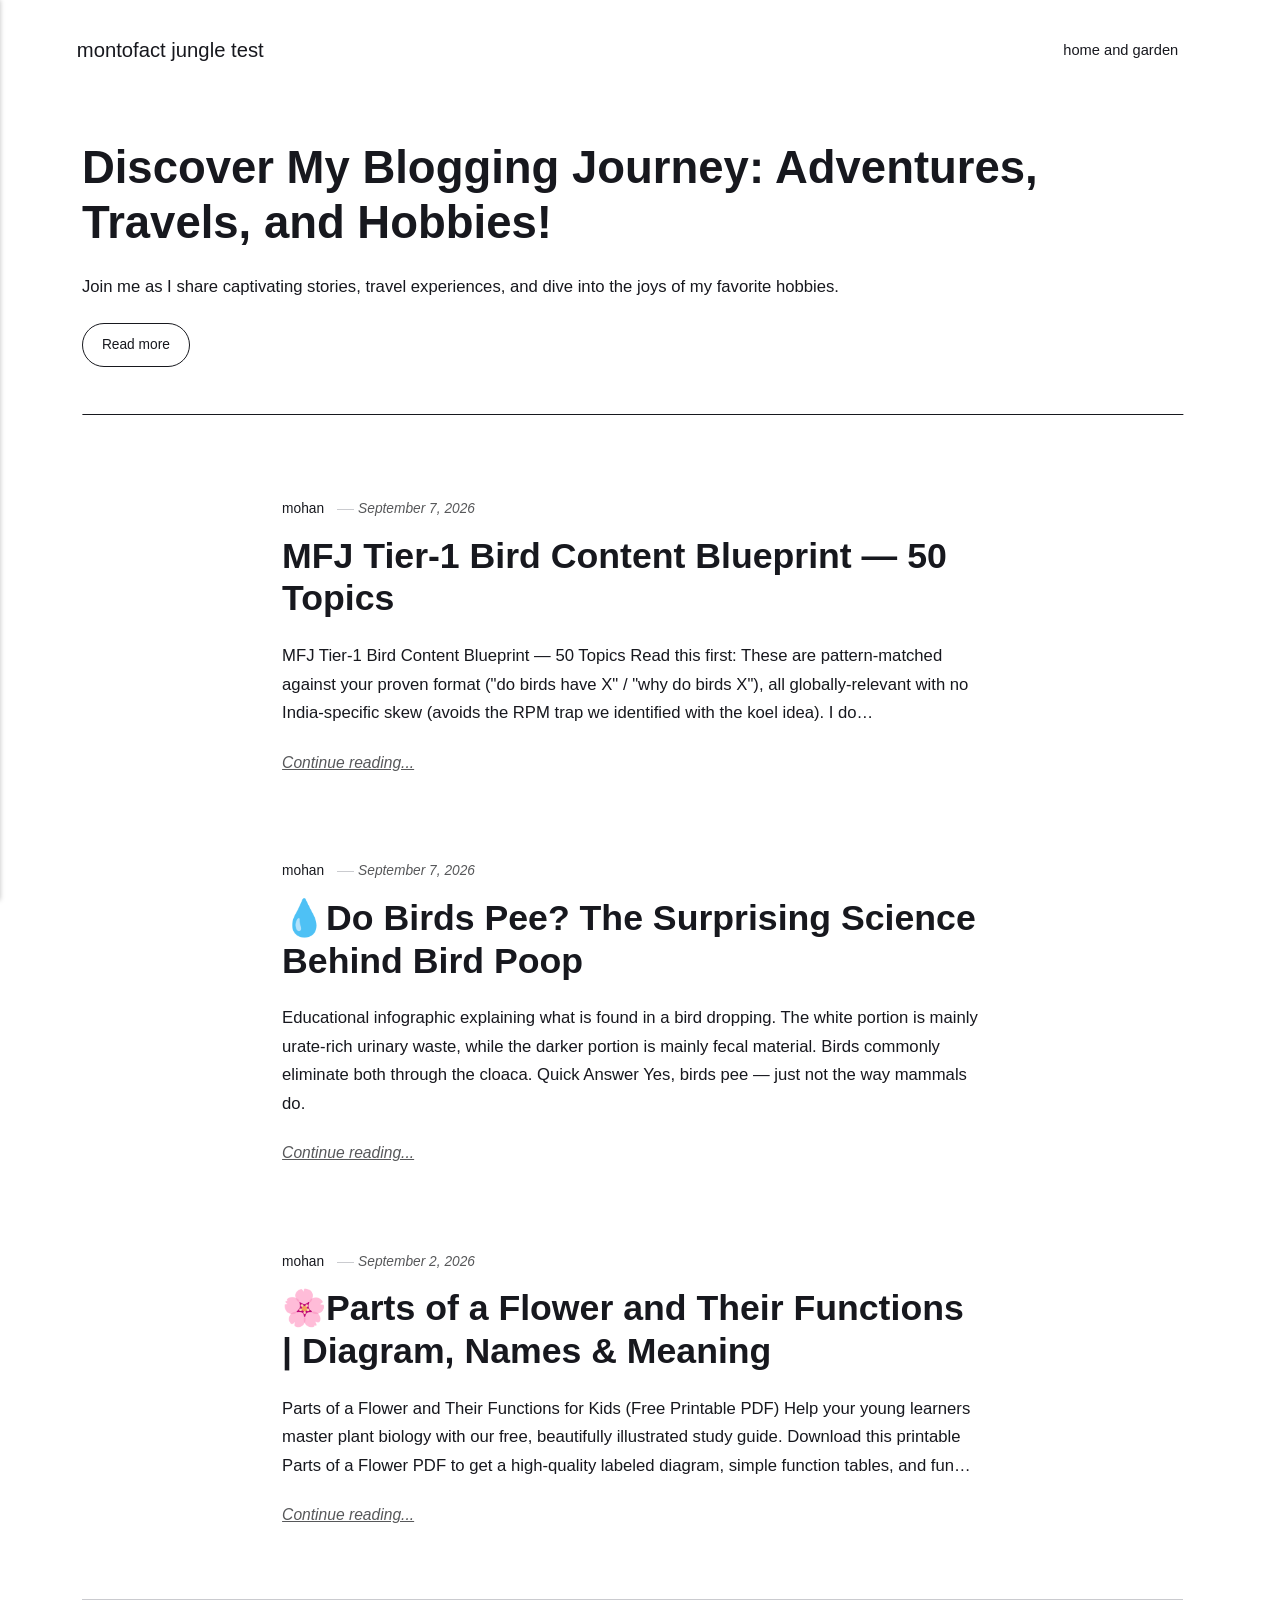
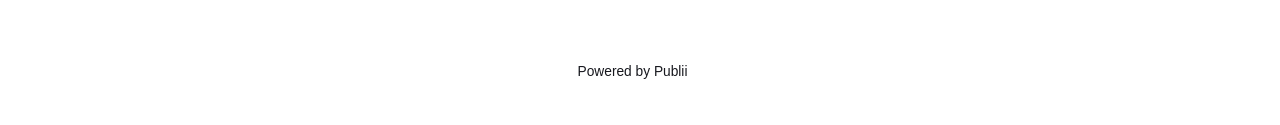
<file: index.html>
<!DOCTYPE html><html lang="en-gb"><head><meta charset="utf-8"><meta http-equiv="X-UA-Compatible" content="IE=edge"><meta name="viewport" content="width=device-width,initial-scale=1"><title>montofact jungle test</title><meta name="generator" content="Publii Open-Source CMS for Static Site"><link rel="canonical" href="https://mohanramus-ops.github.io/montotestjungle/"><link rel="alternate" type="application/atom+xml" href="https://mohanramus-ops.github.io/montotestjungle/feed.xml" title="montofact jungle test - RSS"><link rel="alternate" type="application/json" href="https://mohanramus-ops.github.io/montotestjungle/feed.json" title="montofact jungle test - JSON"><meta property="og:title" content="montofact jungle test"><meta property="og:site_name" content="montofact jungle test"><meta property="og:description" content=""><meta property="og:url" content="https://mohanramus-ops.github.io/montotestjungle/"><meta property="og:type" content="website"><link rel="stylesheet" href="https://mohanramus-ops.github.io/montotestjungle/assets/css/style.css?v&#x3D;5e9aa3da08871fda10e066498bb9ddf7"><script type="application/ld+json">{"@context":"http://schema.org","@type":"Organization","name":"montofact jungle test","url":"https://mohanramus-ops.github.io/montotestjungle/"}</script><noscript><style>img[loading] {
                    opacity: 1;
                }</style></noscript></head><body class="home-template"><header class="top js-header"><a class="logo" href="https://mohanramus-ops.github.io/montotestjungle/">montofact jungle test</a><nav class="navbar js-navbar"><button class="navbar__toggle js-toggle" aria-label="Menu" aria-haspopup="true" aria-expanded="false"><span class="navbar__toggle-box"><span class="navbar__toggle-inner">Menu</span></span></button><ul class="navbar__menu"><li><a href="https://mohanramus-ops.github.io/montotestjungle/parts-of-a-flower-and-their-functions-or-diagram-names-and-meaning.html" target="_self">home and garden</a></li></ul></nav></header><main><div class="hero hero--noimage"><header class="hero__content"><div class="wrapper"><h1>Discover My Blogging Journey: Adventures, Travels, and Hobbies!</h1><p>Join me as I share captivating stories, travel experiences, and dive into the joys of my favorite hobbies.</p><p><a href="#" class="btn">Read more</a></p></div></header></div><div class="wrapper feed"><article class="feed__item feed__item--centered"><div class="feed__content"><header><div class="feed__meta"><a href="https://mohanramus-ops.github.io/montotestjungle/authors/mohan/" class="feed__author">mohan</a> <time datetime="2026-09-07T11:48" class="feed__date">September 7, 2026</time></div><h2 class="feed__title"><a href="https://mohanramus-ops.github.io/montotestjungle/mfj-tier-1-bird-content-blueprint-50-topics.html">MFJ Tier-1 Bird Content Blueprint — 50 Topics</a></h2></header><p>MFJ Tier-1 Bird Content Blueprint — 50 Topics Read this first: These are pattern-matched against your proven format ("do birds have X" / "why do birds X"), all globally-relevant with no India-specific skew (avoids the RPM trap we identified with the koel idea). I do&hellip;</p><a href="https://mohanramus-ops.github.io/montotestjungle/mfj-tier-1-bird-content-blueprint-50-topics.html" class="readmore feed__readmore">Continue reading...</a></div></article><article class="feed__item feed__item--centered"><div class="feed__content"><header><div class="feed__meta"><a href="https://mohanramus-ops.github.io/montotestjungle/authors/mohan/" class="feed__author">mohan</a> <time datetime="2026-09-07T11:08" class="feed__date">September 7, 2026</time></div><h2 class="feed__title"><a href="https://mohanramus-ops.github.io/montotestjungle/do-birds-pee.html">💧Do Birds Pee? The Surprising Science Behind Bird Poop</a></h2></header><p>Educational infographic explaining what is found in a bird dropping. The white portion is mainly urate-rich urinary waste, while the darker portion is mainly fecal material. Birds commonly eliminate both through the cloaca. Quick Answer Yes, birds pee — just not the way mammals do.</p><a href="https://mohanramus-ops.github.io/montotestjungle/do-birds-pee.html" class="readmore feed__readmore">Continue reading...</a></div></article><article class="feed__item feed__item--centered"><div class="feed__content"><header><div class="feed__meta"><a href="https://mohanramus-ops.github.io/montotestjungle/authors/mohan/" class="feed__author">mohan</a> <time datetime="2026-09-02T16:52" class="feed__date">September 2, 2026</time></div><h2 class="feed__title"><a href="https://mohanramus-ops.github.io/montotestjungle/parts-of-a-flower-and-their-functions-or-diagram-names-and-meaning.html">🌸Parts of a Flower and Their Functions | Diagram, Names &amp; Meaning</a></h2></header><p>Parts of a Flower and Their Functions for Kids (Free Printable PDF) Help your young learners master plant biology with our free, beautifully illustrated study guide. Download this printable Parts of a Flower PDF to get a high-quality labeled diagram, simple function tables, and fun&hellip;</p><a href="https://mohanramus-ops.github.io/montotestjungle/parts-of-a-flower-and-their-functions-or-diagram-names-and-meaning.html" class="readmore feed__readmore">Continue reading...</a></div></article></div></main><footer class="footer"><div class="wrapper"><div class="footer__copyright"><p>Powered by Publii</p></div><button id="backToTop" class="footer__bttop" aria-label="Back to top" title="Back to top"><svg width="20" height="20"><use xlink:href="https://mohanramus-ops.github.io/montotestjungle/assets/svg/svg-map.svg#toparrow"/></svg></button></div></footer><script defer="defer" src="https://mohanramus-ops.github.io/montotestjungle/assets/js/scripts.min.js?v&#x3D;dafec4f87fead6718cb125f0b0fc8441"></script><script>window.publiiThemeMenuConfig={mobileMenuMode:'sidebar',animationSpeed:300,submenuWidth: 'auto',doubleClickTime:500,mobileMenuExpandableSubmenus:true,relatedContainerForOverlayMenuSelector:'.top'};</script><script>var images = document.querySelectorAll('img[loading]');
        for (var i = 0; i < images.length; i++) {
            if (images[i].complete) {
                images[i].classList.add('is-loaded');
            } else {
                images[i].addEventListener('load', function () {
                    this.classList.add('is-loaded');
                }, false);
            }
        }</script></body></html>
</file>
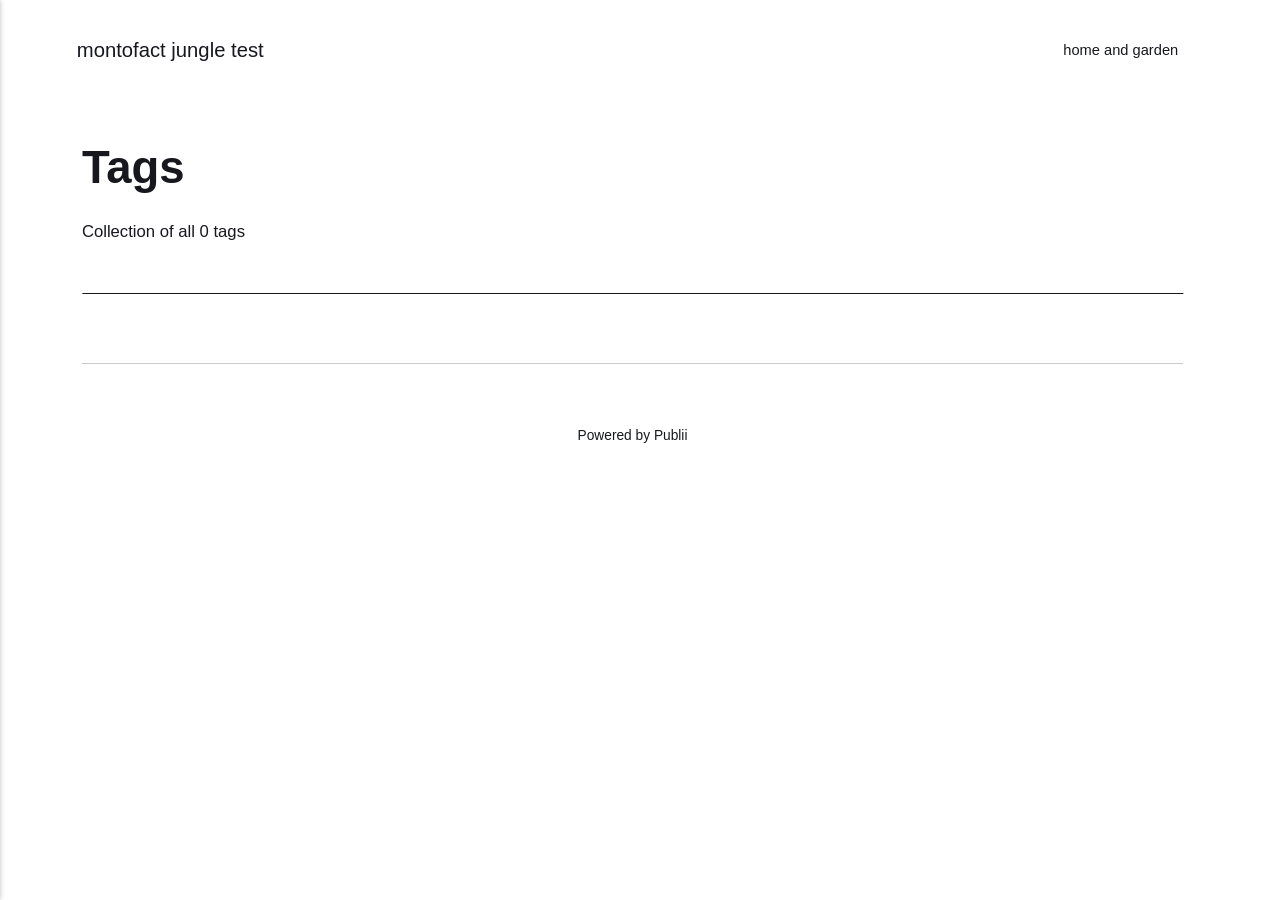
<file: tags/index.html>
<!DOCTYPE html><html lang="en-gb"><head><meta charset="utf-8"><meta http-equiv="X-UA-Compatible" content="IE=edge"><meta name="viewport" content="width=device-width,initial-scale=1"><title>All tags - montofact jungle test</title><meta name="robots" content="noindex, follow"><meta name="generator" content="Publii Open-Source CMS for Static Site"><link rel="alternate" type="application/atom+xml" href="https://mohanramus-ops.github.io/montotestjungle/feed.xml" title="montofact jungle test - RSS"><link rel="alternate" type="application/json" href="https://mohanramus-ops.github.io/montotestjungle/feed.json" title="montofact jungle test - JSON"><meta property="og:title" content="montofact jungle test"><meta property="og:site_name" content="montofact jungle test"><meta property="og:description" content=""><meta property="og:url" content="https://mohanramus-ops.github.io/montotestjungle/tags/"><meta property="og:type" content="website"><link rel="stylesheet" href="https://mohanramus-ops.github.io/montotestjungle/assets/css/style.css?v&#x3D;5e9aa3da08871fda10e066498bb9ddf7"><script type="application/ld+json">{"@context":"http://schema.org","@type":"Organization","name":"montofact jungle test","url":"https://mohanramus-ops.github.io/montotestjungle/"}</script><noscript><style>img[loading] {
                    opacity: 1;
                }</style></noscript></head><body class="tags-template"><header class="top js-header"><a class="logo" href="https://mohanramus-ops.github.io/montotestjungle/">montofact jungle test</a><nav class="navbar js-navbar"><button class="navbar__toggle js-toggle" aria-label="Menu" aria-haspopup="true" aria-expanded="false"><span class="navbar__toggle-box"><span class="navbar__toggle-inner">Menu</span></span></button><ul class="navbar__menu"><li><a href="https://mohanramus-ops.github.io/montotestjungle/parts-of-a-flower-and-their-functions-or-diagram-names-and-meaning.html" target="_self">home and garden</a></li></ul></nav></header><main class="page page--tags"><div class="hero hero--noimage"><header class="hero__content"><div class="wrapper"><h1>Tags</h1><p class="page__desc">Collection of all 0 tags</p></div></header></div><div class="wrapper"><ul class="feed feed--grid"></ul></div></main><footer class="footer"><div class="wrapper"><div class="footer__copyright"><p>Powered by Publii</p></div><button id="backToTop" class="footer__bttop" aria-label="Back to top" title="Back to top"><svg width="20" height="20"><use xlink:href="https://mohanramus-ops.github.io/montotestjungle/assets/svg/svg-map.svg#toparrow"/></svg></button></div></footer><script defer="defer" src="https://mohanramus-ops.github.io/montotestjungle/assets/js/scripts.min.js?v&#x3D;dafec4f87fead6718cb125f0b0fc8441"></script><script>window.publiiThemeMenuConfig={mobileMenuMode:'sidebar',animationSpeed:300,submenuWidth: 'auto',doubleClickTime:500,mobileMenuExpandableSubmenus:true,relatedContainerForOverlayMenuSelector:'.top'};</script><script>var images = document.querySelectorAll('img[loading]');
        for (var i = 0; i < images.length; i++) {
            if (images[i].complete) {
                images[i].classList.add('is-loaded');
            } else {
                images[i].addEventListener('load', function () {
                    this.classList.add('is-loaded');
                }, false);
            }
        }</script></body></html>
</file>
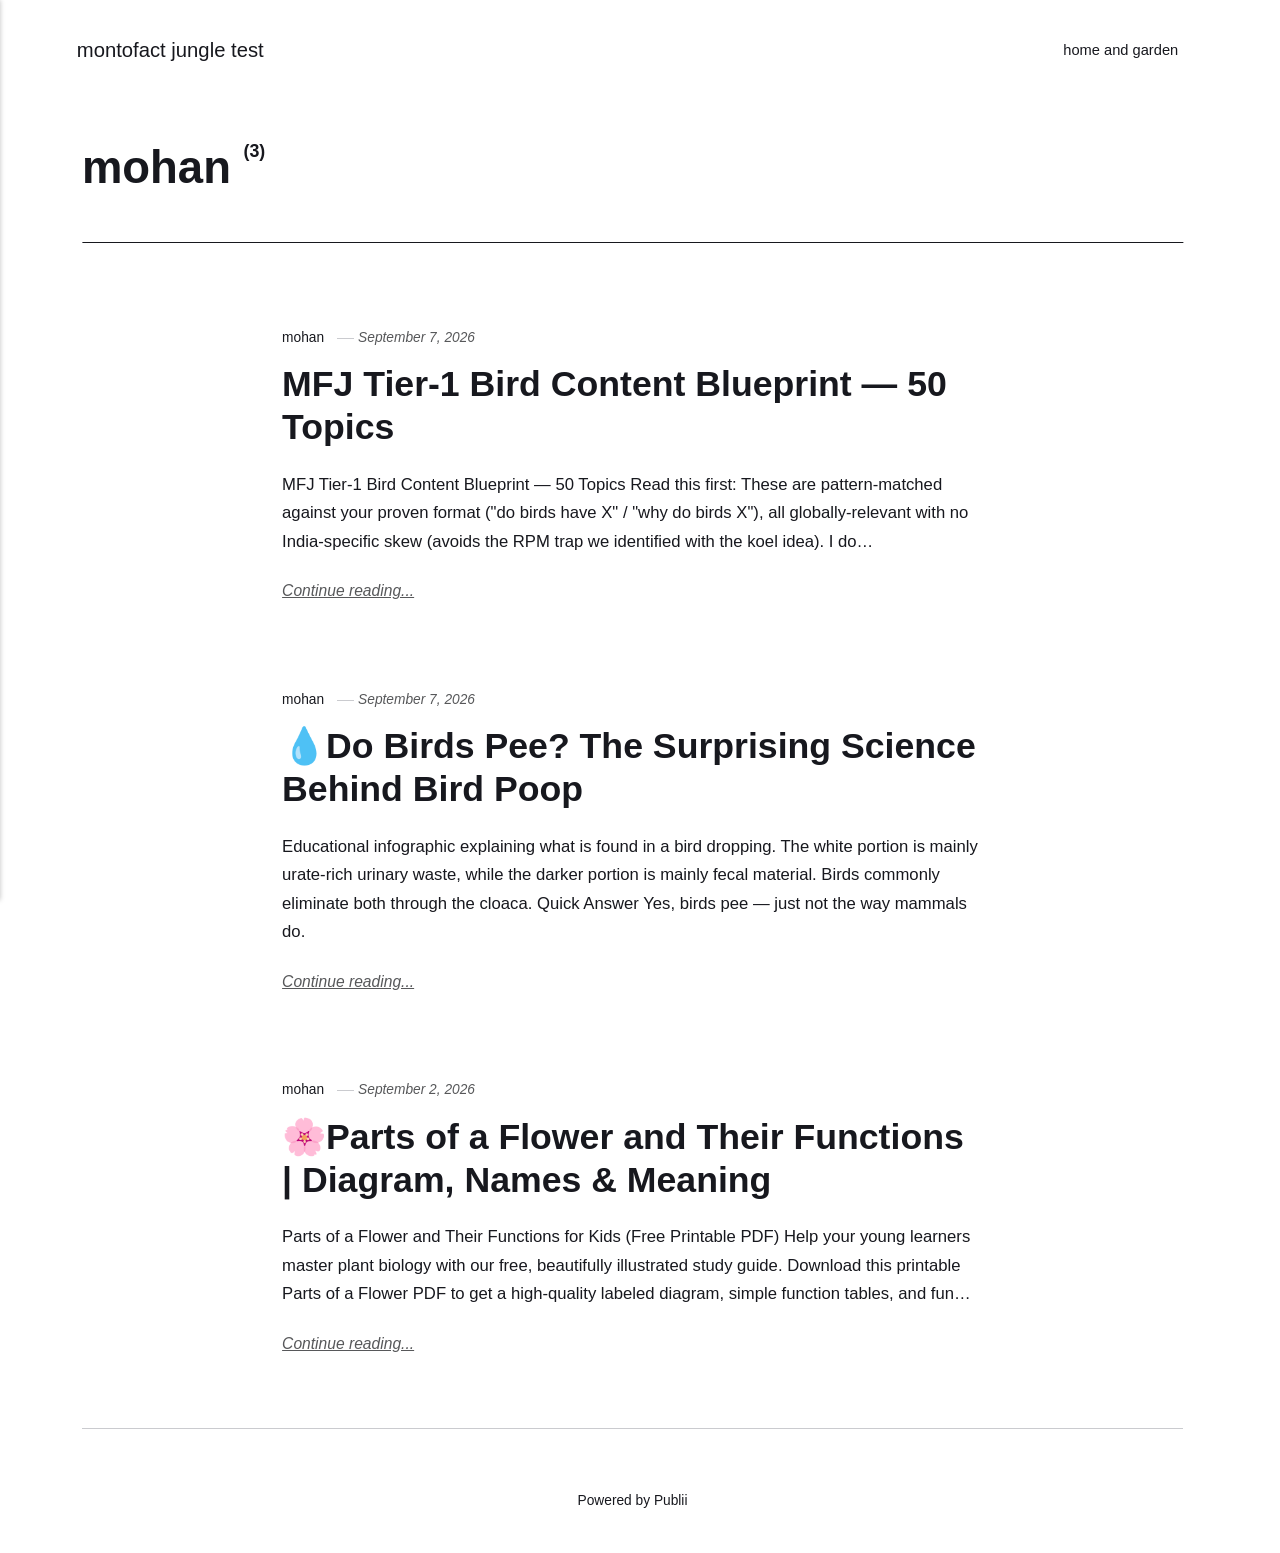
<file: authors/mohan/index.html>
<!DOCTYPE html><html lang="en-gb"><head><meta charset="utf-8"><meta http-equiv="X-UA-Compatible" content="IE=edge"><meta name="viewport" content="width=device-width,initial-scale=1"><title>Author: mohan - montofact jungle test</title><meta name="robots" content="noindex, follow"><meta name="generator" content="Publii Open-Source CMS for Static Site"><link rel="alternate" type="application/atom+xml" href="https://mohanramus-ops.github.io/montotestjungle/feed.xml" title="montofact jungle test - RSS"><link rel="alternate" type="application/json" href="https://mohanramus-ops.github.io/montotestjungle/feed.json" title="montofact jungle test - JSON"><meta property="og:title" content="mohan"><meta property="og:site_name" content="montofact jungle test"><meta property="og:description" content=""><meta property="og:url" content="https://mohanramus-ops.github.io/montotestjungle/authors/mohan/"><meta property="og:type" content="website"><link rel="stylesheet" href="https://mohanramus-ops.github.io/montotestjungle/assets/css/style.css?v&#x3D;5e9aa3da08871fda10e066498bb9ddf7"><script type="application/ld+json">{"@context":"http://schema.org","@type":"Organization","name":"montofact jungle test","url":"https://mohanramus-ops.github.io/montotestjungle/"}</script><noscript><style>img[loading] {
                    opacity: 1;
                }</style></noscript></head><body class="author-template"><header class="top js-header"><a class="logo" href="https://mohanramus-ops.github.io/montotestjungle/">montofact jungle test</a><nav class="navbar js-navbar"><button class="navbar__toggle js-toggle" aria-label="Menu" aria-haspopup="true" aria-expanded="false"><span class="navbar__toggle-box"><span class="navbar__toggle-inner">Menu</span></span></button><ul class="navbar__menu"><li><a href="https://mohanramus-ops.github.io/montotestjungle/parts-of-a-flower-and-their-functions-or-diagram-names-and-meaning.html" target="_self">home and garden</a></li></ul></nav></header><main class="page page--author"><div class="hero hero--noimage"><header class="hero__content"><div class="wrapper page--author__wrapper"><div><h1>mohan <sup>(3)</sup></h1></div></div></header></div><div class="wrapper feed"><article class="feed__item feed__item--centered"><div class="feed__content"><header><div class="feed__meta"><a href="https://mohanramus-ops.github.io/montotestjungle/authors/mohan/" class="feed__author">mohan</a> <time datetime="2026-09-07T11:48" class="feed__date">September 7, 2026</time></div><h2 class="feed__title"><a href="https://mohanramus-ops.github.io/montotestjungle/mfj-tier-1-bird-content-blueprint-50-topics.html">MFJ Tier-1 Bird Content Blueprint — 50 Topics</a></h2></header><p>MFJ Tier-1 Bird Content Blueprint — 50 Topics Read this first: These are pattern-matched against your proven format ("do birds have X" / "why do birds X"), all globally-relevant with no India-specific skew (avoids the RPM trap we identified with the koel idea). I do&hellip;</p><a href="https://mohanramus-ops.github.io/montotestjungle/mfj-tier-1-bird-content-blueprint-50-topics.html" class="readmore feed__readmore">Continue reading...</a></div></article><article class="feed__item feed__item--centered"><div class="feed__content"><header><div class="feed__meta"><a href="https://mohanramus-ops.github.io/montotestjungle/authors/mohan/" class="feed__author">mohan</a> <time datetime="2026-09-07T11:08" class="feed__date">September 7, 2026</time></div><h2 class="feed__title"><a href="https://mohanramus-ops.github.io/montotestjungle/do-birds-pee.html">💧Do Birds Pee? The Surprising Science Behind Bird Poop</a></h2></header><p>Educational infographic explaining what is found in a bird dropping. The white portion is mainly urate-rich urinary waste, while the darker portion is mainly fecal material. Birds commonly eliminate both through the cloaca. Quick Answer Yes, birds pee — just not the way mammals do.</p><a href="https://mohanramus-ops.github.io/montotestjungle/do-birds-pee.html" class="readmore feed__readmore">Continue reading...</a></div></article><article class="feed__item feed__item--centered"><div class="feed__content"><header><div class="feed__meta"><a href="https://mohanramus-ops.github.io/montotestjungle/authors/mohan/" class="feed__author">mohan</a> <time datetime="2026-09-02T16:52" class="feed__date">September 2, 2026</time></div><h2 class="feed__title"><a href="https://mohanramus-ops.github.io/montotestjungle/parts-of-a-flower-and-their-functions-or-diagram-names-and-meaning.html">🌸Parts of a Flower and Their Functions | Diagram, Names &amp; Meaning</a></h2></header><p>Parts of a Flower and Their Functions for Kids (Free Printable PDF) Help your young learners master plant biology with our free, beautifully illustrated study guide. Download this printable Parts of a Flower PDF to get a high-quality labeled diagram, simple function tables, and fun&hellip;</p><a href="https://mohanramus-ops.github.io/montotestjungle/parts-of-a-flower-and-their-functions-or-diagram-names-and-meaning.html" class="readmore feed__readmore">Continue reading...</a></div></article></div></main><footer class="footer"><div class="wrapper"><div class="footer__copyright"><p>Powered by Publii</p></div><button id="backToTop" class="footer__bttop" aria-label="Back to top" title="Back to top"><svg width="20" height="20"><use xlink:href="https://mohanramus-ops.github.io/montotestjungle/assets/svg/svg-map.svg#toparrow"/></svg></button></div></footer><script defer="defer" src="https://mohanramus-ops.github.io/montotestjungle/assets/js/scripts.min.js?v&#x3D;dafec4f87fead6718cb125f0b0fc8441"></script><script>window.publiiThemeMenuConfig={mobileMenuMode:'sidebar',animationSpeed:300,submenuWidth: 'auto',doubleClickTime:500,mobileMenuExpandableSubmenus:true,relatedContainerForOverlayMenuSelector:'.top'};</script><script>var images = document.querySelectorAll('img[loading]');
        for (var i = 0; i < images.length; i++) {
            if (images[i].complete) {
                images[i].classList.add('is-loaded');
            } else {
                images[i].addEventListener('load', function () {
                    this.classList.add('is-loaded');
                }, false);
            }
        }</script></body></html>
</file>
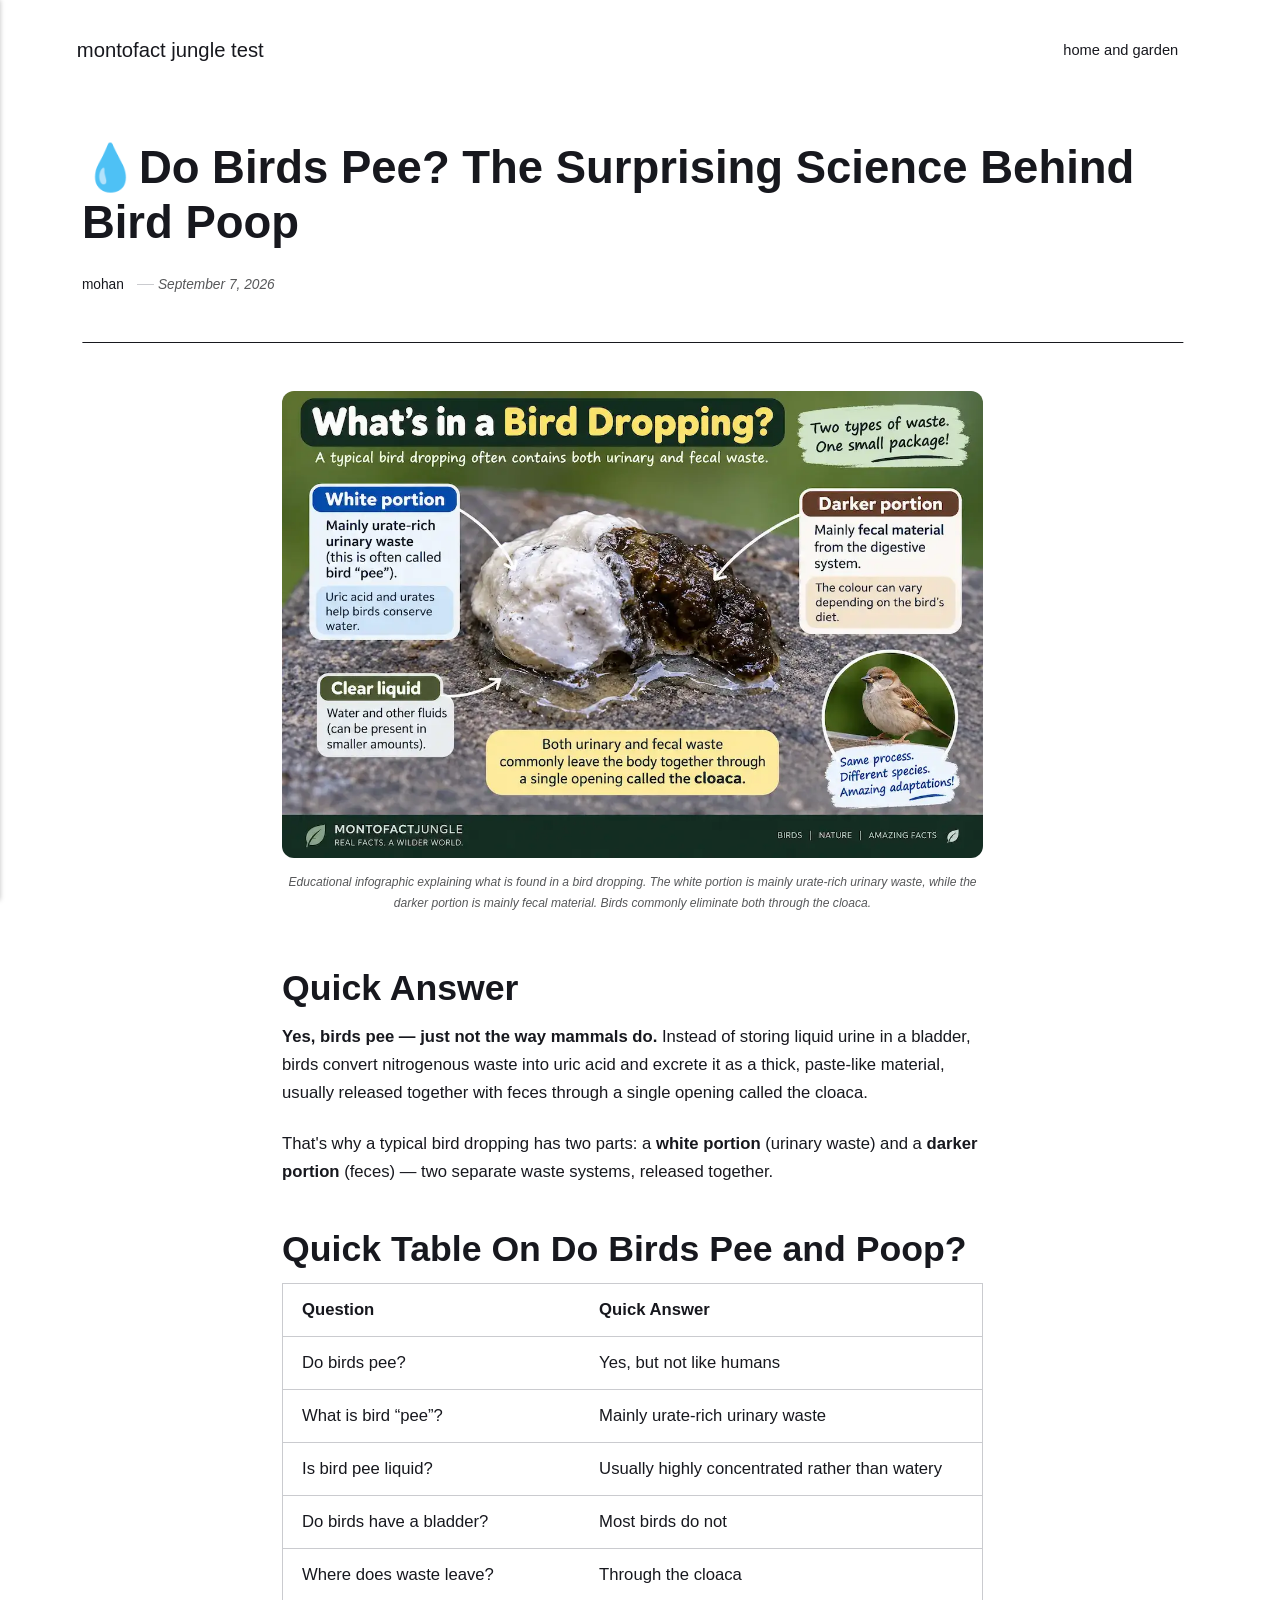
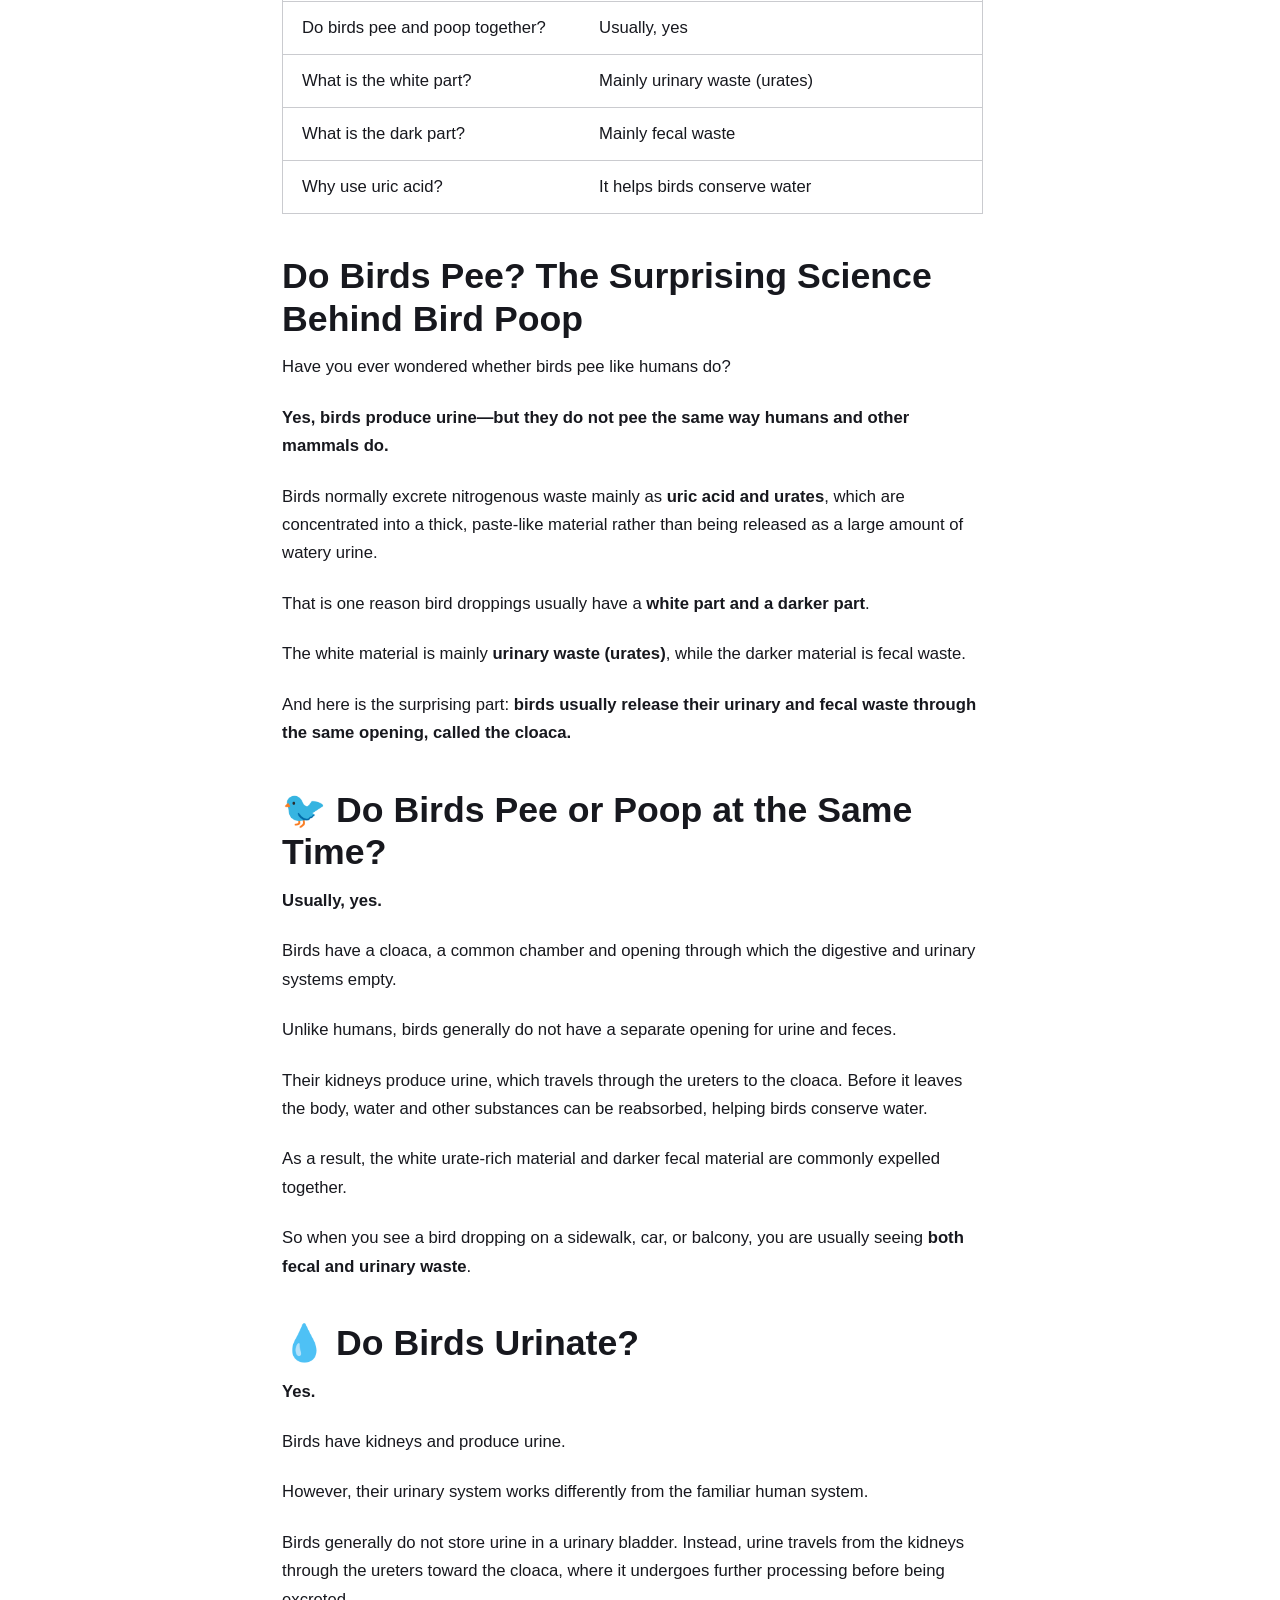
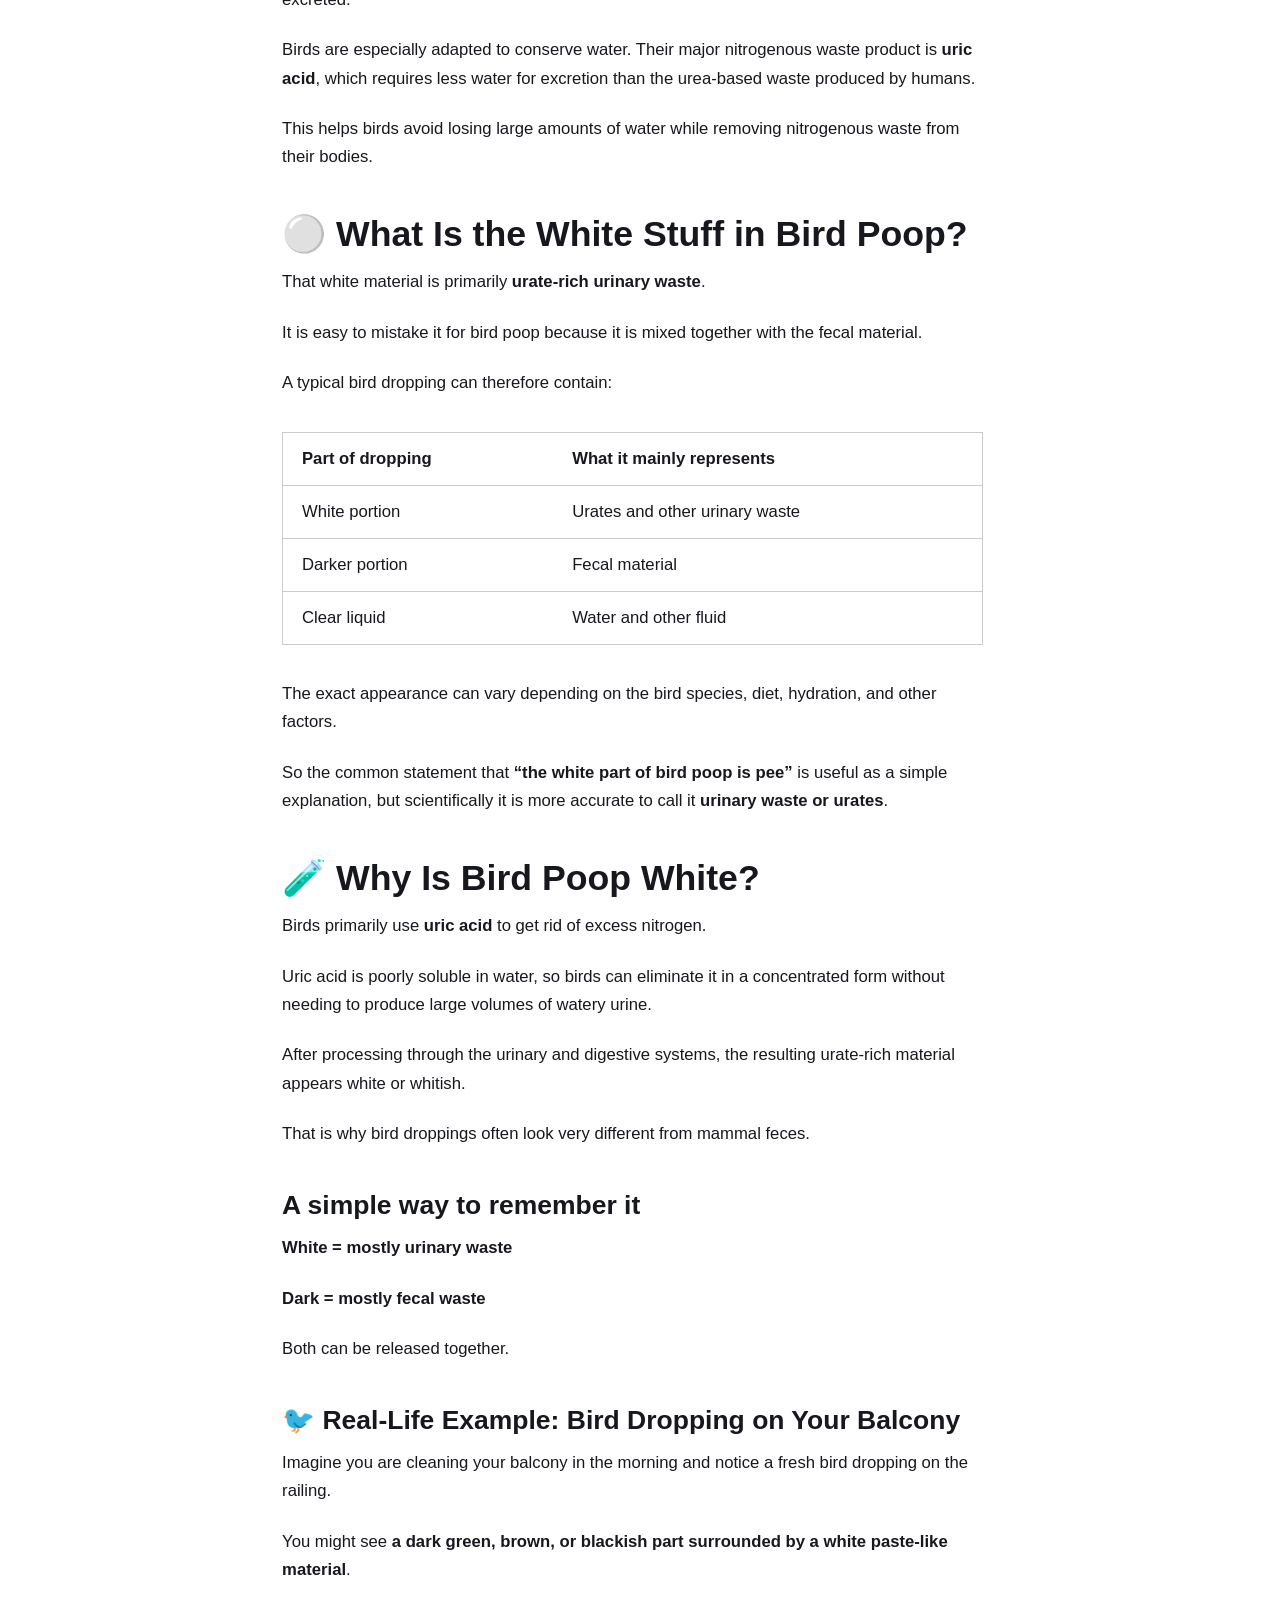
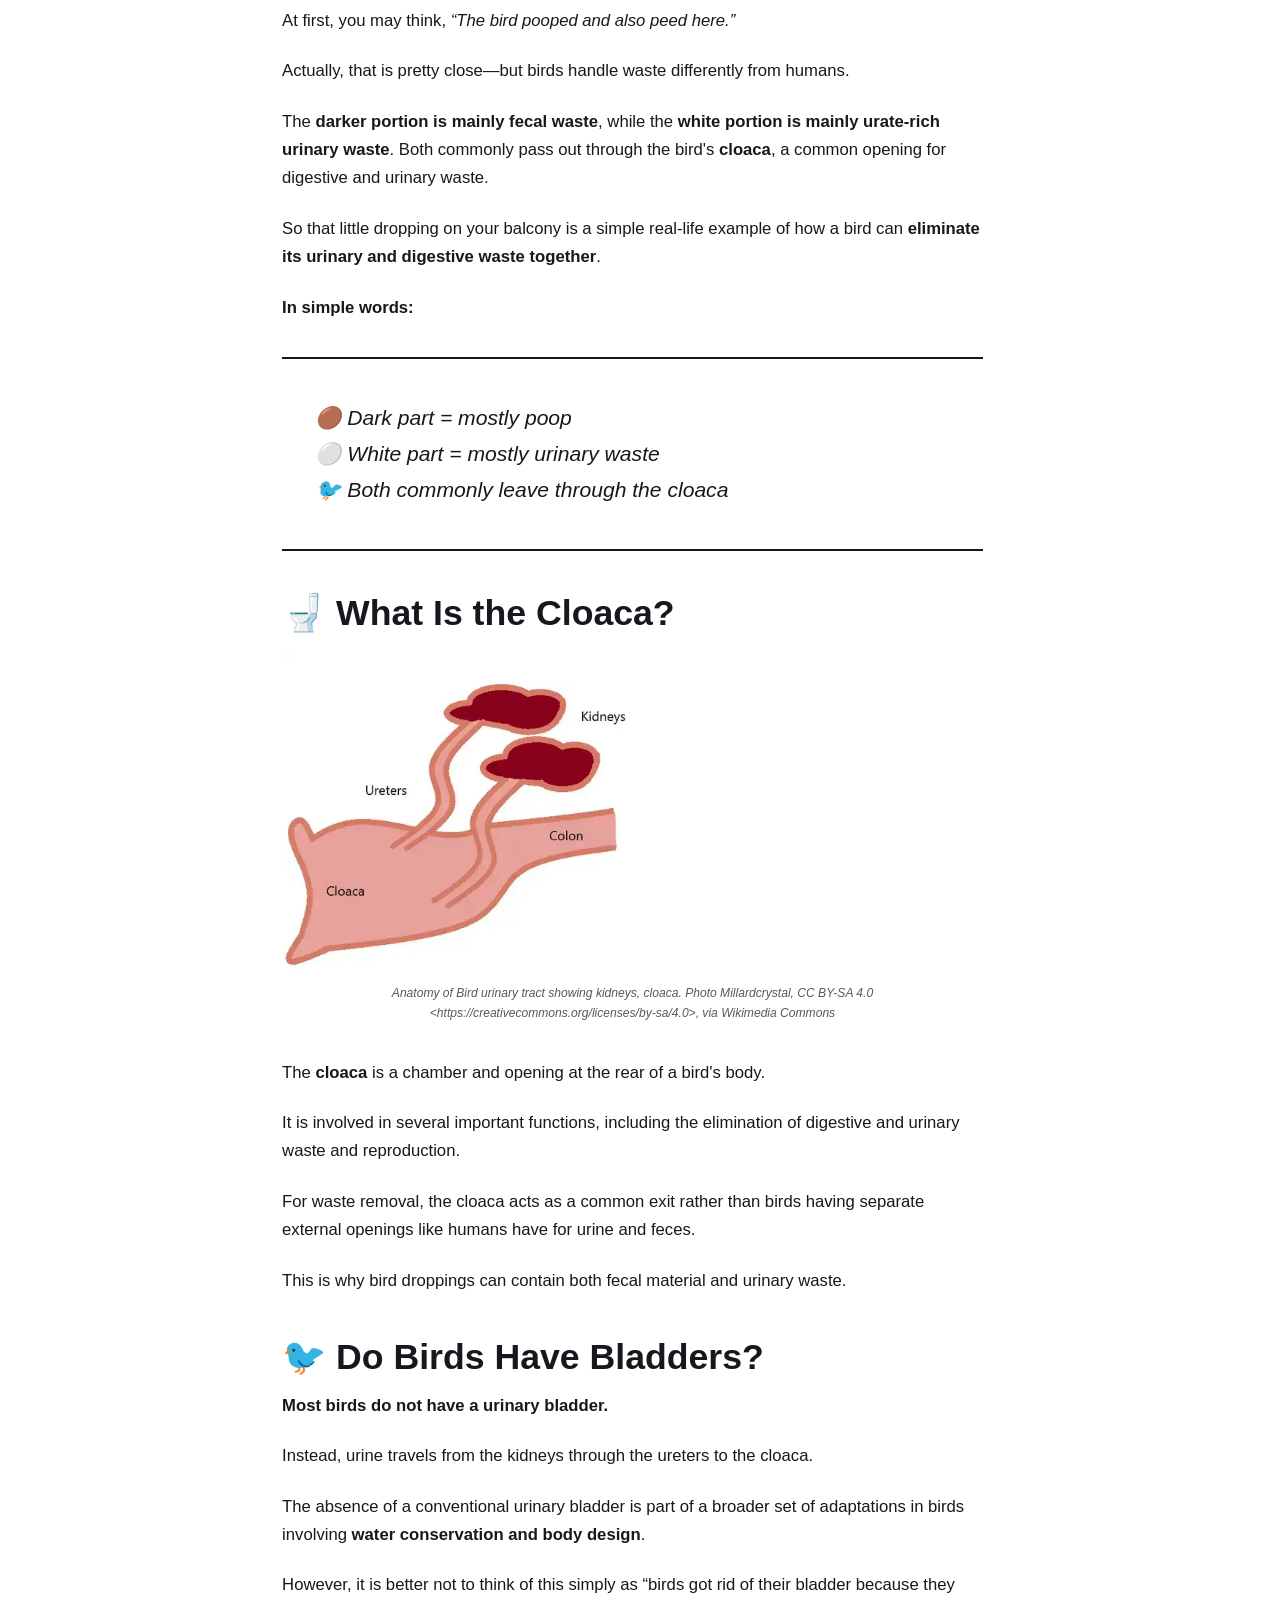
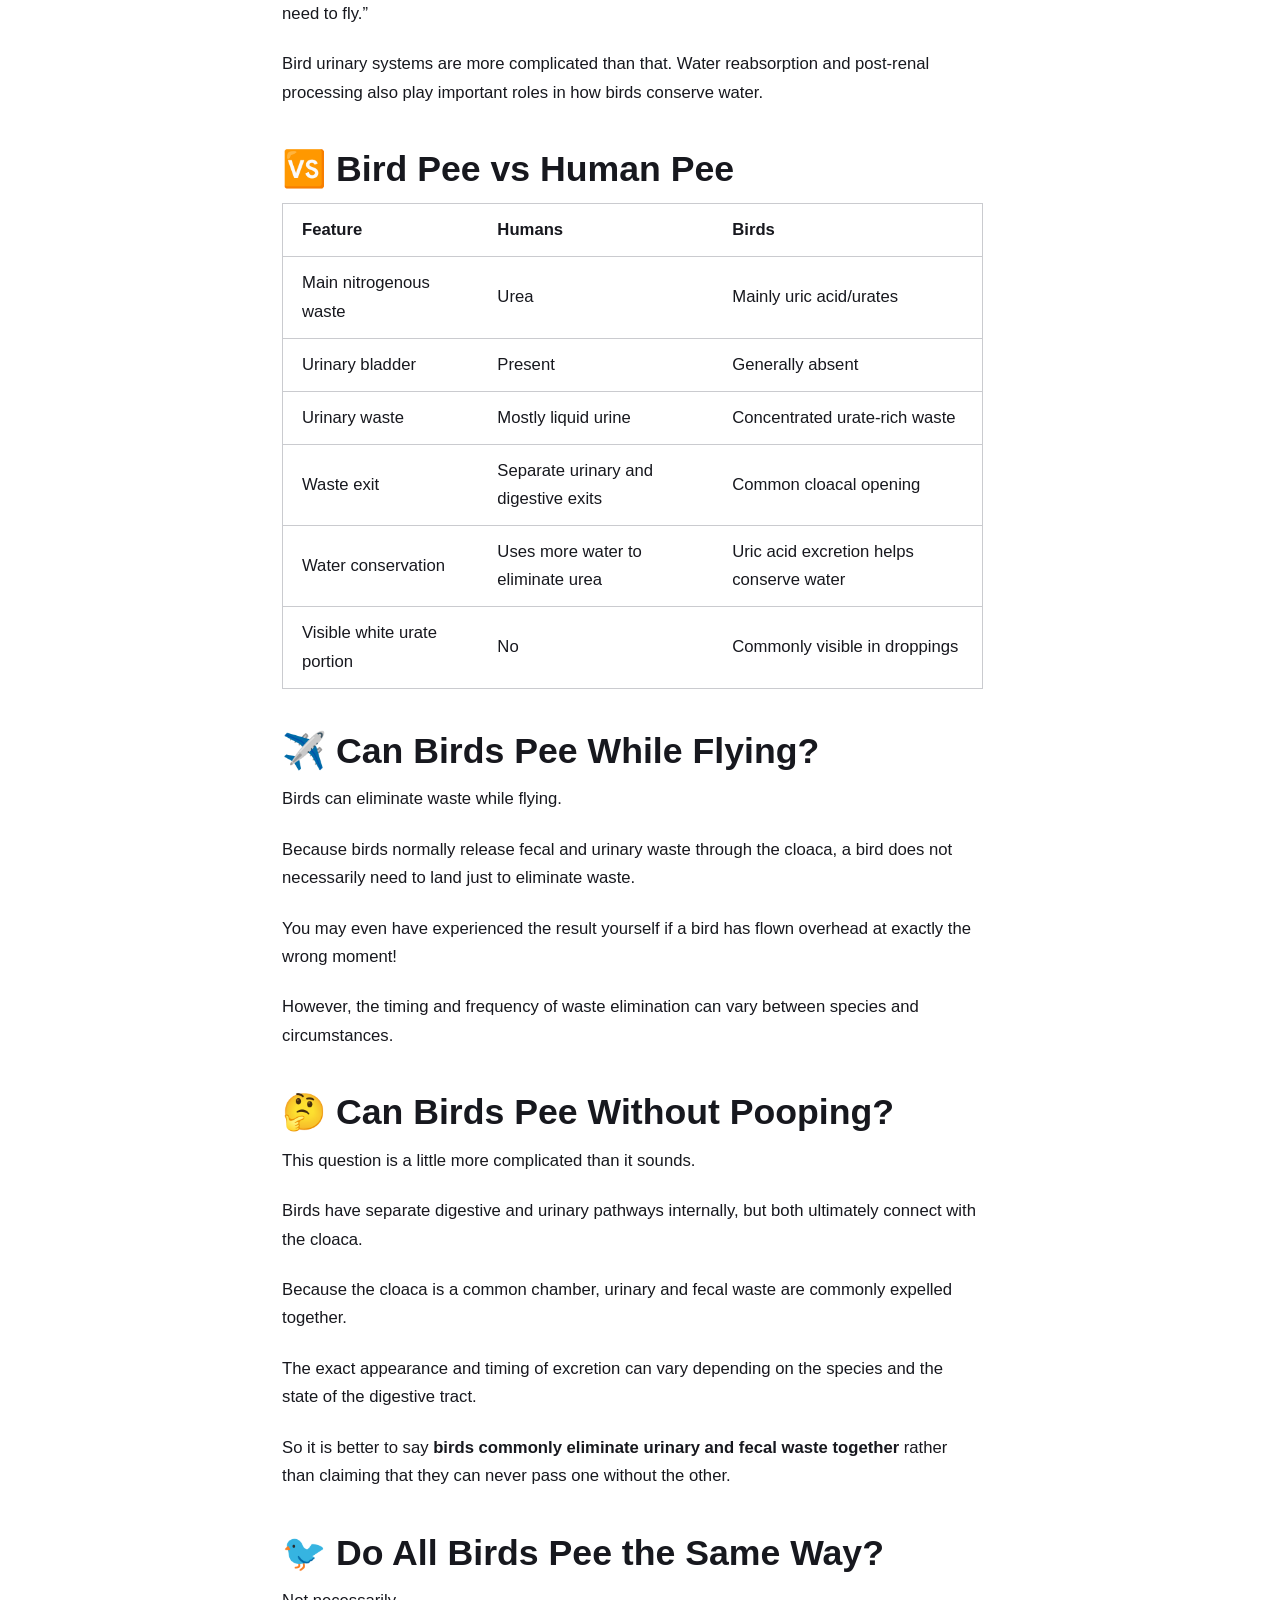
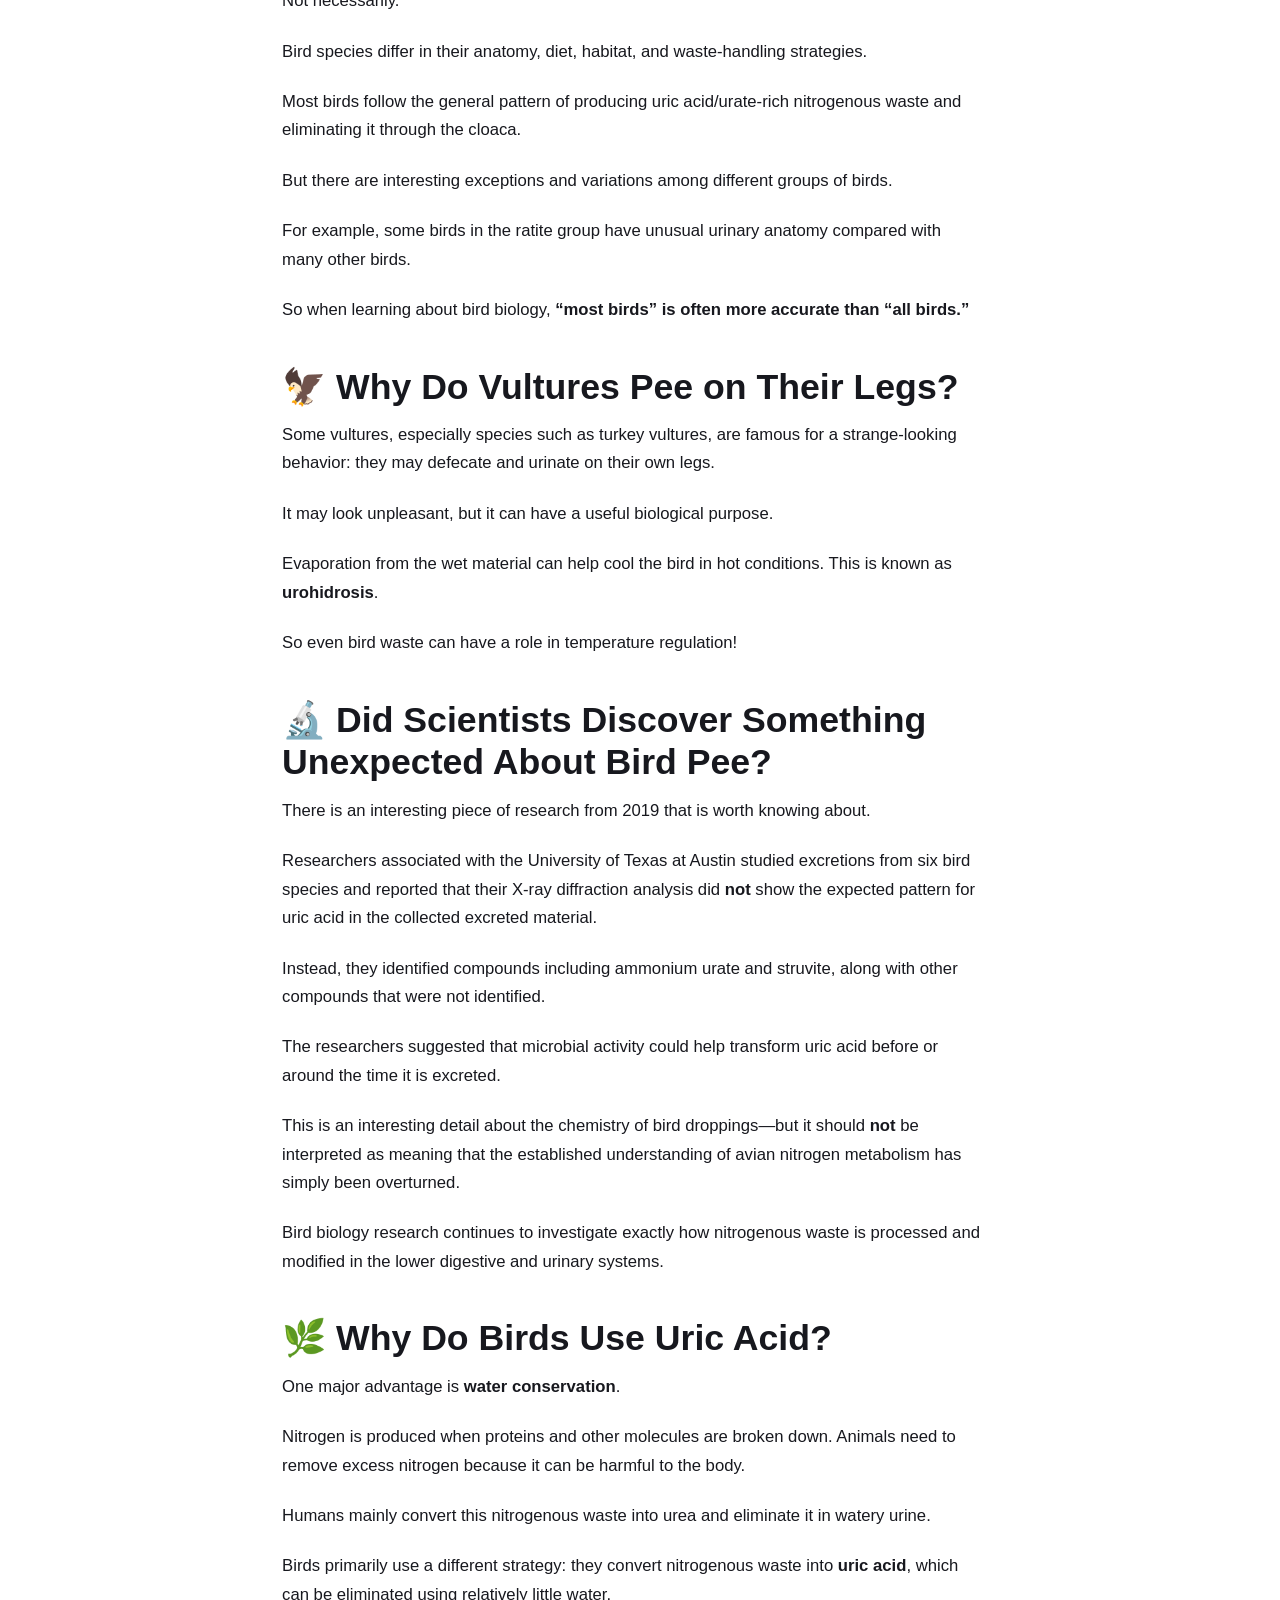
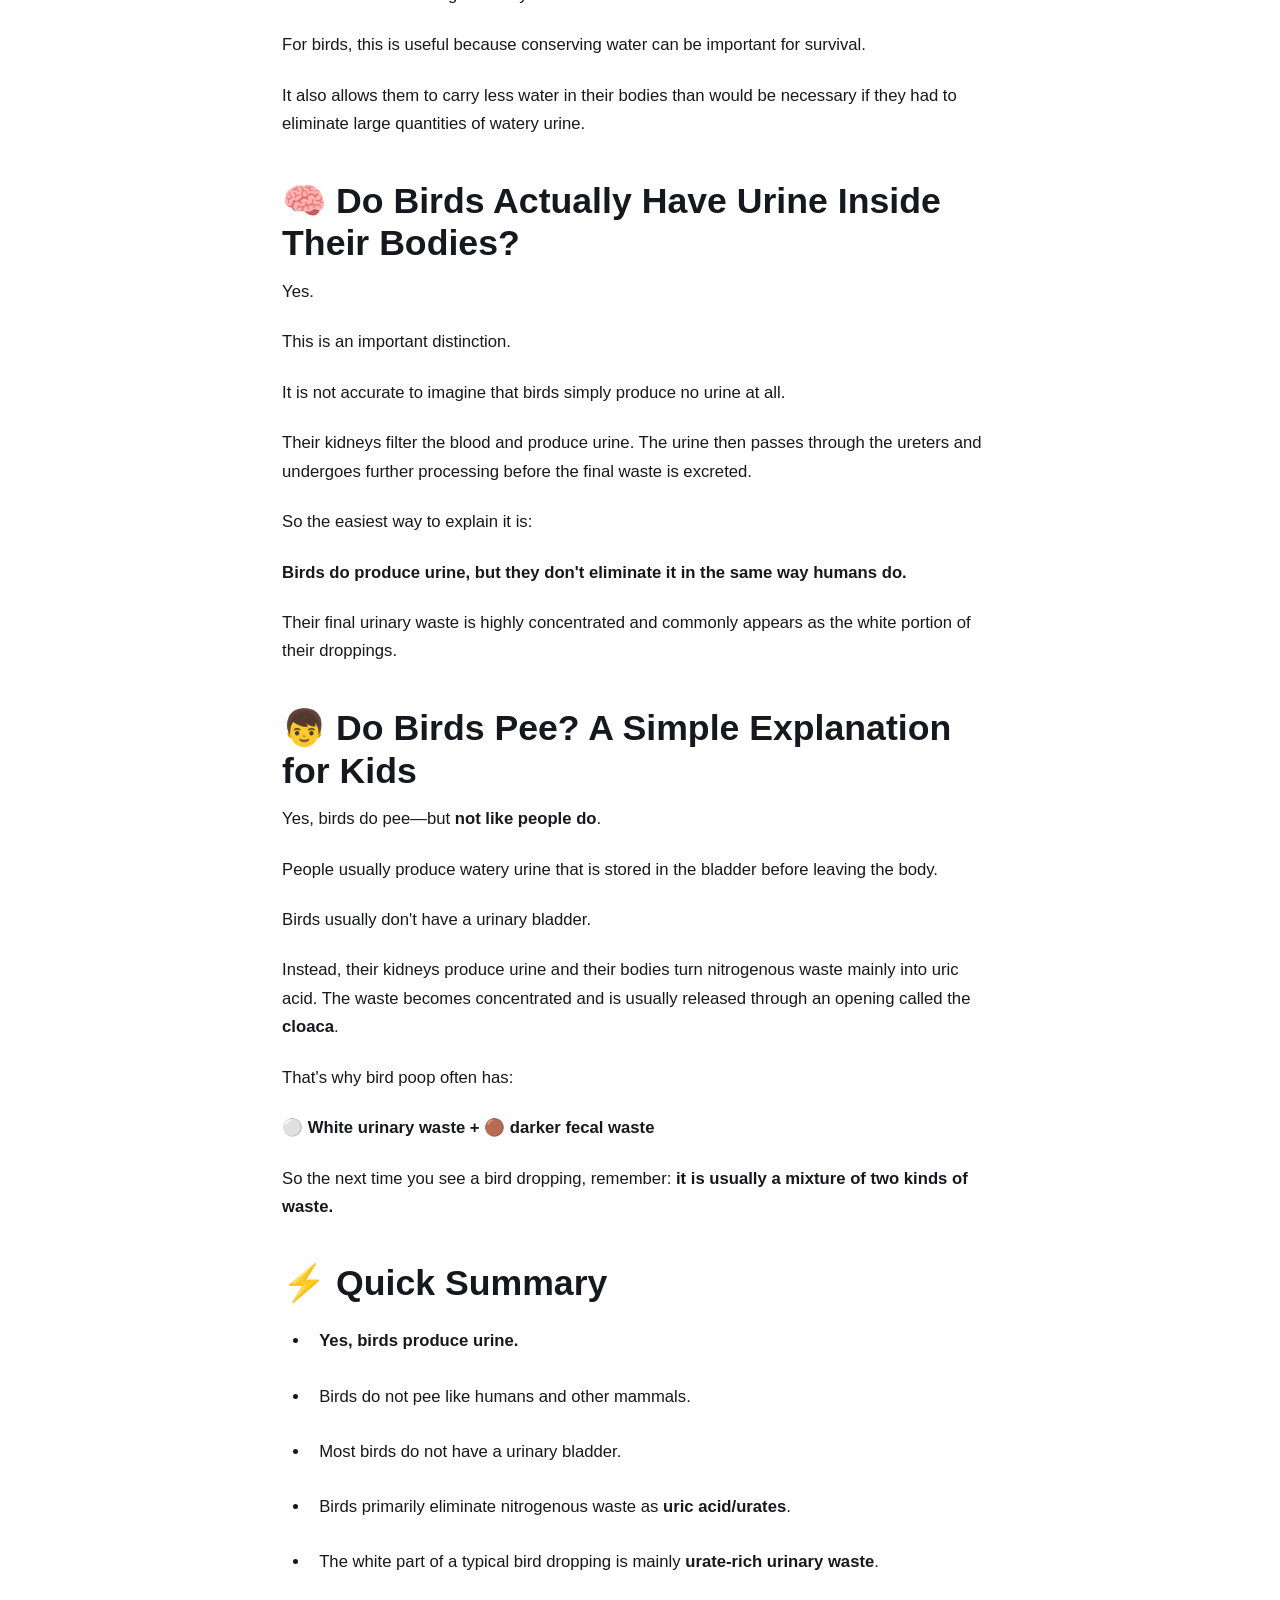
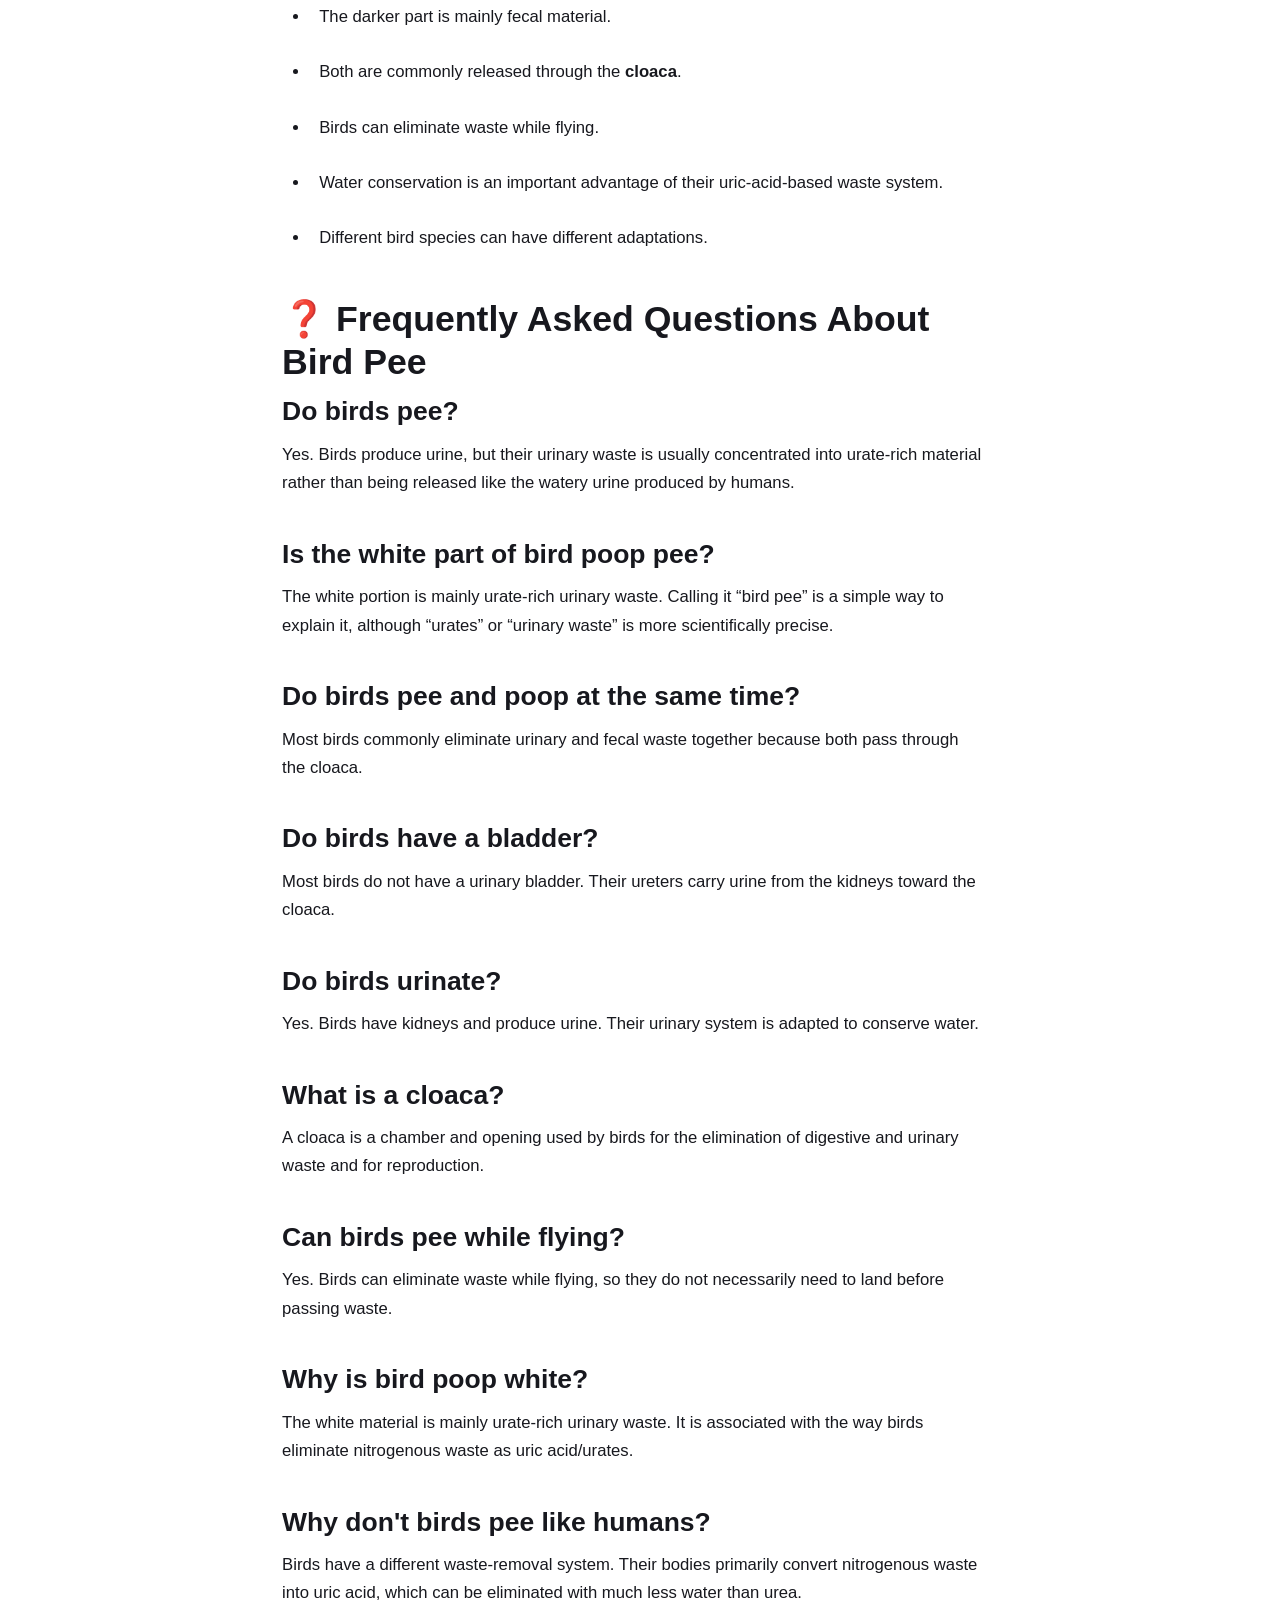
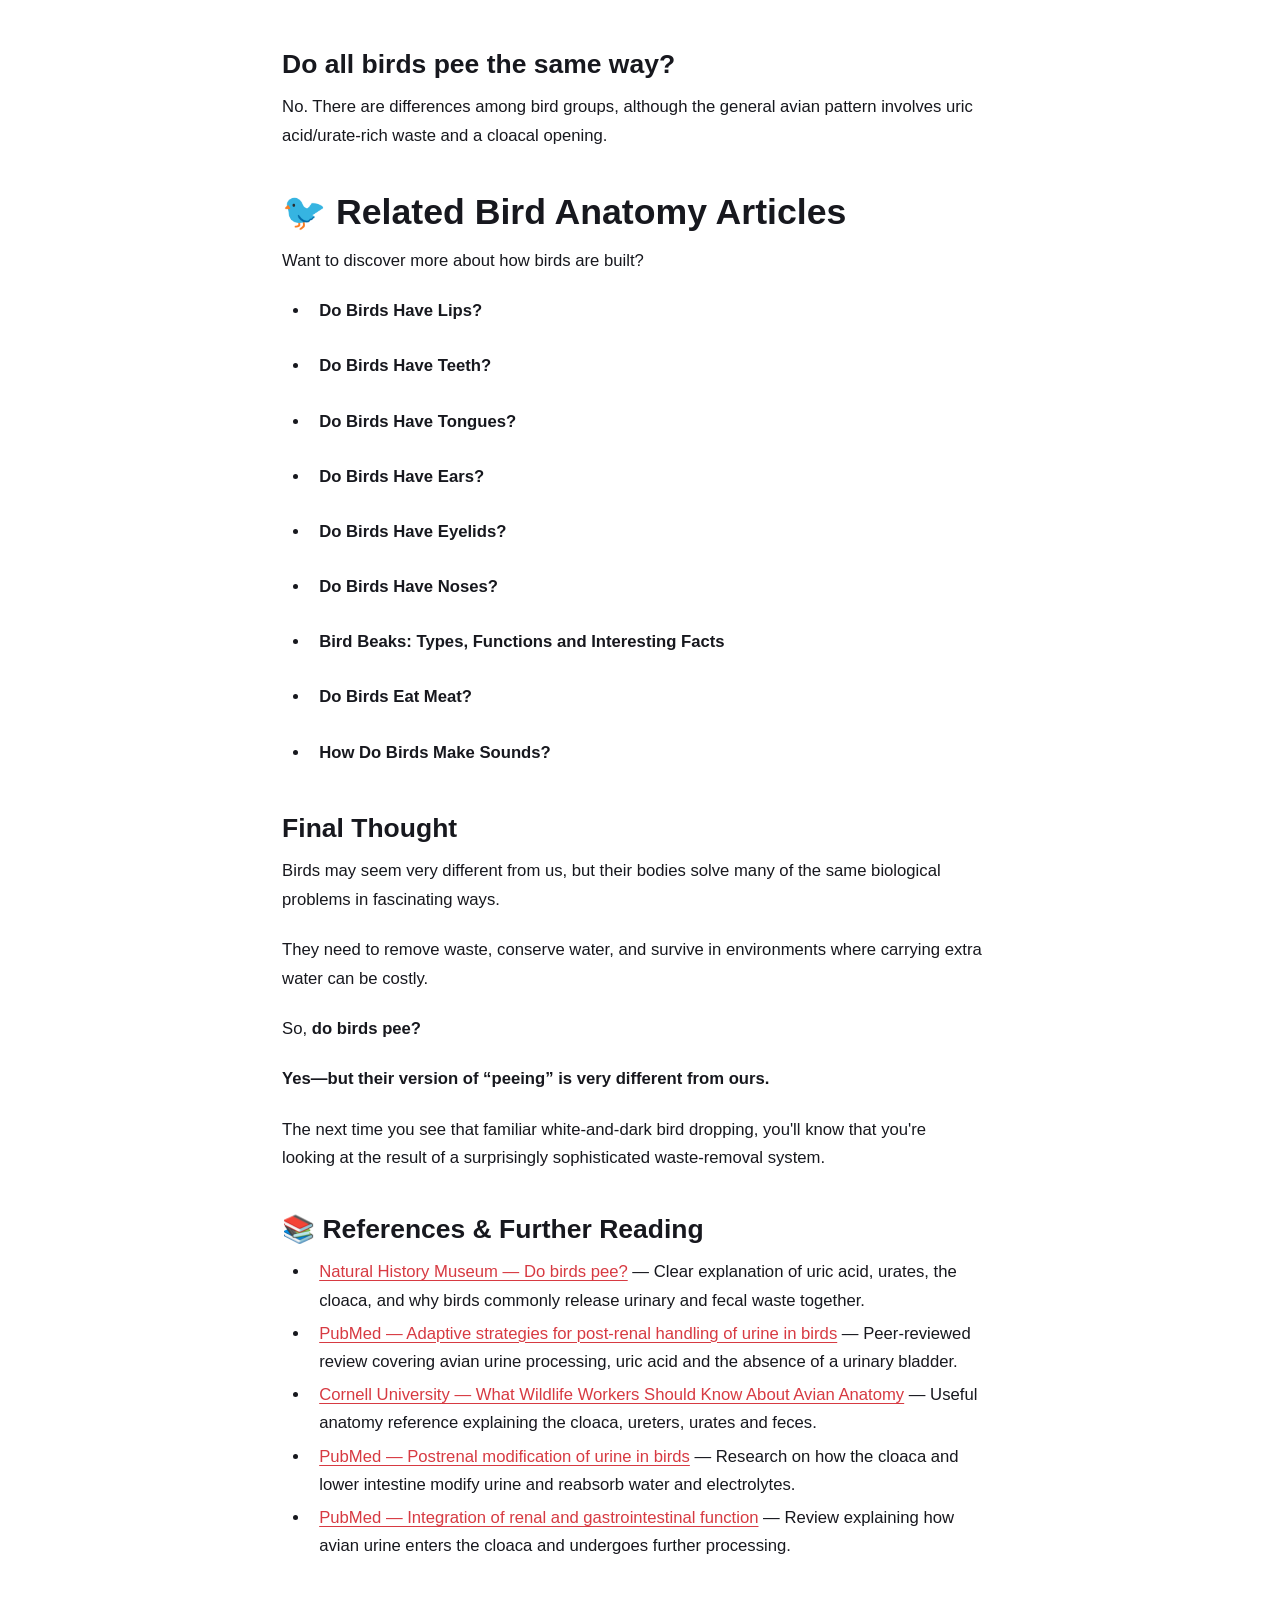
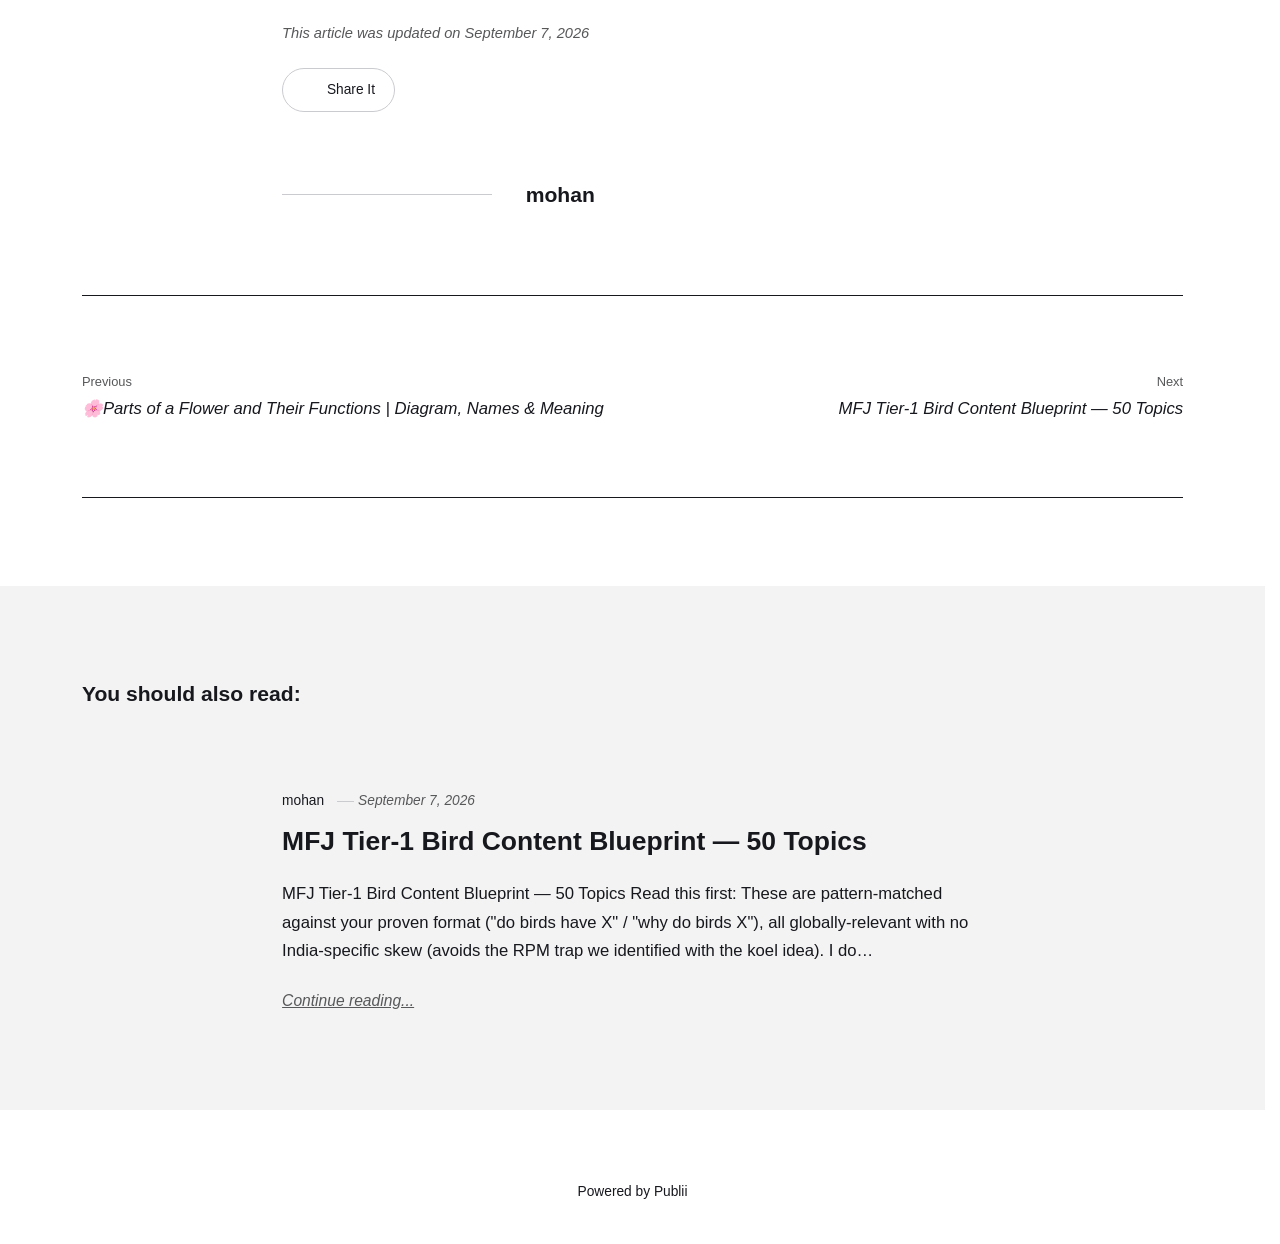
<file: do-birds-pee.html>
<!DOCTYPE html><html lang="en-gb"><head><meta charset="utf-8"><meta http-equiv="X-UA-Compatible" content="IE=edge"><meta name="viewport" content="width=device-width,initial-scale=1"><title>💧Do Birds Pee? The Surprising Science Behind Bird Poop - montofact jungle test</title><meta name="description" content="Do birds pee? Yes, but not like humans. Learn how birds produce urine, why bird poop is white, what urates are, and how the cloaca works."><meta name="generator" content="Publii Open-Source CMS for Static Site"><link rel="canonical" href="https://mohanramus-ops.github.io/montotestjungle/do-birds-pee.html"><link rel="alternate" type="application/atom+xml" href="https://mohanramus-ops.github.io/montotestjungle/feed.xml" title="montofact jungle test - RSS"><link rel="alternate" type="application/json" href="https://mohanramus-ops.github.io/montotestjungle/feed.json" title="montofact jungle test - JSON"><meta property="og:title" content="💧Do Birds Pee? The Surprising Science Behind Bird Poop"><meta property="og:site_name" content="montofact jungle test"><meta property="og:description" content="Do birds pee? Yes, but not like humans. Learn how birds produce urine, why bird poop is white, what urates are, and how the cloaca works."><meta property="og:url" content="https://mohanramus-ops.github.io/montotestjungle/do-birds-pee.html"><meta property="og:type" content="article"><link rel="stylesheet" href="https://mohanramus-ops.github.io/montotestjungle/assets/css/style.css?v&#x3D;5e9aa3da08871fda10e066498bb9ddf7"><script type="application/ld+json">{"@context":"http://schema.org","@type":"Article","mainEntityOfPage":{"@type":"WebPage","@id":"https://mohanramus-ops.github.io/montotestjungle/do-birds-pee.html"},"headline":"💧Do Birds Pee? The Surprising Science Behind Bird Poop","datePublished":"2026-09-07T11:08+05:30","dateModified":"2026-09-07T11:47+05:30","description":"Do birds pee? Yes, but not like humans. Learn how birds produce urine, why bird poop is white, what urates are, and how the cloaca works.","author":{"@type":"Person","name":"mohan","url":"https://mohanramus-ops.github.io/montotestjungle/authors/mohan/"},"publisher":{"@type":"Organization","name":"mohan"}}</script><noscript><style>img[loading] {
                    opacity: 1;
                }</style></noscript></head><body class="post-template"><header class="top js-header"><a class="logo" href="https://mohanramus-ops.github.io/montotestjungle/">montofact jungle test</a><nav class="navbar js-navbar"><button class="navbar__toggle js-toggle" aria-label="Menu" aria-haspopup="true" aria-expanded="false"><span class="navbar__toggle-box"><span class="navbar__toggle-inner">Menu</span></span></button><ul class="navbar__menu"><li><a href="https://mohanramus-ops.github.io/montotestjungle/parts-of-a-flower-and-their-functions-or-diagram-names-and-meaning.html" target="_self">home and garden</a></li></ul></nav></header><main class="post"><article class="content"><div class="hero hero--noimage"><header class="hero__content"><div class="wrapper"><h1>💧Do Birds Pee? The Surprising Science Behind Bird Poop</h1><div class="feed__meta content__meta"><a href="https://mohanramus-ops.github.io/montotestjungle/authors/mohan/" class="feed__author">mohan</a> <time datetime="2026-09-07T11:08" class="feed__date">September 7, 2026</time></div></div></header></div><div class="entry-wrapper content__entry"><figure class="post__image"><img loading="lazy" src="https://mohanramus-ops.github.io/montotestjungle/media/posts/2/do-birds-pee-bird-dropping-white-urates-feces.webp" alt="Bird dropping showing white urate-rich urinary waste and darker fecal material" width="1200" height="800" sizes="(max-width: 1920px) 100vw, 1920px" srcset="https://mohanramus-ops.github.io/montotestjungle/media/posts/2/responsive/do-birds-pee-bird-dropping-white-urates-feces-xs.webp 640w, https://mohanramus-ops.github.io/montotestjungle/media/posts/2/responsive/do-birds-pee-bird-dropping-white-urates-feces-sm.webp 768w, https://mohanramus-ops.github.io/montotestjungle/media/posts/2/responsive/do-birds-pee-bird-dropping-white-urates-feces-md.webp 1024w, https://mohanramus-ops.github.io/montotestjungle/media/posts/2/responsive/do-birds-pee-bird-dropping-white-urates-feces-lg.webp 1366w, https://mohanramus-ops.github.io/montotestjungle/media/posts/2/responsive/do-birds-pee-bird-dropping-white-urates-feces-xl.webp 1600w, https://mohanramus-ops.github.io/montotestjungle/media/posts/2/responsive/do-birds-pee-bird-dropping-white-urates-feces-2xl.webp 1920w"><figcaption>Educational infographic explaining what is found in a bird dropping. The white portion is mainly urate-rich urinary waste, while the darker portion is mainly fecal material. Birds commonly eliminate both through the cloaca.</figcaption></figure><h2>Quick Answer</h2><p dir="ltr"><strong>Yes, birds pee — just not the way mammals do.</strong> Instead of storing liquid urine in a bladder, birds convert nitrogenous waste into uric acid and excrete it as a thick, paste-like material, usually released together with feces through a single opening called the cloaca.</p><p dir="ltr">That's why a typical bird dropping has two parts: a <strong>white portion</strong> (urinary waste) and a <strong>darker portion</strong> (feces) — two separate waste systems, released together.</p><h2>Quick Table On Do Birds Pee and Poop?</h2><table><thead><tr><th>Question</th><th>Quick Answer</th></tr></thead><tbody><tr><td>Do birds pee?</td><td>Yes, but not like humans</td></tr><tr><td>What is bird “pee”?</td><td>Mainly urate-rich urinary waste</td></tr><tr><td>Is bird pee liquid?</td><td>Usually highly concentrated rather than watery</td></tr><tr><td>Do birds have a bladder?</td><td>Most birds do not</td></tr><tr><td>Where does waste leave?</td><td>Through the cloaca</td></tr><tr><td>Do birds pee and poop together?</td><td>Usually, yes</td></tr><tr><td>What is the white part?</td><td>Mainly urinary waste (urates)</td></tr><tr><td>What is the dark part?</td><td>Mainly fecal waste</td></tr><tr><td>Why use uric acid?</td><td>It helps birds conserve water</td></tr></tbody></table><h2>Do Birds Pee? The Surprising Science Behind Bird Poop</h2><p>Have you ever wondered whether birds pee like humans do?</p><p><strong>Yes, birds produce urine—but they do not pee the same way humans and other mammals do.</strong></p><p>Birds normally excrete nitrogenous waste mainly as <strong>uric acid and urates</strong>, which are concentrated into a thick, paste-like material rather than being released as a large amount of watery urine.</p><p>That is one reason bird droppings usually have a <strong>white part and a darker part</strong>.</p><p>The white material is mainly <strong>urinary waste (urates)</strong>, while the darker material is fecal waste.</p><p>And here is the surprising part: <strong>birds usually release their urinary and fecal waste through the same opening, called the cloaca.</strong></p><h2>🐦 Do Birds Pee or Poop at the Same Time?</h2><p><strong>Usually, yes.</strong></p><p>Birds have a cloaca, a common chamber and opening through which the digestive and urinary systems empty.</p><p>Unlike humans, birds generally do not have a separate opening for urine and feces.</p><p>Their kidneys produce urine, which travels through the ureters to the cloaca. Before it leaves the body, water and other substances can be reabsorbed, helping birds conserve water.</p><p>As a result, the white urate-rich material and darker fecal material are commonly expelled together.</p><p>So when you see a bird dropping on a sidewalk, car, or balcony, you are usually seeing <strong>both fecal and urinary waste</strong>.</p><h2>💧 Do Birds Urinate?</h2><p><strong>Yes.</strong></p><p>Birds have kidneys and produce urine.</p><p>However, their urinary system works differently from the familiar human system.</p><p>Birds generally do not store urine in a urinary bladder. Instead, urine travels from the kidneys through the ureters toward the cloaca, where it undergoes further processing before being excreted.</p><p>Birds are especially adapted to conserve water. Their major nitrogenous waste product is <strong>uric acid</strong>, which requires less water for excretion than the urea-based waste produced by humans.</p><p>This helps birds avoid losing large amounts of water while removing nitrogenous waste from their bodies.</p><h2>⚪ What Is the White Stuff in Bird Poop?</h2><p>That white material is primarily <strong>urate-rich urinary waste</strong>.</p><p>It is easy to mistake it for bird poop because it is mixed together with the fecal material.</p><p>A typical bird dropping can therefore contain:</p><table><thead><tr><th>Part of dropping</th><th>What it mainly represents</th></tr></thead><tbody><tr><td>White portion</td><td>Urates and other urinary waste</td></tr><tr><td>Darker portion</td><td>Fecal material</td></tr><tr><td>Clear liquid</td><td>Water and other fluid</td></tr></tbody></table><p>The exact appearance can vary depending on the bird species, diet, hydration, and other factors.</p><p>So the common statement that <strong>“the white part of bird poop is pee”</strong> is useful as a simple explanation, but scientifically it is more accurate to call it <strong>urinary waste or urates</strong>.</p><h2>🧪 Why Is Bird Poop White?</h2><p>Birds primarily use <strong>uric acid</strong> to get rid of excess nitrogen.</p><p>Uric acid is poorly soluble in water, so birds can eliminate it in a concentrated form without needing to produce large volumes of watery urine.</p><p>After processing through the urinary and digestive systems, the resulting urate-rich material appears white or whitish.</p><p>That is why bird droppings often look very different from mammal feces.</p><h3>A simple way to remember it</h3><p><strong>White = mostly urinary waste</strong></p><p><strong>Dark = mostly fecal waste</strong></p><p>Both can be released together.</p><h3 class="PDq2pG_selectionAnchorContainer" data-section-id="zc6dha" data-start="118" data-end="173">🐦 Real-Life Example: Bird Dropping on Your Balcony</h3><p data-start="175" data-end="276">Imagine you are cleaning your balcony in the morning and notice a fresh bird dropping on the railing.</p><p data-start="278" data-end="376">You might see <strong data-start="292" data-end="375">a dark green, brown, or blackish part surrounded by a white paste-like material</strong>.</p><p data-start="378" data-end="442">At first, you may think, <em data-start="403" data-end="442">“The bird pooped and also peed here.”</em></p><p data-start="444" data-end="522">Actually, that is pretty close—but birds handle waste differently from humans.</p><p data-start="524" data-end="737">The <strong data-start="528" data-end="568">darker portion is mainly fecal waste</strong>, while the <strong data-start="580" data-end="632">white portion is mainly urate-rich urinary waste</strong>. Both commonly pass out through the bird's <strong data-start="676" data-end="686">cloaca</strong>, a common opening for digestive and urinary waste.</p><p data-start="739" data-end="882">So that little dropping on your balcony is a simple real-life example of how a bird can <strong data-start="827" data-end="881">eliminate its urinary and digestive waste together</strong>.</p><p data-start="884" data-end="904"><strong data-start="884" data-end="904">In simple words:</strong></p><blockquote data-start="906" data-end="1020"><p data-start="908" data-end="1020">🟤 Dark part = mostly poop<br data-start="934" data-end="937">⚪ White part = mostly urinary waste<br data-start="974" data-end="977">🐦 Both commonly leave through the cloaca</p></blockquote><h2>🚽 What Is the Cloaca?</h2><figure class="post__image"><img loading="lazy" src="https://mohanramus-ops.github.io/montotestjungle/media/posts/2/Bird_urinary_tract.webp" alt="Bird urinary tract showing kidneys, cloaca" width="960" height="440" sizes="(max-width: 1920px) 100vw, 1920px" srcset="https://mohanramus-ops.github.io/montotestjungle/media/posts/2/responsive/Bird_urinary_tract-xs.webp 640w, https://mohanramus-ops.github.io/montotestjungle/media/posts/2/responsive/Bird_urinary_tract-sm.webp 768w, https://mohanramus-ops.github.io/montotestjungle/media/posts/2/responsive/Bird_urinary_tract-md.webp 1024w, https://mohanramus-ops.github.io/montotestjungle/media/posts/2/responsive/Bird_urinary_tract-lg.webp 1366w, https://mohanramus-ops.github.io/montotestjungle/media/posts/2/responsive/Bird_urinary_tract-xl.webp 1600w, https://mohanramus-ops.github.io/montotestjungle/media/posts/2/responsive/Bird_urinary_tract-2xl.webp 1920w"><figcaption>Anatomy of Bird urinary tract showing kidneys, cloaca. Photo Millardcrystal, CC BY-SA 4.0 &lt;https://creativecommons.org/licenses/by-sa/4.0&gt;, via Wikimedia Commons</figcaption></figure><p>The <strong>cloaca</strong> is a chamber and opening at the rear of a bird's body.</p><p>It is involved in several important functions, including the elimination of digestive and urinary waste and reproduction.</p><p>For waste removal, the cloaca acts as a common exit rather than birds having separate external openings like humans have for urine and feces.</p><p>This is why bird droppings can contain both fecal material and urinary waste.</p><h2>🐦 Do Birds Have Bladders?</h2><p><strong>Most birds do not have a urinary bladder.</strong></p><p>Instead, urine travels from the kidneys through the ureters to the cloaca.</p><p>The absence of a conventional urinary bladder is part of a broader set of adaptations in birds involving <strong>water conservation and body design</strong>.</p><p>However, it is better not to think of this simply as “birds got rid of their bladder because they need to fly.”</p><p>Bird urinary systems are more complicated than that. Water reabsorption and post-renal processing also play important roles in how birds conserve water.</p><h2>🆚 Bird Pee vs Human Pee</h2><table><thead><tr><th>Feature</th><th>Humans</th><th>Birds</th></tr></thead><tbody><tr><td>Main nitrogenous waste</td><td>Urea</td><td>Mainly uric acid/urates</td></tr><tr><td>Urinary bladder</td><td>Present</td><td>Generally absent</td></tr><tr><td>Urinary waste</td><td>Mostly liquid urine</td><td>Concentrated urate-rich waste</td></tr><tr><td>Waste exit</td><td>Separate urinary and digestive exits</td><td>Common cloacal opening</td></tr><tr><td>Water conservation</td><td>Uses more water to eliminate urea</td><td>Uric acid excretion helps conserve water</td></tr><tr><td>Visible white urate portion</td><td>No</td><td>Commonly visible in droppings</td></tr></tbody></table><h2>✈️ Can Birds Pee While Flying?</h2><p>Birds can eliminate waste while flying.</p><p>Because birds normally release fecal and urinary waste through the cloaca, a bird does not necessarily need to land just to eliminate waste.</p><p>You may even have experienced the result yourself if a bird has flown overhead at exactly the wrong moment!</p><p>However, the timing and frequency of waste elimination can vary between species and circumstances.</p><h2>🤔 Can Birds Pee Without Pooping?</h2><p>This question is a little more complicated than it sounds.</p><p>Birds have separate digestive and urinary pathways internally, but both ultimately connect with the cloaca.</p><p>Because the cloaca is a common chamber, urinary and fecal waste are commonly expelled together.</p><p>The exact appearance and timing of excretion can vary depending on the species and the state of the digestive tract.</p><p>So it is better to say <strong>birds commonly eliminate urinary and fecal waste together</strong> rather than claiming that they can never pass one without the other.</p><h2>🐦 Do All Birds Pee the Same Way?</h2><p>Not necessarily.</p><p>Bird species differ in their anatomy, diet, habitat, and waste-handling strategies.</p><p>Most birds follow the general pattern of producing uric acid/urate-rich nitrogenous waste and eliminating it through the cloaca.</p><p>But there are interesting exceptions and variations among different groups of birds.</p><p>For example, some birds in the ratite group have unusual urinary anatomy compared with many other birds.</p><p>So when learning about bird biology, <strong>“most birds” is often more accurate than “all birds.”</strong></p><h2>🦅 Why Do Vultures Pee on Their Legs?</h2><p>Some vultures, especially species such as turkey vultures, are famous for a strange-looking behavior: they may defecate and urinate on their own legs.</p><p>It may look unpleasant, but it can have a useful biological purpose.</p><p>Evaporation from the wet material can help cool the bird in hot conditions. This is known as <strong>urohidrosis</strong>.</p><p>So even bird waste can have a role in temperature regulation!</p><h2>🔬 Did Scientists Discover Something Unexpected About Bird Pee?</h2><p>There is an interesting piece of research from 2019 that is worth knowing about.</p><p>Researchers associated with the University of Texas at Austin studied excretions from six bird species and reported that their X-ray diffraction analysis did <strong>not</strong> show the expected pattern for uric acid in the collected excreted material.</p><p>Instead, they identified compounds including ammonium urate and struvite, along with other compounds that were not identified.</p><p>The researchers suggested that microbial activity could help transform uric acid before or around the time it is excreted.</p><p>This is an interesting detail about the chemistry of bird droppings—but it should <strong>not</strong> be interpreted as meaning that the established understanding of avian nitrogen metabolism has simply been overturned.</p><p>Bird biology research continues to investigate exactly how nitrogenous waste is processed and modified in the lower digestive and urinary systems.</p><h2>🌿 Why Do Birds Use Uric Acid?</h2><p>One major advantage is <strong>water conservation</strong>.</p><p>Nitrogen is produced when proteins and other molecules are broken down. Animals need to remove excess nitrogen because it can be harmful to the body.</p><p>Humans mainly convert this nitrogenous waste into urea and eliminate it in watery urine.</p><p>Birds primarily use a different strategy: they convert nitrogenous waste into <strong>uric acid</strong>, which can be eliminated using relatively little water.</p><p>For birds, this is useful because conserving water can be important for survival.</p><p>It also allows them to carry less water in their bodies than would be necessary if they had to eliminate large quantities of watery urine.</p><h2>🧠 Do Birds Actually Have Urine Inside Their Bodies?</h2><p>Yes.</p><p>This is an important distinction.</p><p>It is not accurate to imagine that birds simply produce no urine at all.</p><p>Their kidneys filter the blood and produce urine. The urine then passes through the ureters and undergoes further processing before the final waste is excreted.</p><p>So the easiest way to explain it is:</p><p><strong>Birds do produce urine, but they don't eliminate it in the same way humans do.</strong></p><p>Their final urinary waste is highly concentrated and commonly appears as the white portion of their droppings.</p><h2>👦 Do Birds Pee? A Simple Explanation for Kids</h2><p>Yes, birds do pee—but <strong>not like people do</strong>.</p><p>People usually produce watery urine that is stored in the bladder before leaving the body.</p><p>Birds usually don't have a urinary bladder.</p><p>Instead, their kidneys produce urine and their bodies turn nitrogenous waste mainly into uric acid. The waste becomes concentrated and is usually released through an opening called the <strong>cloaca</strong>.</p><p>That's why bird poop often has:</p><p><strong>⚪ White urinary waste + 🟤 darker fecal waste</strong></p><p>So the next time you see a bird dropping, remember: <strong>it is usually a mixture of two kinds of waste.</strong></p><h2>⚡ Quick Summary</h2><ul><li><p><strong>Yes, birds produce urine.</strong></p></li><li><p>Birds do not pee like humans and other mammals.</p></li><li><p>Most birds do not have a urinary bladder.</p></li><li><p>Birds primarily eliminate nitrogenous waste as <strong>uric acid/urates</strong>.</p></li><li><p>The white part of a typical bird dropping is mainly <strong>urate-rich urinary waste</strong>.</p></li><li><p>The darker part is mainly fecal material.</p></li><li><p>Both are commonly released through the <strong>cloaca</strong>.</p></li><li><p>Birds can eliminate waste while flying.</p></li><li><p>Water conservation is an important advantage of their uric-acid-based waste system.</p></li><li><p>Different bird species can have different adaptations.</p></li></ul><h2>❓ Frequently Asked Questions About Bird Pee</h2><h3>Do birds pee?</h3><p>Yes. Birds produce urine, but their urinary waste is usually concentrated into urate-rich material rather than being released like the watery urine produced by humans.</p><h3>Is the white part of bird poop pee?</h3><p>The white portion is mainly urate-rich urinary waste. Calling it “bird pee” is a simple way to explain it, although “urates” or “urinary waste” is more scientifically precise.</p><h3>Do birds pee and poop at the same time?</h3><p>Most birds commonly eliminate urinary and fecal waste together because both pass through the cloaca.</p><h3>Do birds have a bladder?</h3><p>Most birds do not have a urinary bladder. Their ureters carry urine from the kidneys toward the cloaca.</p><h3>Do birds urinate?</h3><p>Yes. Birds have kidneys and produce urine. Their urinary system is adapted to conserve water.</p><h3>What is a cloaca?</h3><p>A cloaca is a chamber and opening used by birds for the elimination of digestive and urinary waste and for reproduction.</p><h3>Can birds pee while flying?</h3><p>Yes. Birds can eliminate waste while flying, so they do not necessarily need to land before passing waste.</p><h3>Why is bird poop white?</h3><p>The white material is mainly urate-rich urinary waste. It is associated with the way birds eliminate nitrogenous waste as uric acid/urates.</p><h3>Why don't birds pee like humans?</h3><p>Birds have a different waste-removal system. Their bodies primarily convert nitrogenous waste into uric acid, which can be eliminated with much less water than urea.</p><h3>Do all birds pee the same way?</h3><p>No. There are differences among bird groups, although the general avian pattern involves uric acid/urate-rich waste and a cloacal opening.</p><h2>🐦 Related Bird Anatomy Articles</h2><p>Want to discover more about how birds are built?</p><ul><li><p><strong>Do Birds Have Lips?</strong></p></li><li><p><strong>Do Birds Have Teeth?</strong></p></li><li><p><strong>Do Birds Have Tongues?</strong></p></li><li><p><strong>Do Birds Have Ears?</strong></p></li><li><p><strong>Do Birds Have Eyelids?</strong></p></li><li><p><strong>Do Birds Have Noses?</strong></p></li><li><p><strong>Bird Beaks: Types, Functions and Interesting Facts</strong></p></li><li><p><strong>Do Birds Eat Meat?</strong></p></li><li><p><strong>How Do Birds Make Sounds?</strong></p></li></ul><h3>Final Thought</h3><p>Birds may seem very different from us, but their bodies solve many of the same biological problems in fascinating ways.</p><p>They need to remove waste, conserve water, and survive in environments where carrying extra water can be costly.</p><p>So, <strong>do birds pee?</strong></p><p><strong>Yes—but their version of “peeing” is very different from ours.</strong></p><p>The next time you see that familiar white-and-dark bird dropping, you'll know that you're looking at the result of a surprisingly sophisticated waste-removal system.</p><h3 class="PDq2pG_selectionAnchorContainer" data-section-id="zbwz3b" data-start="345" data-end="380">📚 References &amp; Further Reading</h3><ul data-start="382" data-end="1258"><li data-section-id="vlrhyx" data-start="382" data-end="578"><span class="contents" data-content-reference-start="383" data-content-reference-end="440"><span data-state="closed"><a target="_blank" class="decorated-link" rel="noopener" href="https://www.nhm.ac.uk/discover/do-birds-pee.html?utm_source=chatgpt.com">Natural History Museum — Do birds pee?</a></span></span> — Clear explanation of uric acid, urates, the cloaca, and why birds commonly release urinary and fecal waste together.</li><li data-section-id="1dj86vp" data-start="579" data-end="760"><span class="contents" data-content-reference-start="582" data-content-reference-end="671"><span data-state="closed"><a target="_blank" class="decorated-link" rel="noopener" href="https://pubmed.ncbi.nlm.nih.gov/18276178/?utm_source=chatgpt.com">PubMed — Adaptive strategies for post-renal handling of urine in birds</a></span></span> — Peer-reviewed review covering avian urine processing, uric acid and the absence of a urinary bladder.</li><li data-section-id="10i6o2a" data-start="761" data-end="915"><span class="contents" data-content-reference-start="798" data-content-reference-end="891"><span data-state="closed"><a target="_blank" class="decorated-link" rel="noopener" href="https://blogs.cornell.edu/wildlife/2018/08/15/what-wildlife-workers-should-know-about-avian-anatomy/?utm_source=chatgpt.com">Cornell University — What Wildlife Workers Should Know About Avian Anatomy</a></span></span> — Useful anatomy reference explaining the cloaca, ureters, urates and feces.</li><li data-section-id="ppirzm" data-start="916" data-end="1092"><span class="contents" data-content-reference-start="991" data-content-reference-end="1059"><span data-state="closed"><a target="_blank" class="decorated-link" rel="noopener" href="https://pubmed.ncbi.nlm.nih.gov/3970190/?utm_source=chatgpt.com">PubMed — Postrenal modification of urine in birds</a></span></span> — Research on how the cloaca and lower intestine modify urine and reabsorb water and electrolytes.</li><li data-section-id="blvgja" data-start="1093" data-end="1258"><span class="contents" data-content-reference-start="1181" data-content-reference-end="1260"><span data-state="closed"><a target="_blank" class="decorated-link" rel="noopener" href="https://pubmed.ncbi.nlm.nih.gov/10069044/?utm_source=chatgpt.com">PubMed — Integration of renal and gastrointestinal function</a></span></span> — Review explaining how avian urine enters the cloaca and undergoes further processing.</li></ul><p><script type="application/ld+json">{
  "@context": "https://schema.org",
  "@type": "FAQPage",
  "mainEntity": [
    {
      "@type": "Question",
      "name": "Do birds pee?",
      "acceptedAnswer": {
        "@type": "Answer",
        "text": "Yes. Birds produce urine, but their urinary waste is usually concentrated into urate-rich material rather than being released like the watery urine produced by humans."
      }
    },
    {
      "@type": "Question",
      "name": "Is the white part of bird poop pee?",
      "acceptedAnswer": {
        "@type": "Answer",
        "text": "The white portion is mainly urate-rich urinary waste. Calling it bird pee is a simple explanation, although urates or urinary waste is more scientifically precise."
      }
    },
    {
      "@type": "Question",
      "name": "Do birds pee and poop at the same time?",
      "acceptedAnswer": {
        "@type": "Answer",
        "text": "Most birds commonly eliminate urinary and fecal waste together because both pass through the cloaca."
      }
    },
    {
      "@type": "Question",
      "name": "Do birds have a bladder?",
      "acceptedAnswer": {
        "@type": "Answer",
        "text": "Most birds do not have a urinary bladder. Their ureters carry urine from the kidneys toward the cloaca."
      }
    },
    {
      "@type": "Question",
      "name": "Do birds urinate?",
      "acceptedAnswer": {
        "@type": "Answer",
        "text": "Yes. Birds have kidneys and produce urine. Their urinary system is adapted to conserve water."
      }
    },
    {
      "@type": "Question",
      "name": "What is a cloaca?",
      "acceptedAnswer": {
        "@type": "Answer",
        "text": "A cloaca is a chamber and opening used by birds for the elimination of digestive and urinary waste and for reproduction."
      }
    },
    {
      "@type": "Question",
      "name": "Can birds pee while flying?",
      "acceptedAnswer": {
        "@type": "Answer",
        "text": "Yes. Birds can eliminate waste while flying, so they do not necessarily need to land before passing waste."
      }
    },
    {
      "@type": "Question",
      "name": "Why is bird poop white?",
      "acceptedAnswer": {
        "@type": "Answer",
        "text": "The white material is mainly urate-rich urinary waste. It is associated with the way birds eliminate nitrogenous waste as uric acid and urates."
      }
    },
    {
      "@type": "Question",
      "name": "Why don't birds pee like humans?",
      "acceptedAnswer": {
        "@type": "Answer",
        "text": "Birds have a different waste-removal system. Their bodies primarily convert nitrogenous waste into uric acid, which can be eliminated with much less water than urea."
      }
    },
    {
      "@type": "Question",
      "name": "Do all birds pee the same way?",
      "acceptedAnswer": {
        "@type": "Answer",
        "text": "No. There are differences among bird groups, although the general avian pattern involves uric acid or urate-rich waste and a cloacal opening."
      }
    }
  ]
}</script><script type="application/ld+json">{
  "@context": "https://schema.org",
  "@type": "BreadcrumbList",
  "itemListElement": [
    {
      "@type": "ListItem",
      "position": 1,
      "name": "Home",
      "item": "https://montofactjungle.com/"
    },
    {
      "@type": "ListItem",
      "position": 2,
      "name": "Animals & Nature",
      "item": "https://montofactjungle.com/tags/animals-and-nature/"
    },
    {
      "@type": "ListItem",
      "position": 3,
      "name": "Birds",
      "item": "https://montofactjungle.com/tags/birds-name-and-types/"
    },
    {
      "@type": "ListItem",
      "position": 4,
      "name": "Do Birds Pee? The Surprising Science Behind Bird Poop",
      "item": "https://montofactjungle.com/do-birds-pee/"
    }
  ]
}</script></p></div><footer class="content__footer"><div class="entry-wrapper"><p class="content__updated">This article was updated on September 7, 2026</p><div class="content__actions"><div class="content__share"><button class="btn--icon content__share-button js-content__share-button"><svg width="20" height="20" aria-hidden="true"><use xlink:href="https://mohanramus-ops.github.io/montotestjungle/assets/svg/svg-map.svg#share"></use></svg> <span>Share It</span></button><div class="content__share-popup js-content__share-popup"></div></div></div><div class="content__bio bio"><div><h3 class="h4 bio__name"><a href="https://mohanramus-ops.github.io/montotestjungle/authors/mohan/" rel="author">mohan</a></h3></div></div></div><nav class="content__nav"><div class="wrapper"><div class="content__nav-inner"><div class="content__nav-prev"><a href="https://mohanramus-ops.github.io/montotestjungle/parts-of-a-flower-and-their-functions-or-diagram-names-and-meaning.html" class="content__nav-link" rel="prev"><div><span>Previous</span> 🌸Parts of a Flower and Their Functions | Diagram, Names &amp; Meaning</div></a></div><div class="content__nav-next"><a href="https://mohanramus-ops.github.io/montotestjungle/mfj-tier-1-bird-content-blueprint-50-topics.html" class="content__nav-link" rel="next"><div><span>Next</span> MFJ Tier-1 Bird Content Blueprint — 50 Topics</div></a></div></div></div></nav></footer></article><div class="content__related related"><div class="wrapper"><h2 class="h4 related__title">You should also read:</h2><article class="feed__item feed__item--centered"><div class="feed__content"><header><div class="feed__meta"><a href="https://mohanramus-ops.github.io/montotestjungle/authors/mohan/" class="feed__author">mohan</a> <time datetime="2026-09-07T11:48" class="feed__date">September 7, 2026</time></div><h3 class="feed__title"><a href="https://mohanramus-ops.github.io/montotestjungle/mfj-tier-1-bird-content-blueprint-50-topics.html">MFJ Tier-1 Bird Content Blueprint — 50 Topics</a></h3></header><p>MFJ Tier-1 Bird Content Blueprint — 50 Topics Read this first: These are pattern-matched against your proven format ("do birds have X" / "why do birds X"), all globally-relevant with no India-specific skew (avoids the RPM trap we identified with the koel idea). I do&hellip;</p><a href="https://mohanramus-ops.github.io/montotestjungle/mfj-tier-1-bird-content-blueprint-50-topics.html" class="readmore feed__readmore">Continue reading...</a></div></article></div></div></main><footer class="footer footer--glued"><div class="wrapper"><div class="footer__copyright"><p>Powered by Publii</p></div><button id="backToTop" class="footer__bttop" aria-label="Back to top" title="Back to top"><svg width="20" height="20"><use xlink:href="https://mohanramus-ops.github.io/montotestjungle/assets/svg/svg-map.svg#toparrow"/></svg></button></div></footer><script defer="defer" src="https://mohanramus-ops.github.io/montotestjungle/assets/js/scripts.min.js?v&#x3D;dafec4f87fead6718cb125f0b0fc8441"></script><script>window.publiiThemeMenuConfig={mobileMenuMode:'sidebar',animationSpeed:300,submenuWidth: 'auto',doubleClickTime:500,mobileMenuExpandableSubmenus:true,relatedContainerForOverlayMenuSelector:'.top'};</script><script>var images = document.querySelectorAll('img[loading]');
        for (var i = 0; i < images.length; i++) {
            if (images[i].complete) {
                images[i].classList.add('is-loaded');
            } else {
                images[i].addEventListener('load', function () {
                    this.classList.add('is-loaded');
                }, false);
            }
        }</script></body></html>
</file>
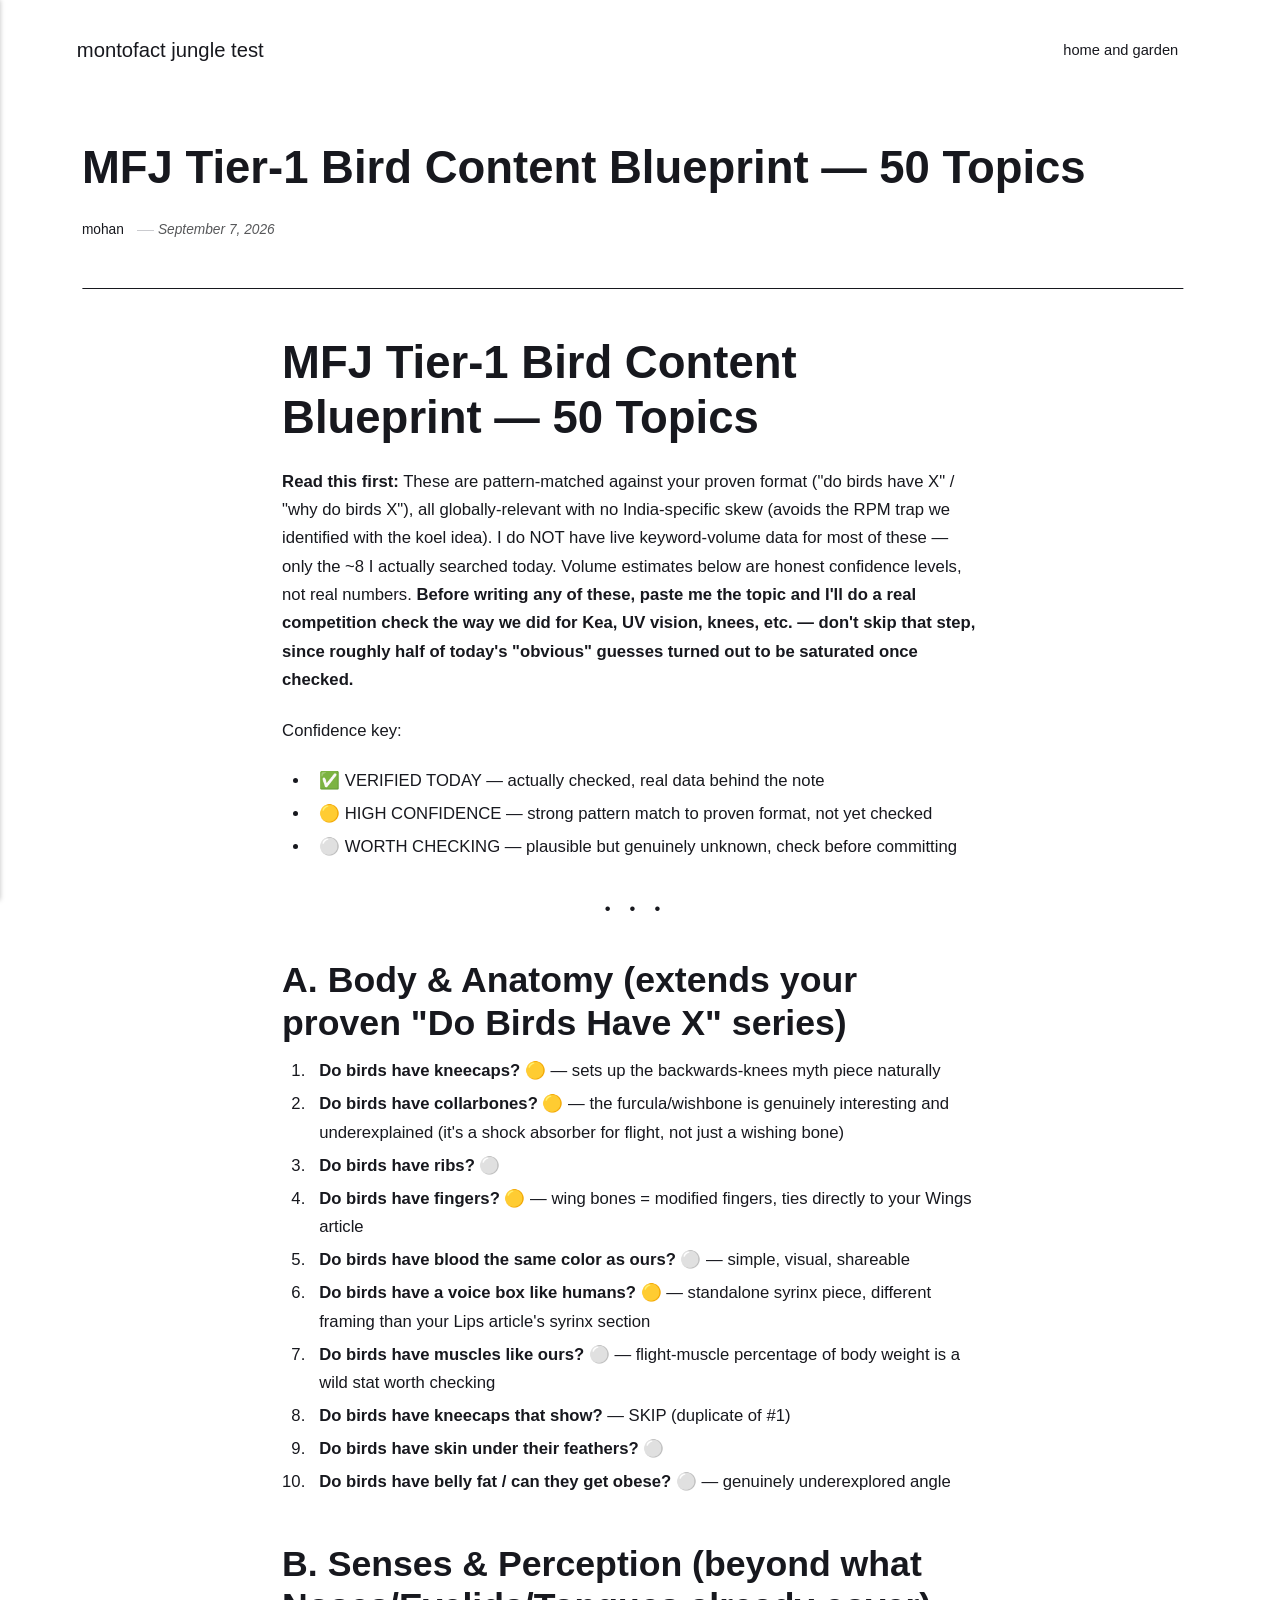
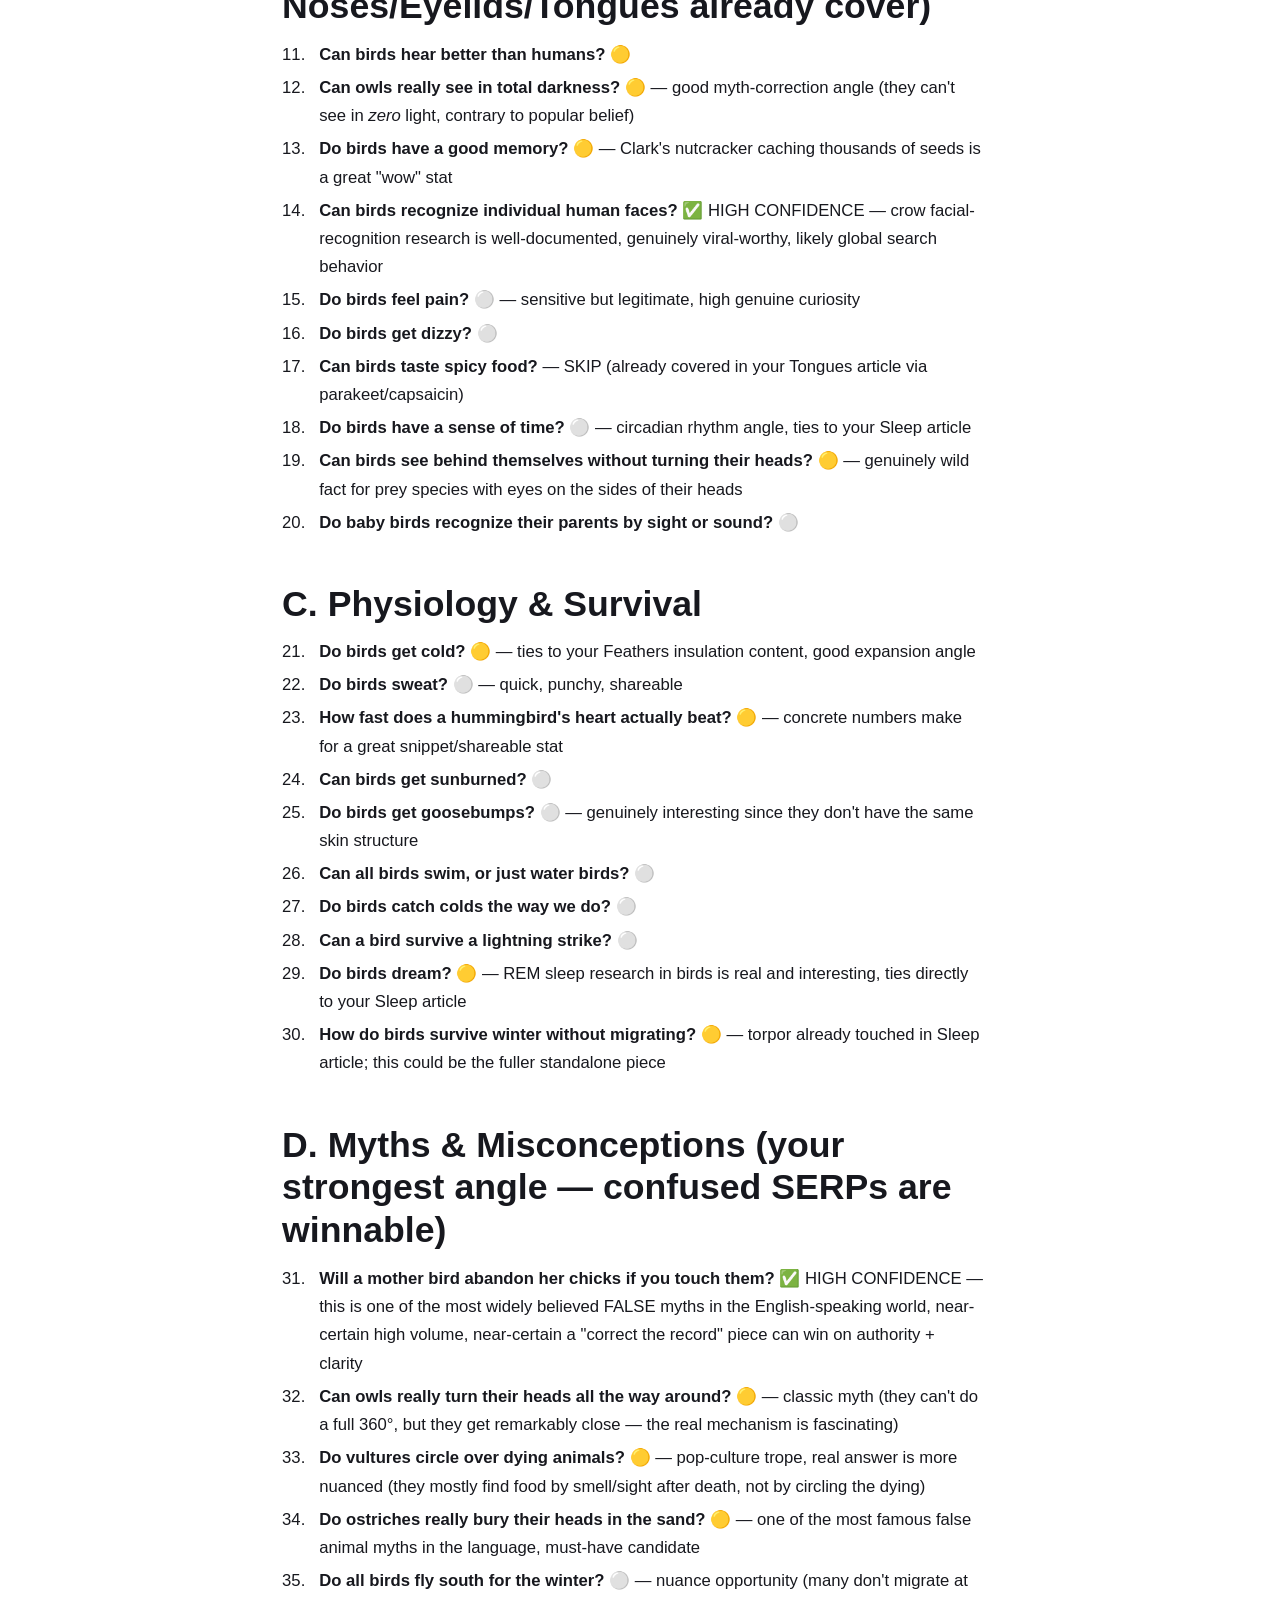
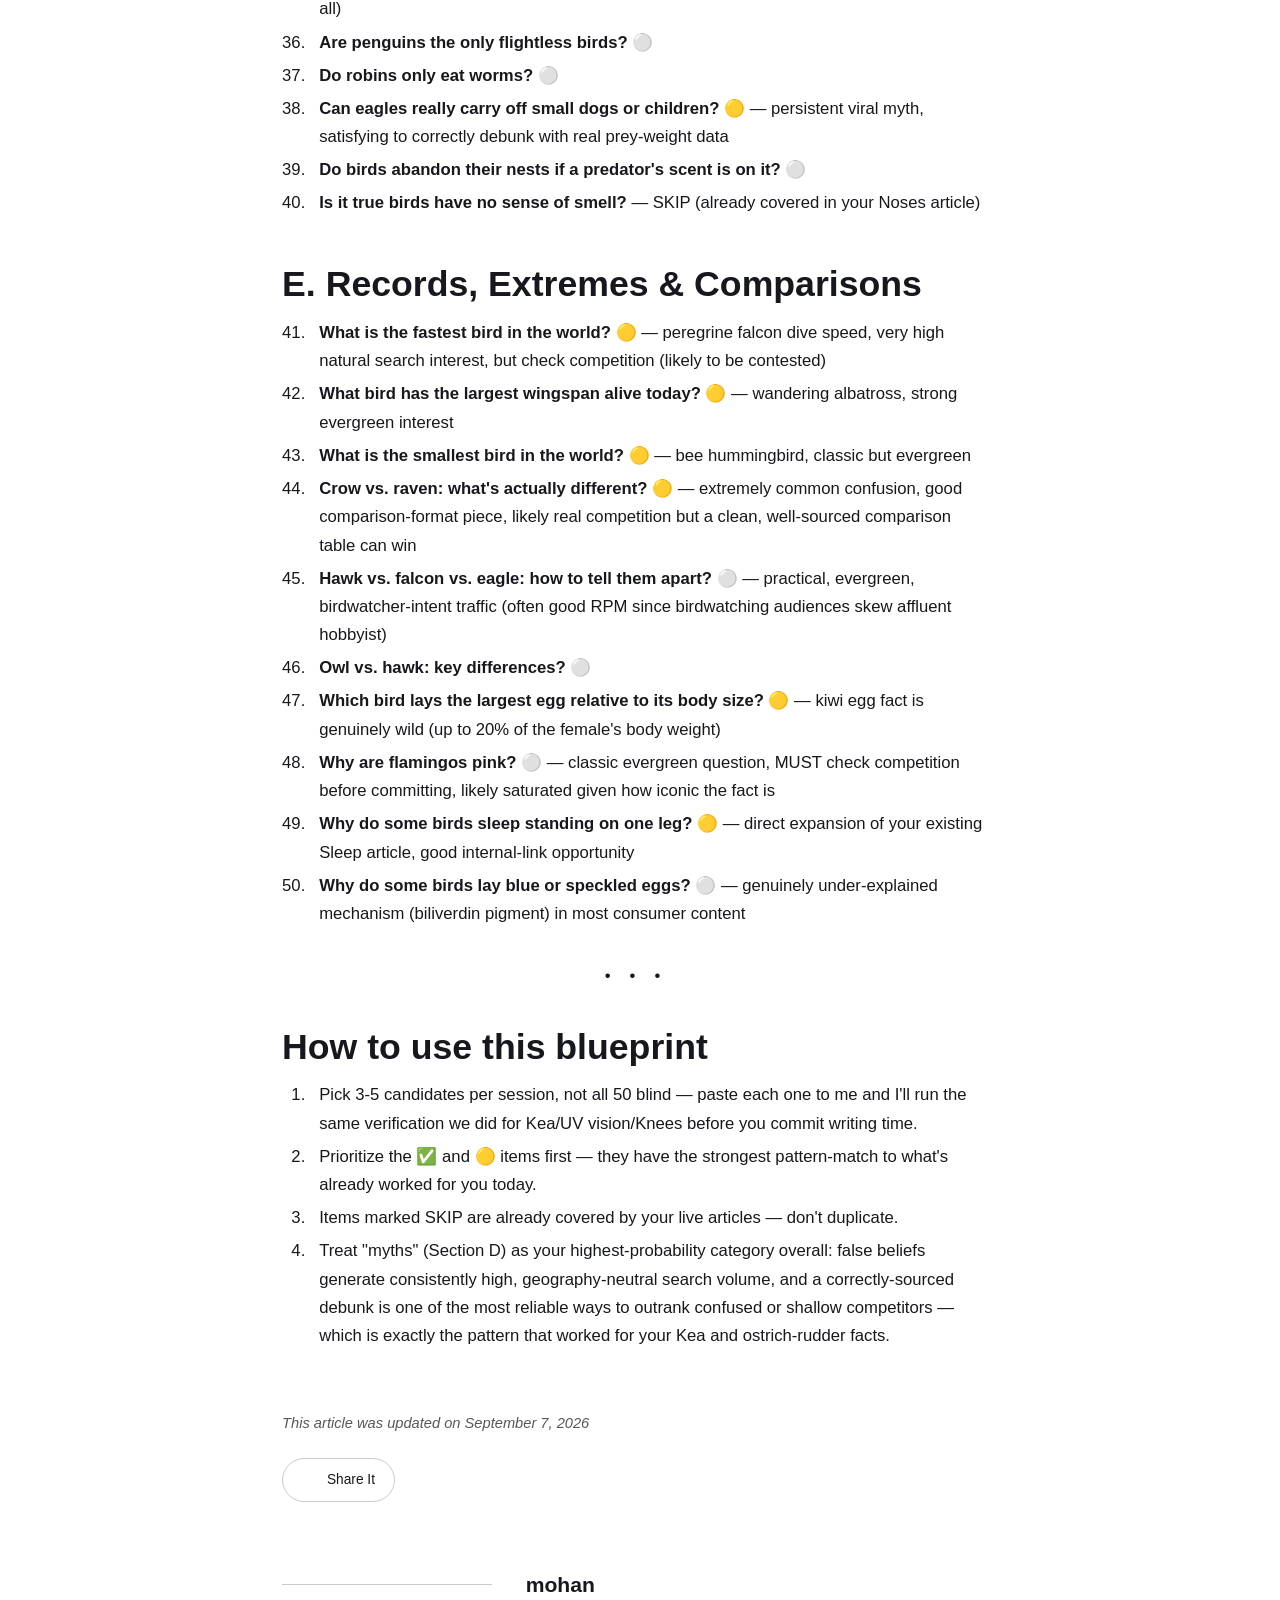
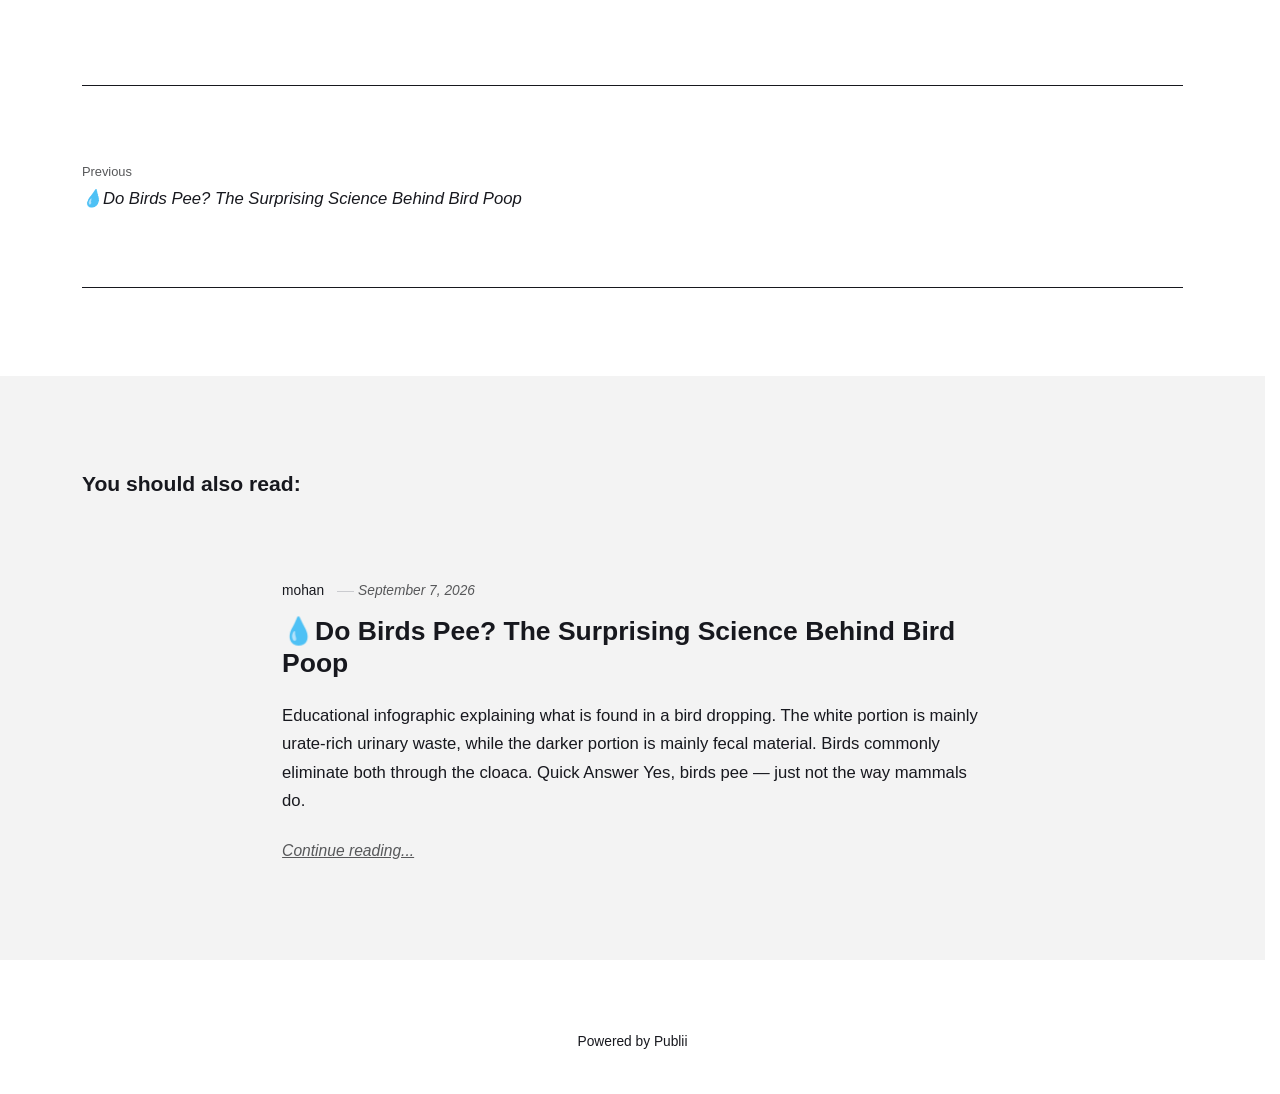
<file: mfj-tier-1-bird-content-blueprint-50-topics.html>
<!DOCTYPE html><html lang="en-gb"><head><meta charset="utf-8"><meta http-equiv="X-UA-Compatible" content="IE=edge"><meta name="viewport" content="width=device-width,initial-scale=1"><title>MFJ Tier-1 Bird Content Blueprint — 50 Topics - montofact jungle test</title><meta name="description" content="MFJ Tier-1 Bird Content Blueprint — 50 Topics Read this first: These are pattern-matched against your proven format (&quot;do birds have X&quot; / &quot;why do birds X&quot;), all globally-relevant with no India-specific skew (avoids the RPM trap we identified with the koel idea). I do&amp;hellip;"><meta name="generator" content="Publii Open-Source CMS for Static Site"><link rel="canonical" href="https://mohanramus-ops.github.io/montotestjungle/mfj-tier-1-bird-content-blueprint-50-topics.html"><link rel="alternate" type="application/atom+xml" href="https://mohanramus-ops.github.io/montotestjungle/feed.xml" title="montofact jungle test - RSS"><link rel="alternate" type="application/json" href="https://mohanramus-ops.github.io/montotestjungle/feed.json" title="montofact jungle test - JSON"><meta property="og:title" content="MFJ Tier-1 Bird Content Blueprint — 50 Topics"><meta property="og:site_name" content="montofact jungle test"><meta property="og:description" content="MFJ Tier-1 Bird Content Blueprint — 50 Topics Read this first: These are pattern-matched against your proven format (&quot;do birds have X&quot; / &quot;why do birds X&quot;), all globally-relevant with no India-specific skew (avoids the RPM trap we identified with the koel idea). I do&amp;hellip;"><meta property="og:url" content="https://mohanramus-ops.github.io/montotestjungle/mfj-tier-1-bird-content-blueprint-50-topics.html"><meta property="og:type" content="article"><link rel="stylesheet" href="https://mohanramus-ops.github.io/montotestjungle/assets/css/style.css?v&#x3D;5e9aa3da08871fda10e066498bb9ddf7"><script type="application/ld+json">{"@context":"http://schema.org","@type":"Article","mainEntityOfPage":{"@type":"WebPage","@id":"https://mohanramus-ops.github.io/montotestjungle/mfj-tier-1-bird-content-blueprint-50-topics.html"},"headline":"MFJ Tier-1 Bird Content Blueprint — 50 Topics","datePublished":"2026-09-07T11:48+05:30","dateModified":"2026-09-07T11:48+05:30","description":"MFJ Tier-1 Bird Content Blueprint — 50 Topics Read this first: These are pattern-matched against your proven format (\"do birds have X\" / \"why do birds X\"), all globally-relevant with no India-specific skew (avoids the RPM trap we identified with the koel idea). I do&hellip;","author":{"@type":"Person","name":"mohan","url":"https://mohanramus-ops.github.io/montotestjungle/authors/mohan/"},"publisher":{"@type":"Organization","name":"mohan"}}</script><noscript><style>img[loading] {
                    opacity: 1;
                }</style></noscript></head><body class="post-template"><header class="top js-header"><a class="logo" href="https://mohanramus-ops.github.io/montotestjungle/">montofact jungle test</a><nav class="navbar js-navbar"><button class="navbar__toggle js-toggle" aria-label="Menu" aria-haspopup="true" aria-expanded="false"><span class="navbar__toggle-box"><span class="navbar__toggle-inner">Menu</span></span></button><ul class="navbar__menu"><li><a href="https://mohanramus-ops.github.io/montotestjungle/parts-of-a-flower-and-their-functions-or-diagram-names-and-meaning.html" target="_self">home and garden</a></li></ul></nav></header><main class="post"><article class="content"><div class="hero hero--noimage"><header class="hero__content"><div class="wrapper"><h1>MFJ Tier-1 Bird Content Blueprint — 50 Topics</h1><div class="feed__meta content__meta"><a href="https://mohanramus-ops.github.io/montotestjungle/authors/mohan/" class="feed__author">mohan</a> <time datetime="2026-09-07T11:48" class="feed__date">September 7, 2026</time></div></div></header></div><div class="entry-wrapper content__entry"><h1>MFJ Tier-1 Bird Content Blueprint — 50 Topics</h1><p><strong>Read this first:</strong> These are pattern-matched against your proven format ("do birds have X" / "why do birds X"), all globally-relevant with no India-specific skew (avoids the RPM trap we identified with the koel idea). I do NOT have live keyword-volume data for most of these — only the ~8 I actually searched today. Volume estimates below are honest confidence levels, not real numbers. <strong>Before writing any of these, paste me the topic and I'll do a real competition check the way we did for Kea, UV vision, knees, etc. — don't skip that step, since roughly half of today's "obvious" guesses turned out to be saturated once checked.</strong></p><p>Confidence key:</p><ul><li>✅ VERIFIED TODAY — actually checked, real data behind the note</li><li>🟡 HIGH CONFIDENCE — strong pattern match to proven format, not yet checked</li><li>⚪ WORTH CHECKING — plausible but genuinely unknown, check before committing</li></ul><hr><h2>A. Body &amp; Anatomy (extends your proven "Do Birds Have X" series)</h2><ol><li><strong>Do birds have kneecaps?</strong> 🟡 — sets up the backwards-knees myth piece naturally</li><li><strong>Do birds have collarbones?</strong> 🟡 — the furcula/wishbone is genuinely interesting and underexplained (it's a shock absorber for flight, not just a wishing bone)</li><li><strong>Do birds have ribs?</strong> ⚪</li><li><strong>Do birds have fingers?</strong> 🟡 — wing bones = modified fingers, ties directly to your Wings article</li><li><strong>Do birds have blood the same color as ours?</strong> ⚪ — simple, visual, shareable</li><li><strong>Do birds have a voice box like humans?</strong> 🟡 — standalone syrinx piece, different framing than your Lips article's syrinx section</li><li><strong>Do birds have muscles like ours?</strong> ⚪ — flight-muscle percentage of body weight is a wild stat worth checking</li><li><strong>Do birds have kneecaps that show?</strong> — SKIP (duplicate of #1)</li><li><strong>Do birds have skin under their feathers?</strong> ⚪</li><li><strong>Do birds have belly fat / can they get obese?</strong> ⚪ — genuinely underexplored angle</li></ol><h2>B. Senses &amp; Perception (beyond what Noses/Eyelids/Tongues already cover)</h2><ol start="11"><li><strong>Can birds hear better than humans?</strong> 🟡</li><li><strong>Can owls really see in total darkness?</strong> 🟡 — good myth-correction angle (they can't see in <em>zero</em> light, contrary to popular belief)</li><li><strong>Do birds have a good memory?</strong> 🟡 — Clark's nutcracker caching thousands of seeds is a great "wow" stat</li><li><strong>Can birds recognize individual human faces?</strong> ✅ HIGH CONFIDENCE — crow facial-recognition research is well-documented, genuinely viral-worthy, likely global search behavior</li><li><strong>Do birds feel pain?</strong> ⚪ — sensitive but legitimate, high genuine curiosity</li><li><strong>Do birds get dizzy?</strong> ⚪</li><li><strong>Can birds taste spicy food?</strong> — SKIP (already covered in your Tongues article via parakeet/capsaicin)</li><li><strong>Do birds have a sense of time?</strong> ⚪ — circadian rhythm angle, ties to your Sleep article</li><li><strong>Can birds see behind themselves without turning their heads?</strong> 🟡 — genuinely wild fact for prey species with eyes on the sides of their heads</li><li><strong>Do baby birds recognize their parents by sight or sound?</strong> ⚪</li></ol><h2>C. Physiology &amp; Survival</h2><ol start="21"><li><strong>Do birds get cold?</strong> 🟡 — ties to your Feathers insulation content, good expansion angle</li><li><strong>Do birds sweat?</strong> ⚪ — quick, punchy, shareable</li><li><strong>How fast does a hummingbird's heart actually beat?</strong> 🟡 — concrete numbers make for a great snippet/shareable stat</li><li><strong>Can birds get sunburned?</strong> ⚪</li><li><strong>Do birds get goosebumps?</strong> ⚪ — genuinely interesting since they don't have the same skin structure</li><li><strong>Can all birds swim, or just water birds?</strong> ⚪</li><li><strong>Do birds catch colds the way we do?</strong> ⚪</li><li><strong>Can a bird survive a lightning strike?</strong> ⚪</li><li><strong>Do birds dream?</strong> 🟡 — REM sleep research in birds is real and interesting, ties directly to your Sleep article</li><li><strong>How do birds survive winter without migrating?</strong> 🟡 — torpor already touched in Sleep article; this could be the fuller standalone piece</li></ol><h2>D. Myths &amp; Misconceptions (your strongest angle — confused SERPs are winnable)</h2><ol start="31"><li><strong>Will a mother bird abandon her chicks if you touch them?</strong> ✅ HIGH CONFIDENCE — this is one of the most widely believed FALSE myths in the English-speaking world, near-certain high volume, near-certain a "correct the record" piece can win on authority + clarity</li><li><strong>Can owls really turn their heads all the way around?</strong> 🟡 — classic myth (they can't do a full 360°, but they get remarkably close — the real mechanism is fascinating)</li><li><strong>Do vultures circle over dying animals?</strong> 🟡 — pop-culture trope, real answer is more nuanced (they mostly find food by smell/sight after death, not by circling the dying)</li><li><strong>Do ostriches really bury their heads in the sand?</strong> 🟡 — one of the most famous false animal myths in the language, must-have candidate</li><li><strong>Do all birds fly south for the winter?</strong> ⚪ — nuance opportunity (many don't migrate at all)</li><li><strong>Are penguins the only flightless birds?</strong> ⚪</li><li><strong>Do robins only eat worms?</strong> ⚪</li><li><strong>Can eagles really carry off small dogs or children?</strong> 🟡 — persistent viral myth, satisfying to correctly debunk with real prey-weight data</li><li><strong>Do birds abandon their nests if a predator's scent is on it?</strong> ⚪</li><li><strong>Is it true birds have no sense of smell?</strong> — SKIP (already covered in your Noses article)</li></ol><h2>E. Records, Extremes &amp; Comparisons</h2><ol start="41"><li><strong>What is the fastest bird in the world?</strong> 🟡 — peregrine falcon dive speed, very high natural search interest, but check competition (likely to be contested)</li><li><strong>What bird has the largest wingspan alive today?</strong> 🟡 — wandering albatross, strong evergreen interest</li><li><strong>What is the smallest bird in the world?</strong> 🟡 — bee hummingbird, classic but evergreen</li><li><strong>Crow vs. raven: what's actually different?</strong> 🟡 — extremely common confusion, good comparison-format piece, likely real competition but a clean, well-sourced comparison table can win</li><li><strong>Hawk vs. falcon vs. eagle: how to tell them apart?</strong> ⚪ — practical, evergreen, birdwatcher-intent traffic (often good RPM since birdwatching audiences skew affluent hobbyist)</li><li><strong>Owl vs. hawk: key differences?</strong> ⚪</li><li><strong>Which bird lays the largest egg relative to its body size?</strong> 🟡 — kiwi egg fact is genuinely wild (up to 20% of the female's body weight)</li><li><strong>Why are flamingos pink?</strong> ⚪ — classic evergreen question, MUST check competition before committing, likely saturated given how iconic the fact is</li><li><strong>Why do some birds sleep standing on one leg?</strong> 🟡 — direct expansion of your existing Sleep article, good internal-link opportunity</li><li><strong>Why do some birds lay blue or speckled eggs?</strong> ⚪ — genuinely under-explained mechanism (biliverdin pigment) in most consumer content</li></ol><hr><h2>How to use this blueprint</h2><ol><li>Pick 3-5 candidates per session, not all 50 blind — paste each one to me and I'll run the same verification we did for Kea/UV vision/Knees before you commit writing time.</li><li>Prioritize the ✅ and 🟡 items first — they have the strongest pattern-match to what's already worked for you today.</li><li>Items marked SKIP are already covered by your live articles — don't duplicate.</li><li>Treat "myths" (Section D) as your highest-probability category overall: false beliefs generate consistently high, geography-neutral search volume, and a correctly-sourced debunk is one of the most reliable ways to outrank confused or shallow competitors — which is exactly the pattern that worked for your Kea and ostrich-rudder facts.</li></ol></div><footer class="content__footer"><div class="entry-wrapper"><p class="content__updated">This article was updated on September 7, 2026</p><div class="content__actions"><div class="content__share"><button class="btn--icon content__share-button js-content__share-button"><svg width="20" height="20" aria-hidden="true"><use xlink:href="https://mohanramus-ops.github.io/montotestjungle/assets/svg/svg-map.svg#share"></use></svg> <span>Share It</span></button><div class="content__share-popup js-content__share-popup"></div></div></div><div class="content__bio bio"><div><h3 class="h4 bio__name"><a href="https://mohanramus-ops.github.io/montotestjungle/authors/mohan/" rel="author">mohan</a></h3></div></div></div><nav class="content__nav"><div class="wrapper"><div class="content__nav-inner"><div class="content__nav-prev"><a href="https://mohanramus-ops.github.io/montotestjungle/do-birds-pee.html" class="content__nav-link" rel="prev"><div><span>Previous</span> 💧Do Birds Pee? The Surprising Science Behind Bird Poop</div></a></div></div></div></nav></footer></article><div class="content__related related"><div class="wrapper"><h2 class="h4 related__title">You should also read:</h2><article class="feed__item feed__item--centered"><div class="feed__content"><header><div class="feed__meta"><a href="https://mohanramus-ops.github.io/montotestjungle/authors/mohan/" class="feed__author">mohan</a> <time datetime="2026-09-07T11:08" class="feed__date">September 7, 2026</time></div><h3 class="feed__title"><a href="https://mohanramus-ops.github.io/montotestjungle/do-birds-pee.html">💧Do Birds Pee? The Surprising Science Behind Bird Poop</a></h3></header><p>Educational infographic explaining what is found in a bird dropping. The white portion is mainly urate-rich urinary waste, while the darker portion is mainly fecal material. Birds commonly eliminate both through the cloaca. Quick Answer Yes, birds pee — just not the way mammals do.</p><a href="https://mohanramus-ops.github.io/montotestjungle/do-birds-pee.html" class="readmore feed__readmore">Continue reading...</a></div></article></div></div></main><footer class="footer footer--glued"><div class="wrapper"><div class="footer__copyright"><p>Powered by Publii</p></div><button id="backToTop" class="footer__bttop" aria-label="Back to top" title="Back to top"><svg width="20" height="20"><use xlink:href="https://mohanramus-ops.github.io/montotestjungle/assets/svg/svg-map.svg#toparrow"/></svg></button></div></footer><script defer="defer" src="https://mohanramus-ops.github.io/montotestjungle/assets/js/scripts.min.js?v&#x3D;dafec4f87fead6718cb125f0b0fc8441"></script><script>window.publiiThemeMenuConfig={mobileMenuMode:'sidebar',animationSpeed:300,submenuWidth: 'auto',doubleClickTime:500,mobileMenuExpandableSubmenus:true,relatedContainerForOverlayMenuSelector:'.top'};</script><script>var images = document.querySelectorAll('img[loading]');
        for (var i = 0; i < images.length; i++) {
            if (images[i].complete) {
                images[i].classList.add('is-loaded');
            } else {
                images[i].addEventListener('load', function () {
                    this.classList.add('is-loaded');
                }, false);
            }
        }</script></body></html>
</file>
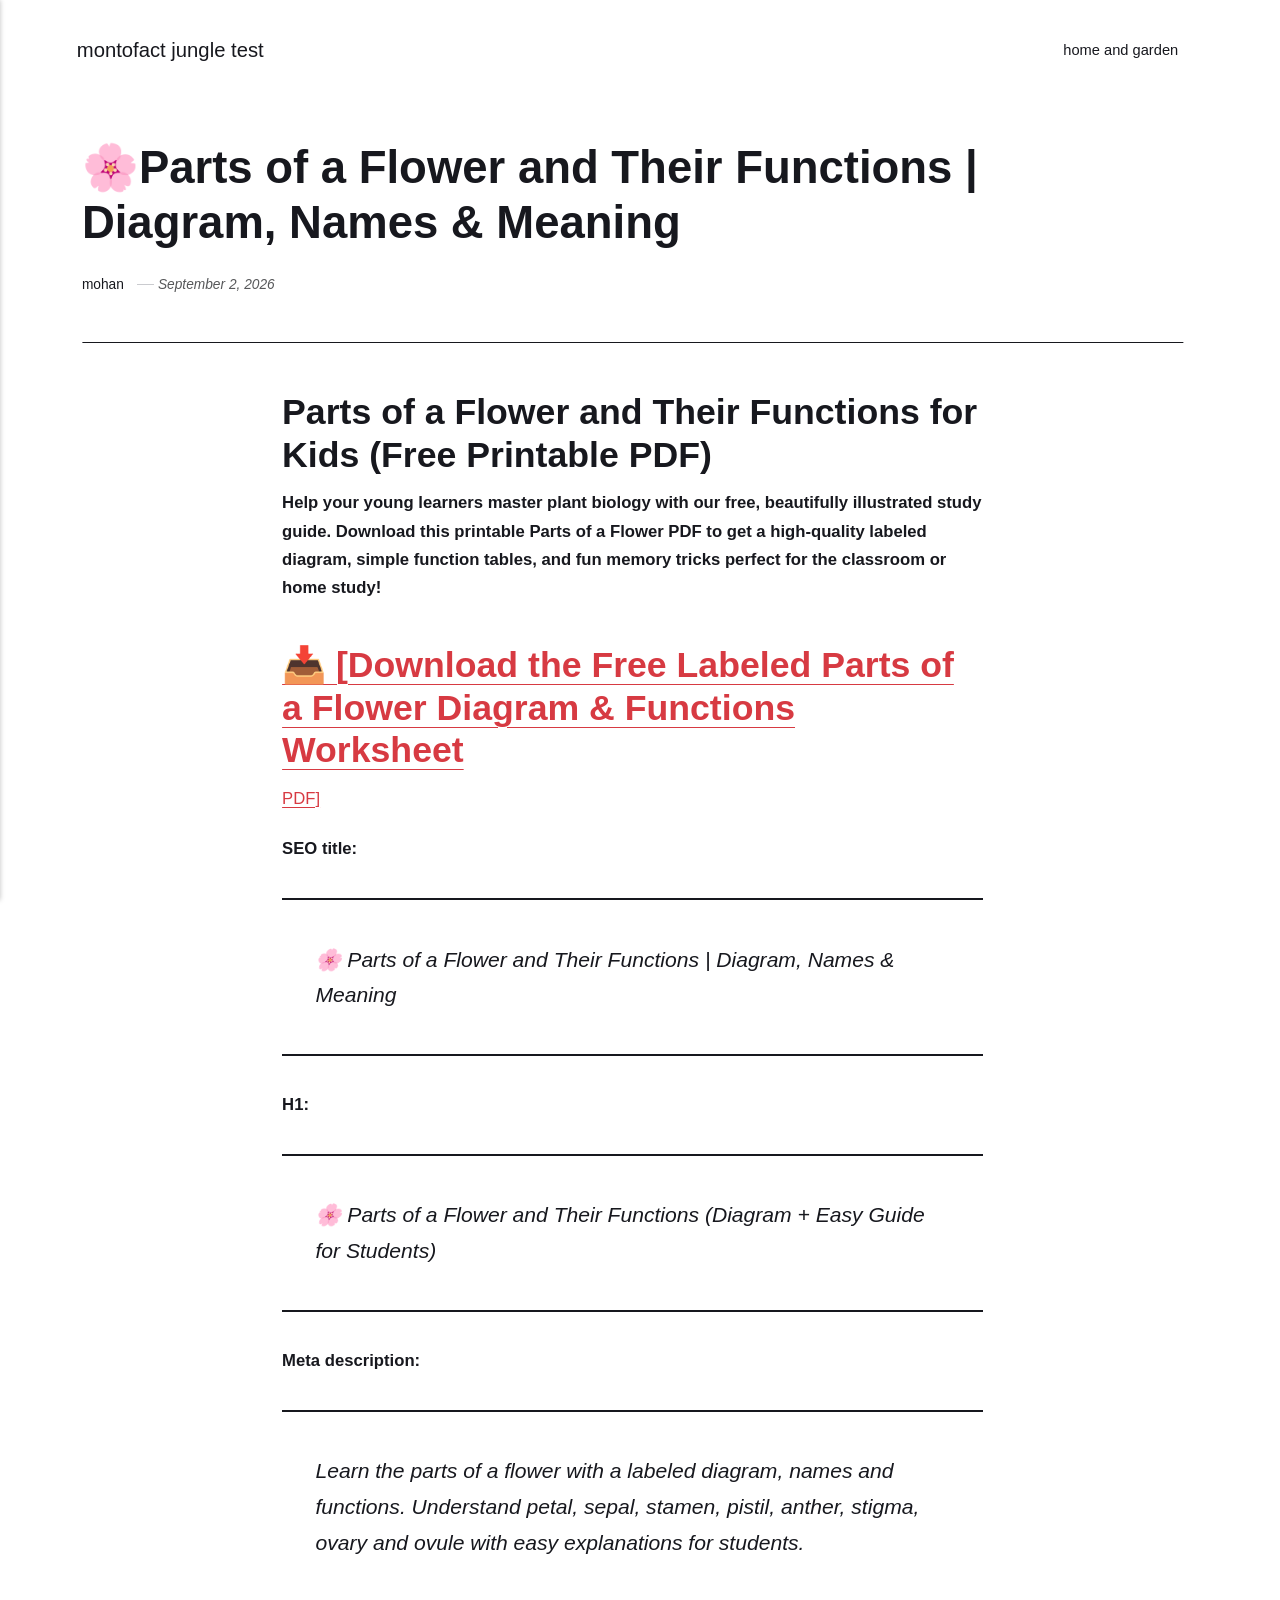
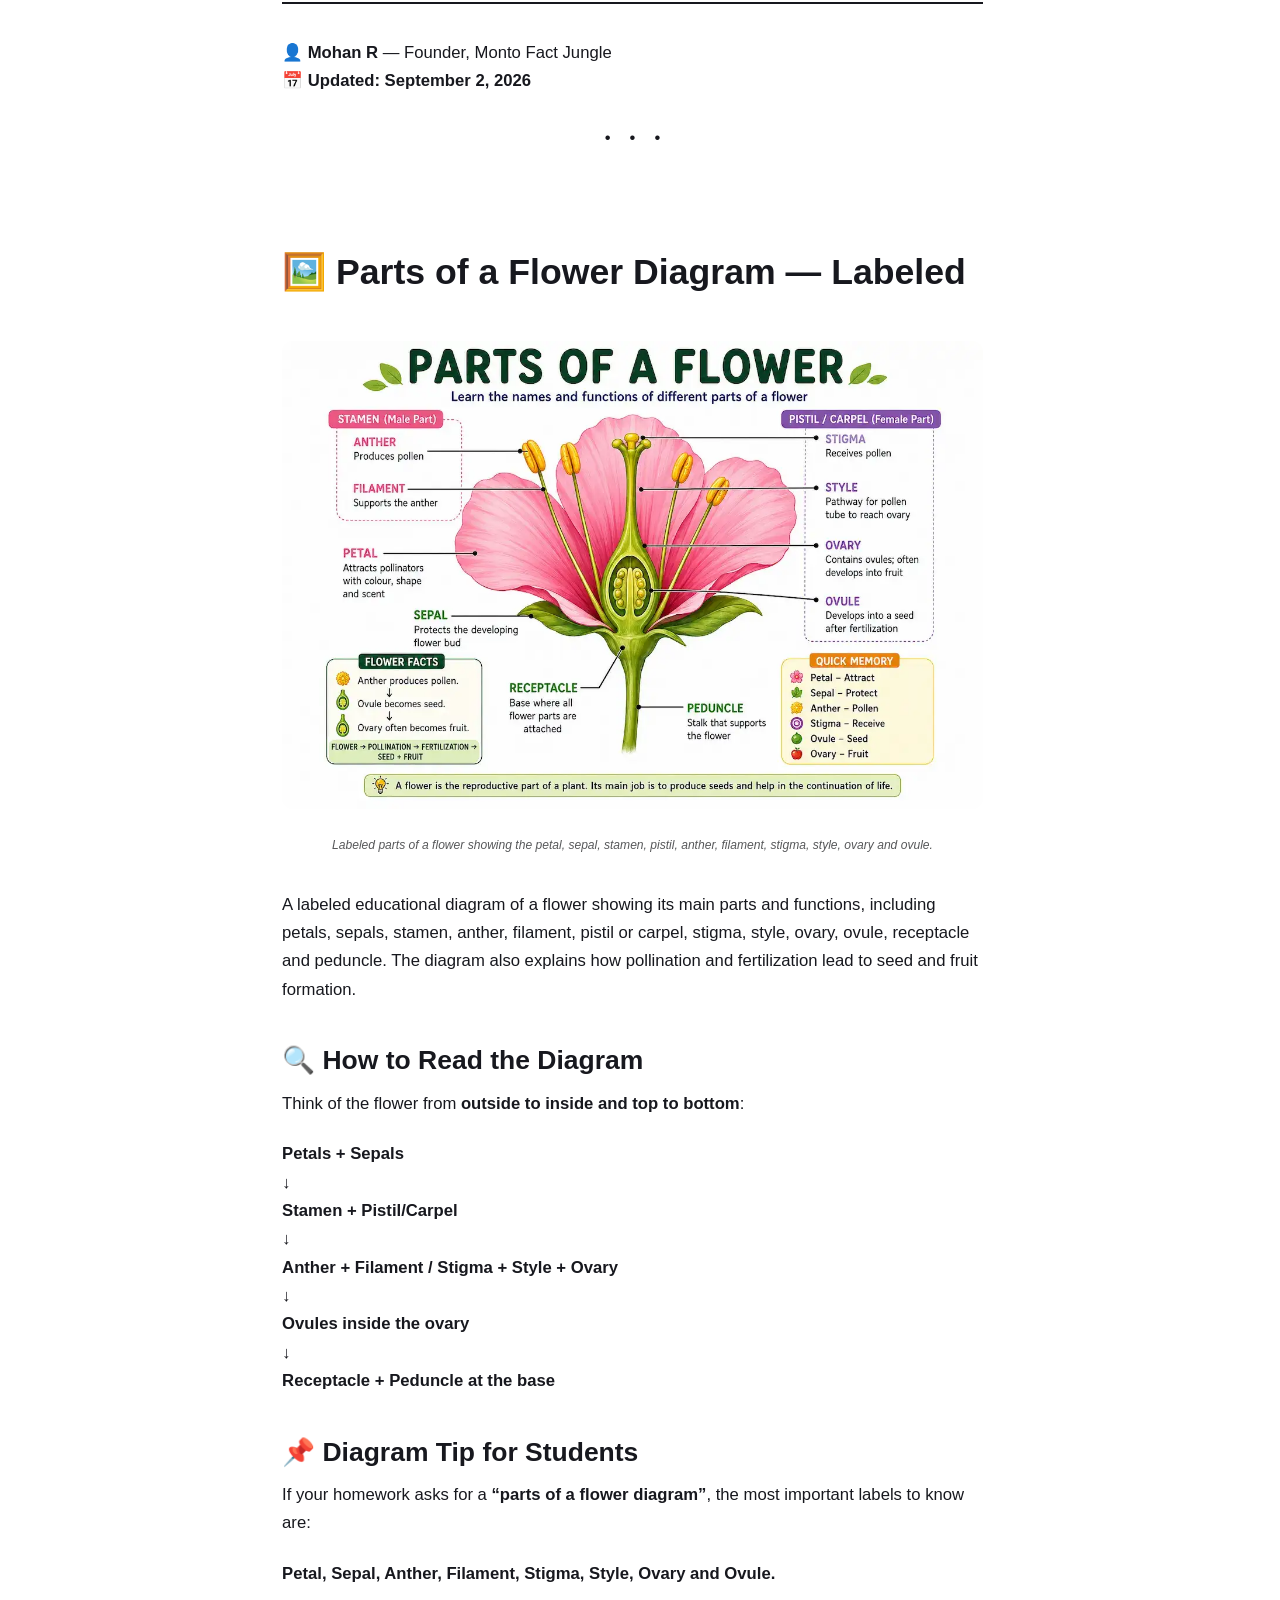
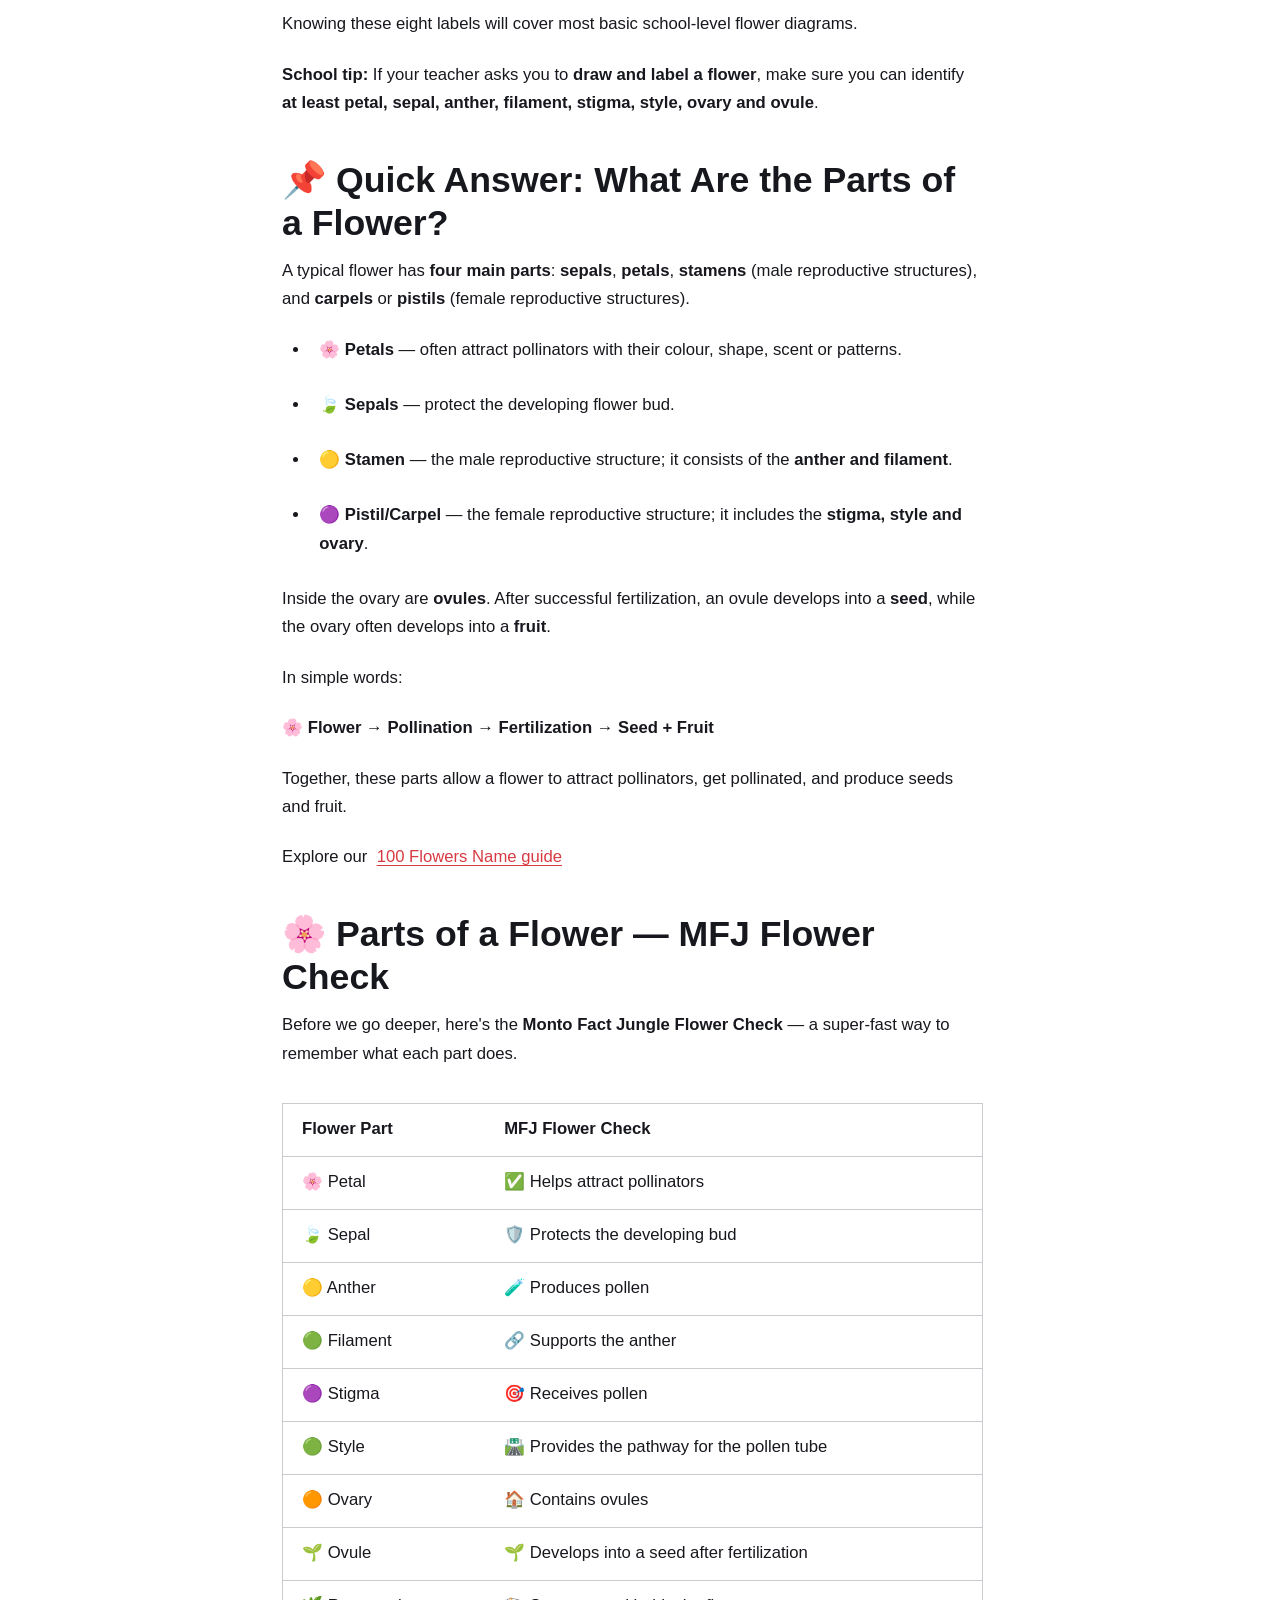
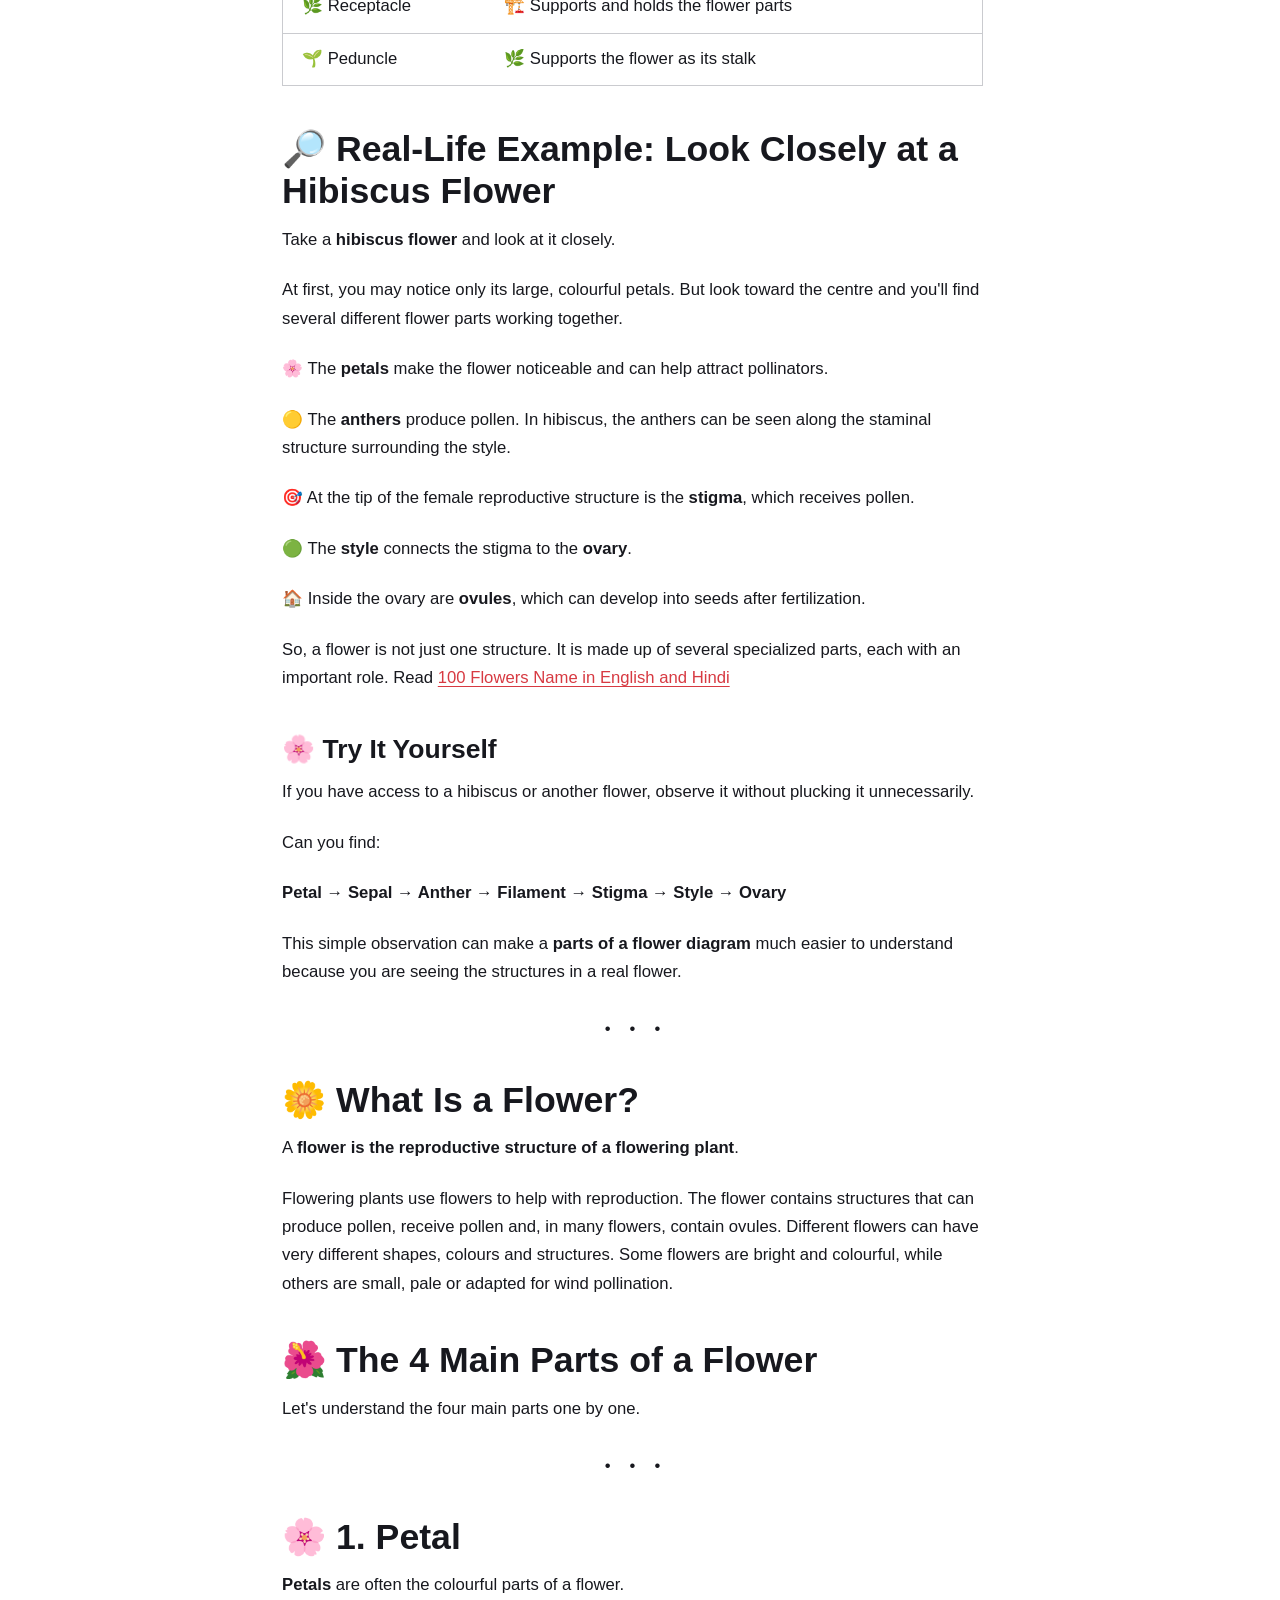
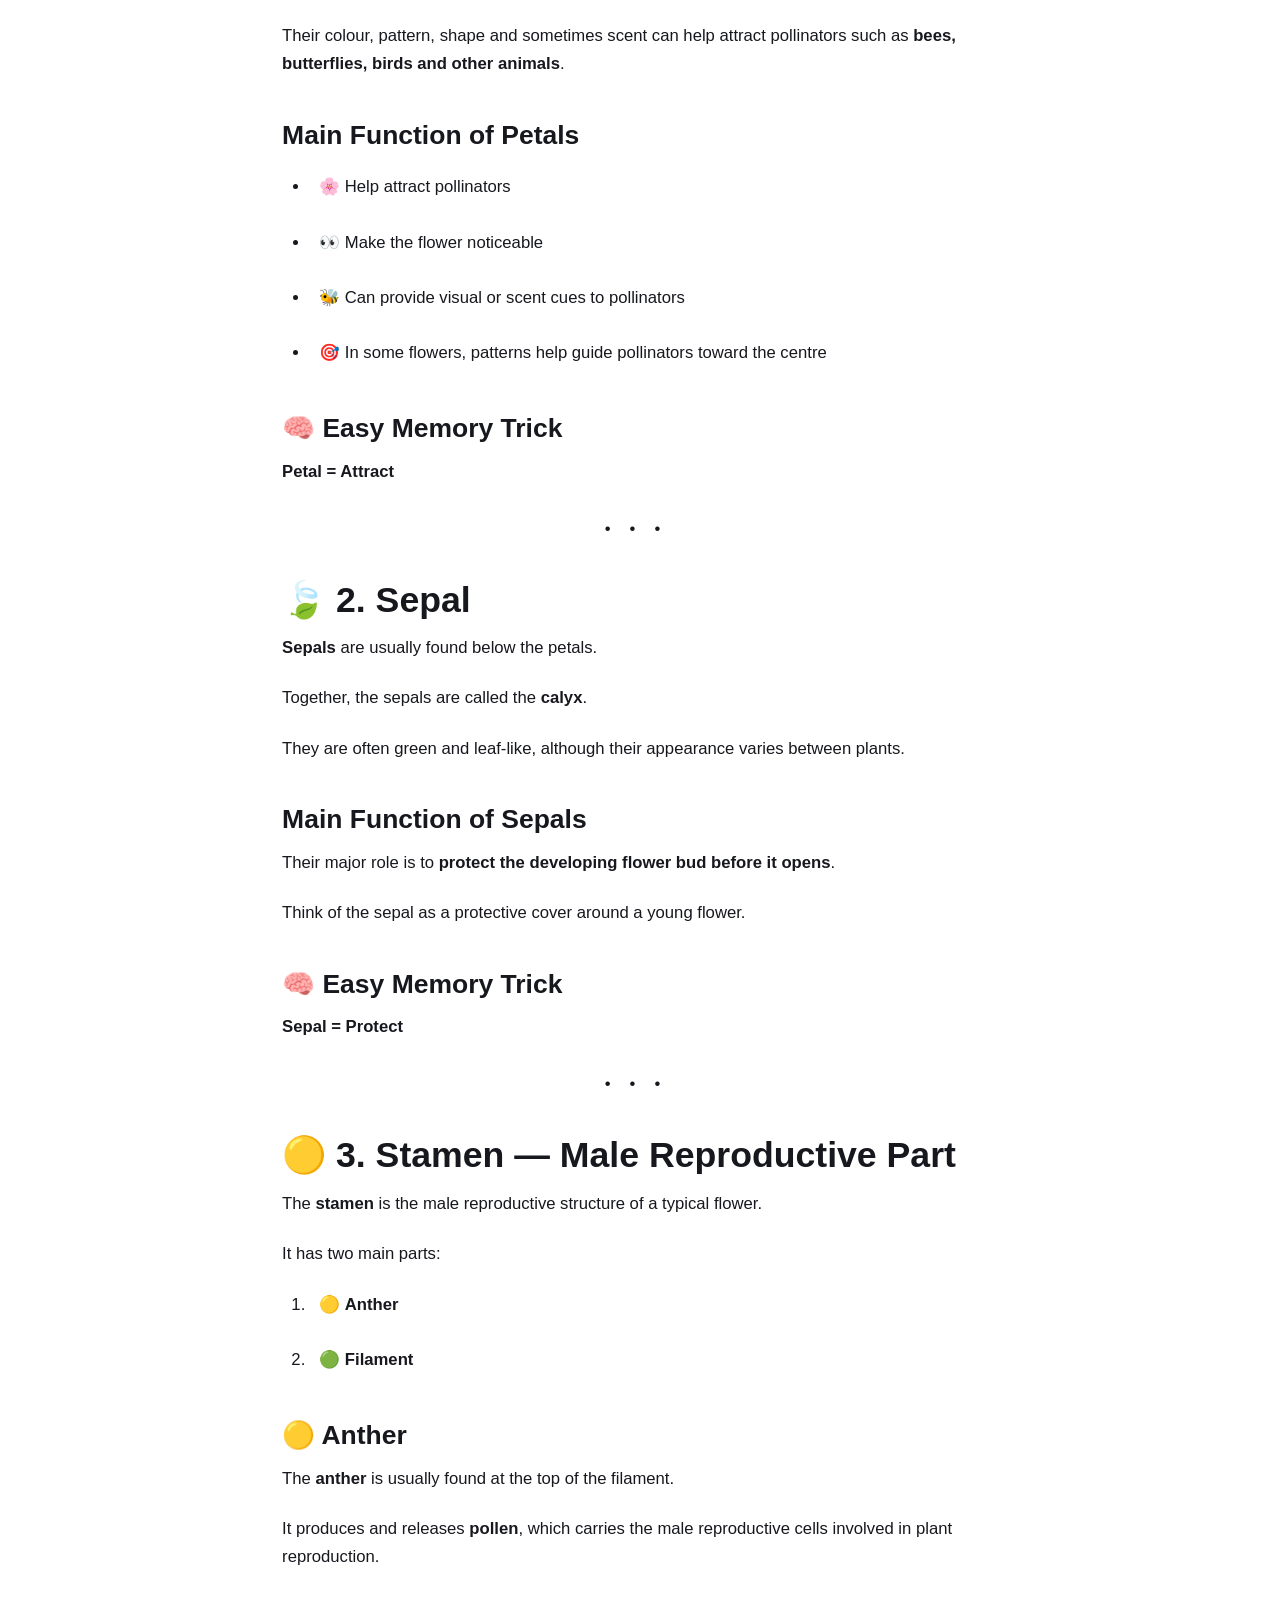
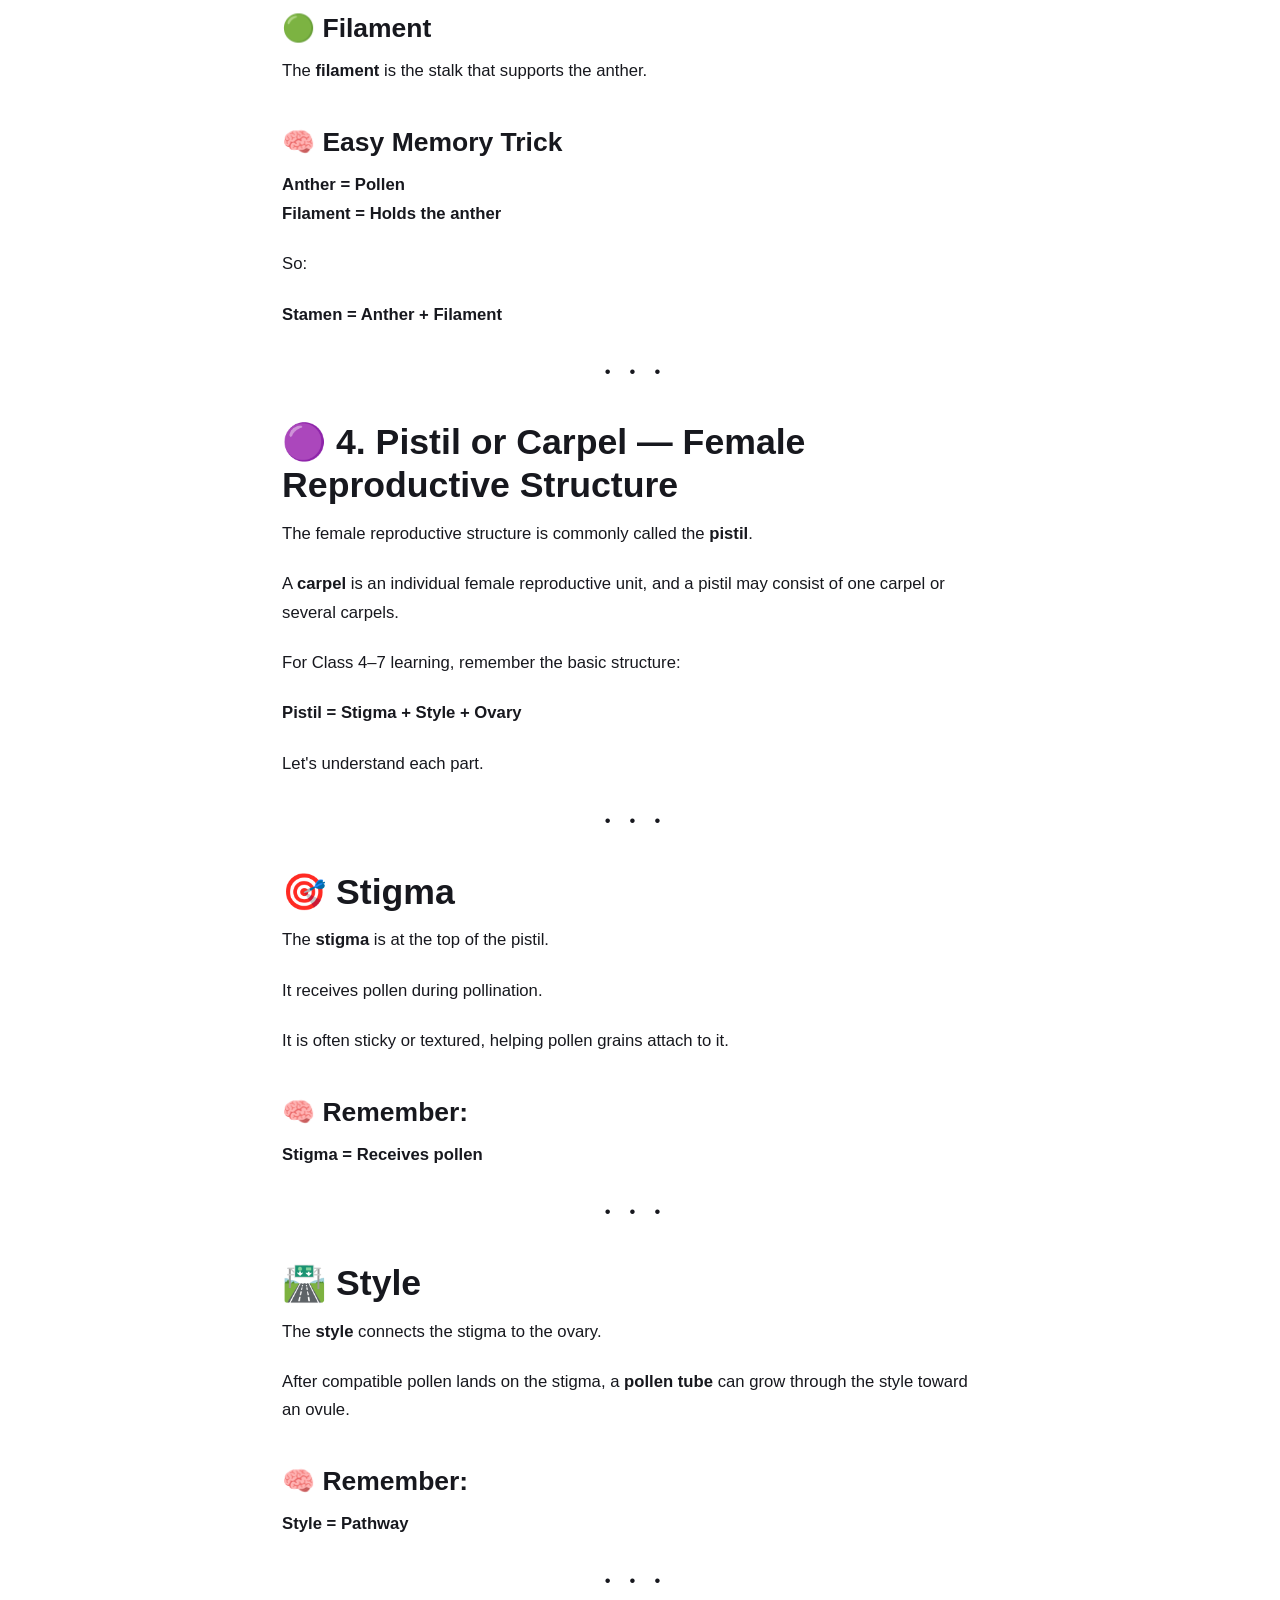
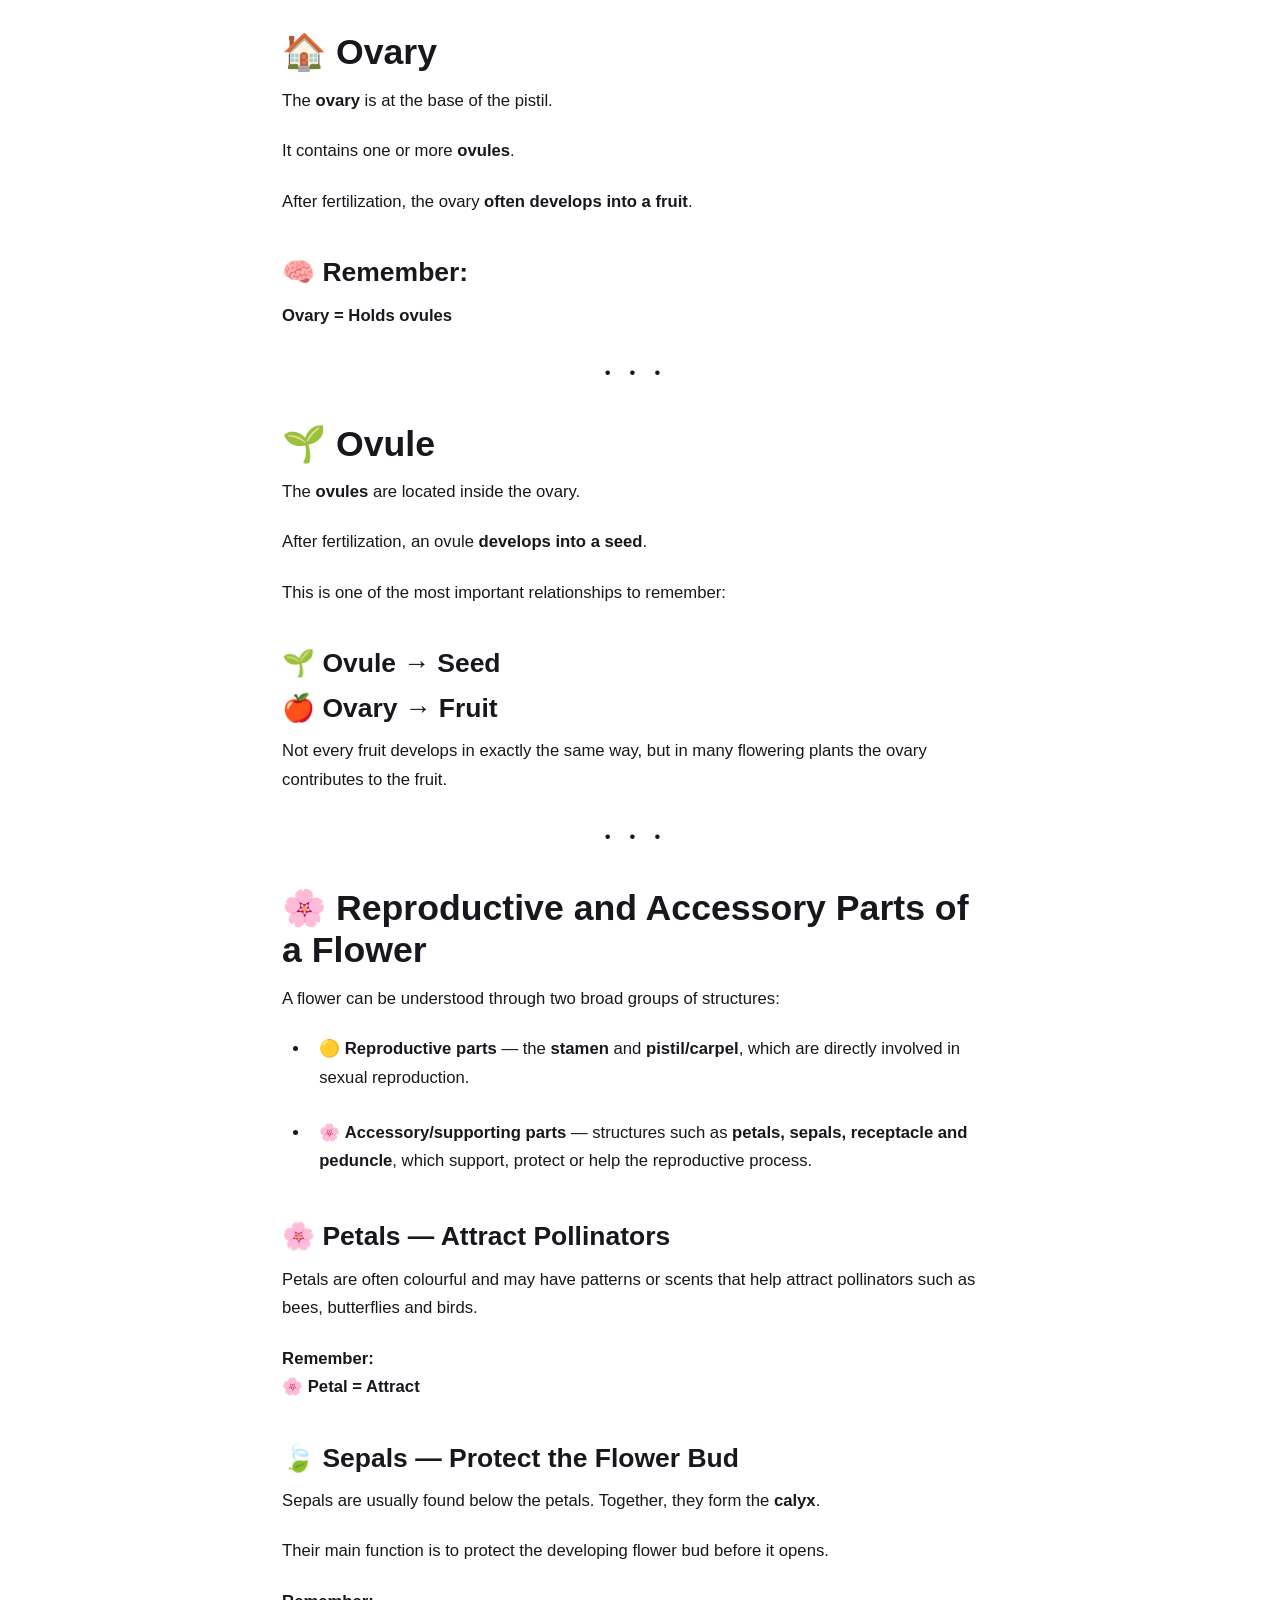
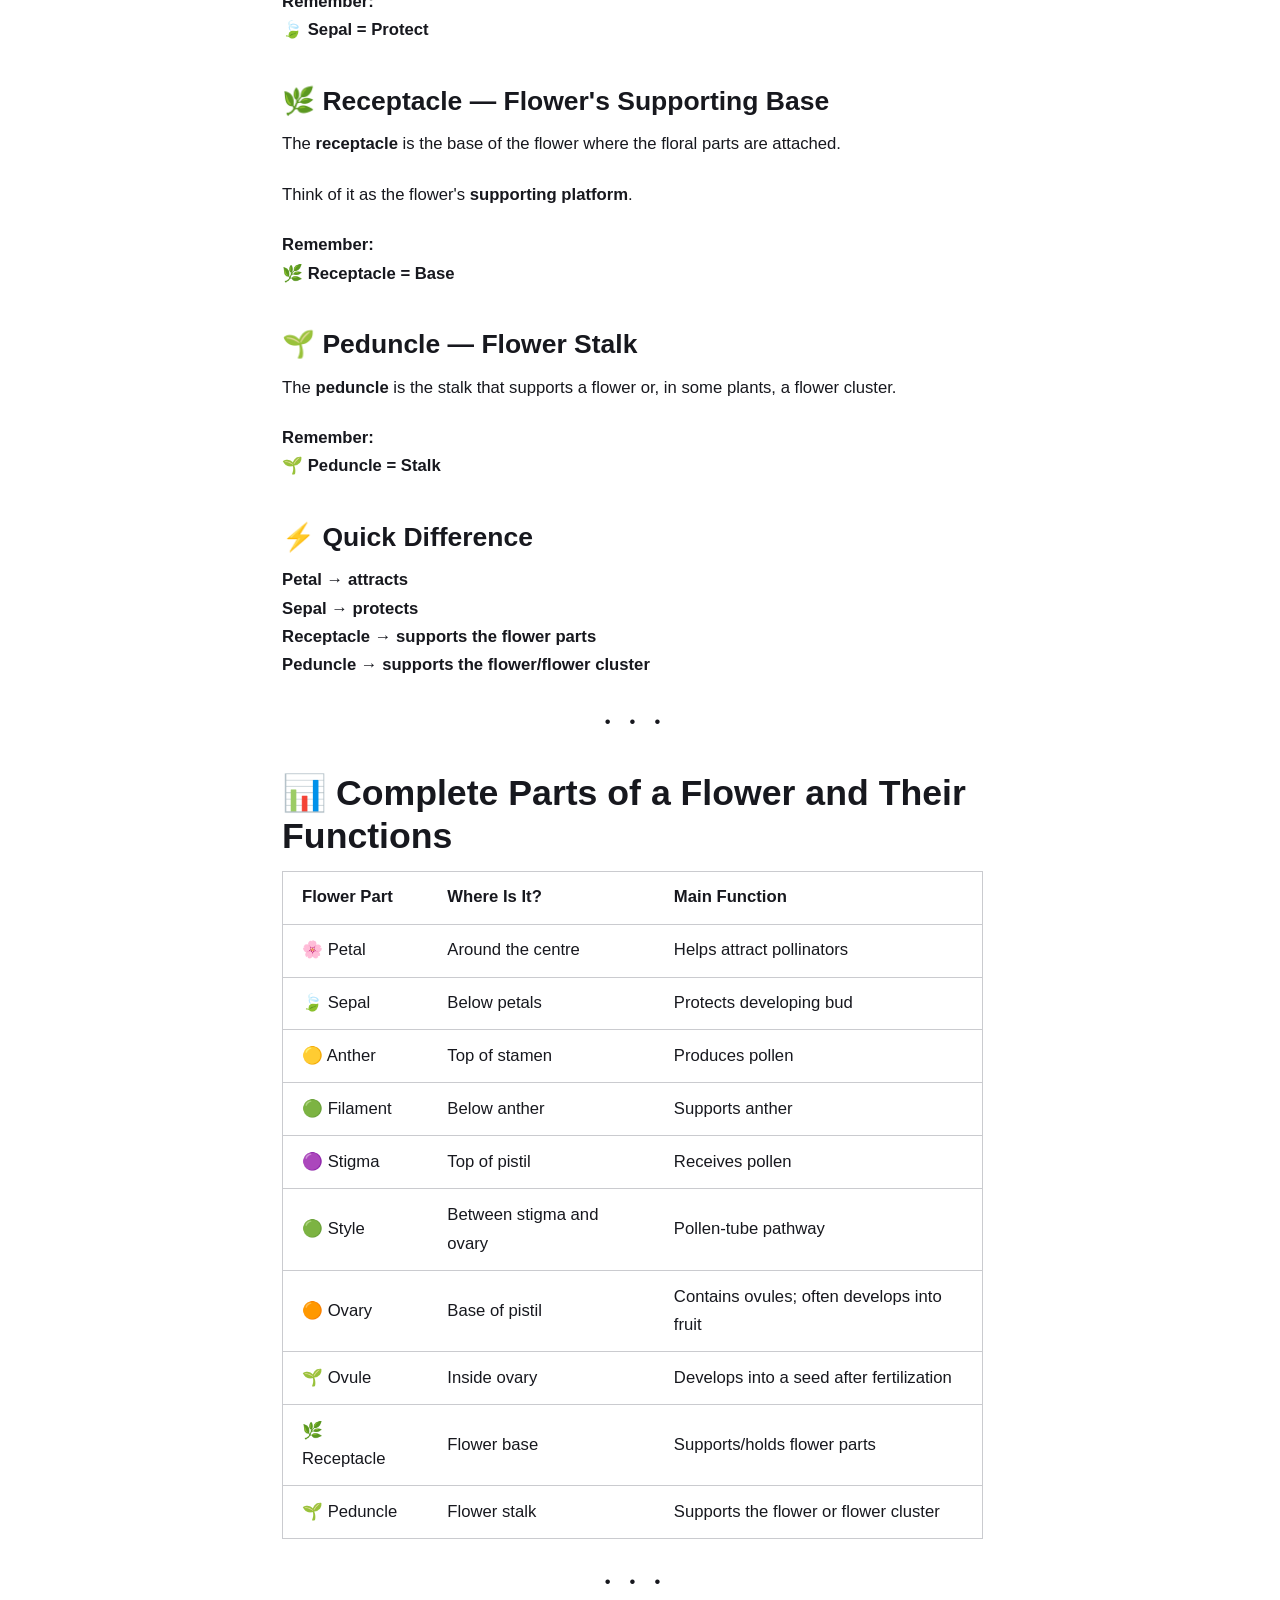
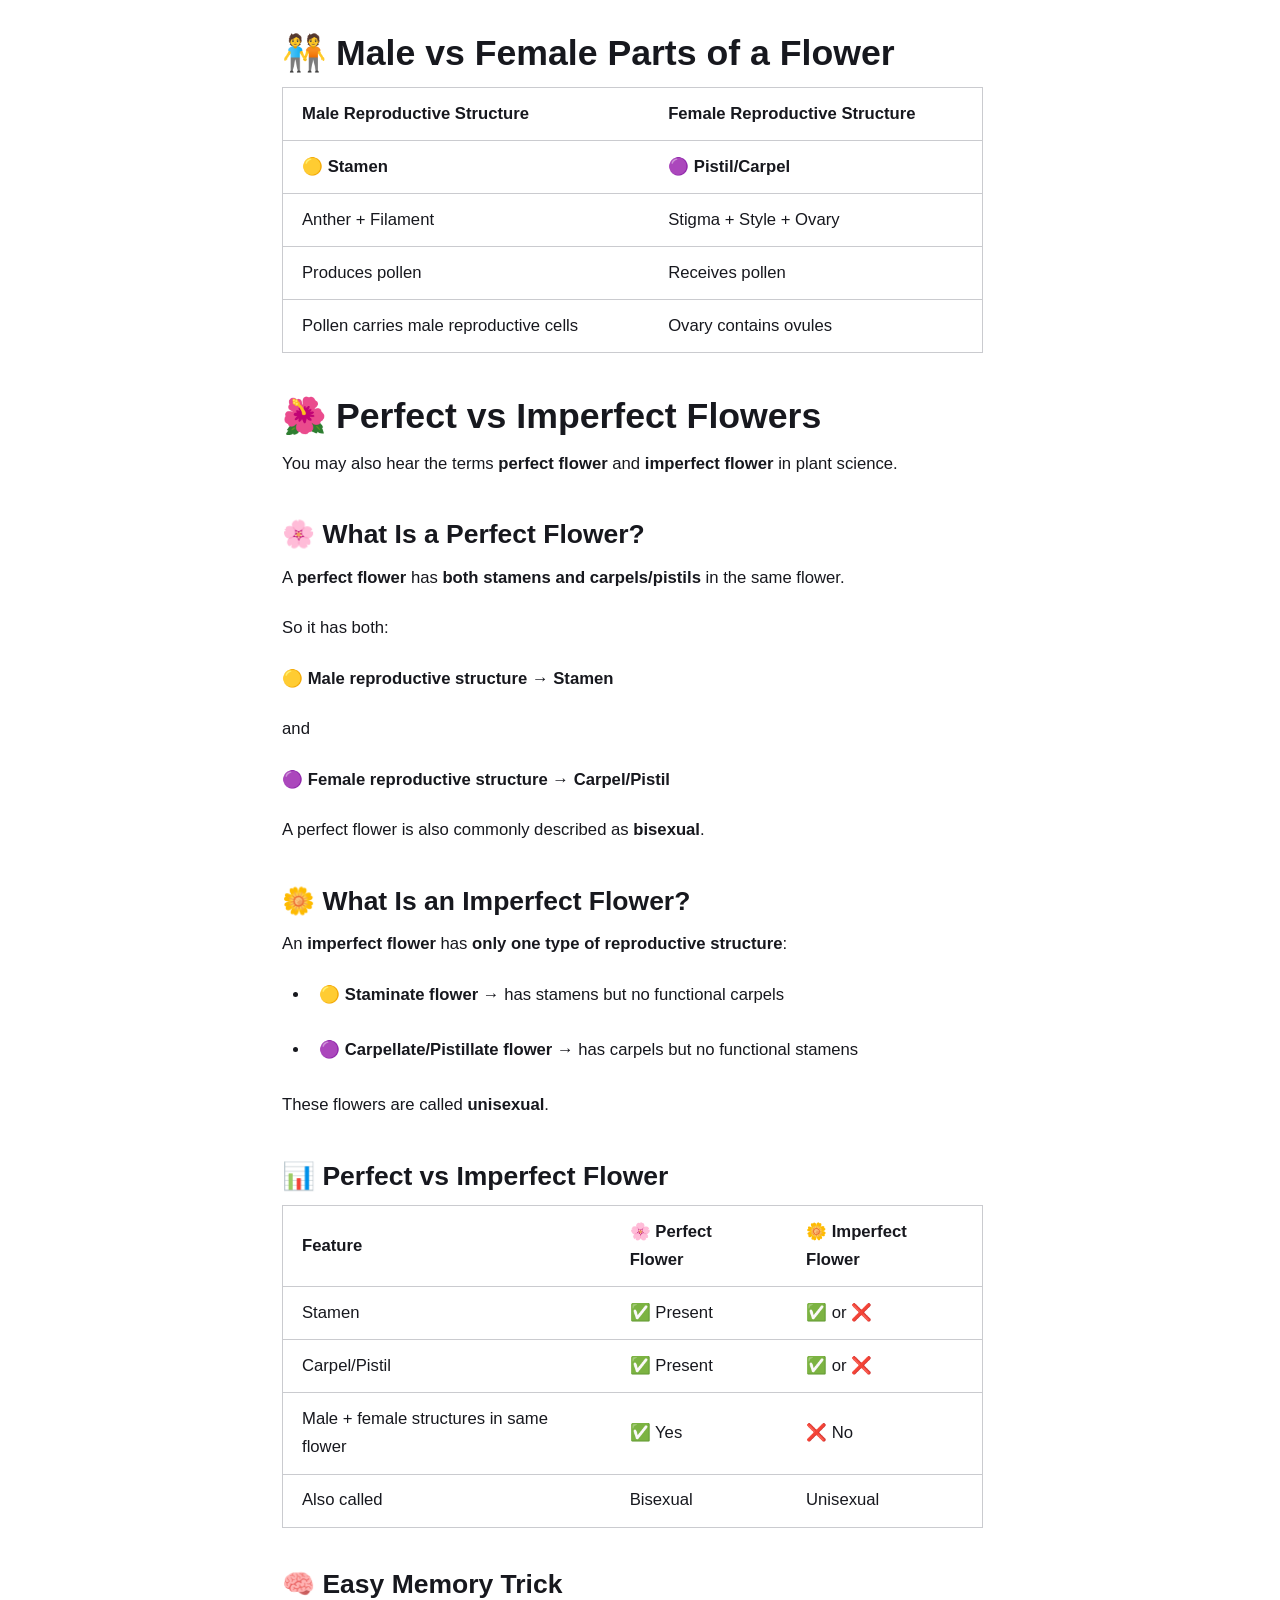
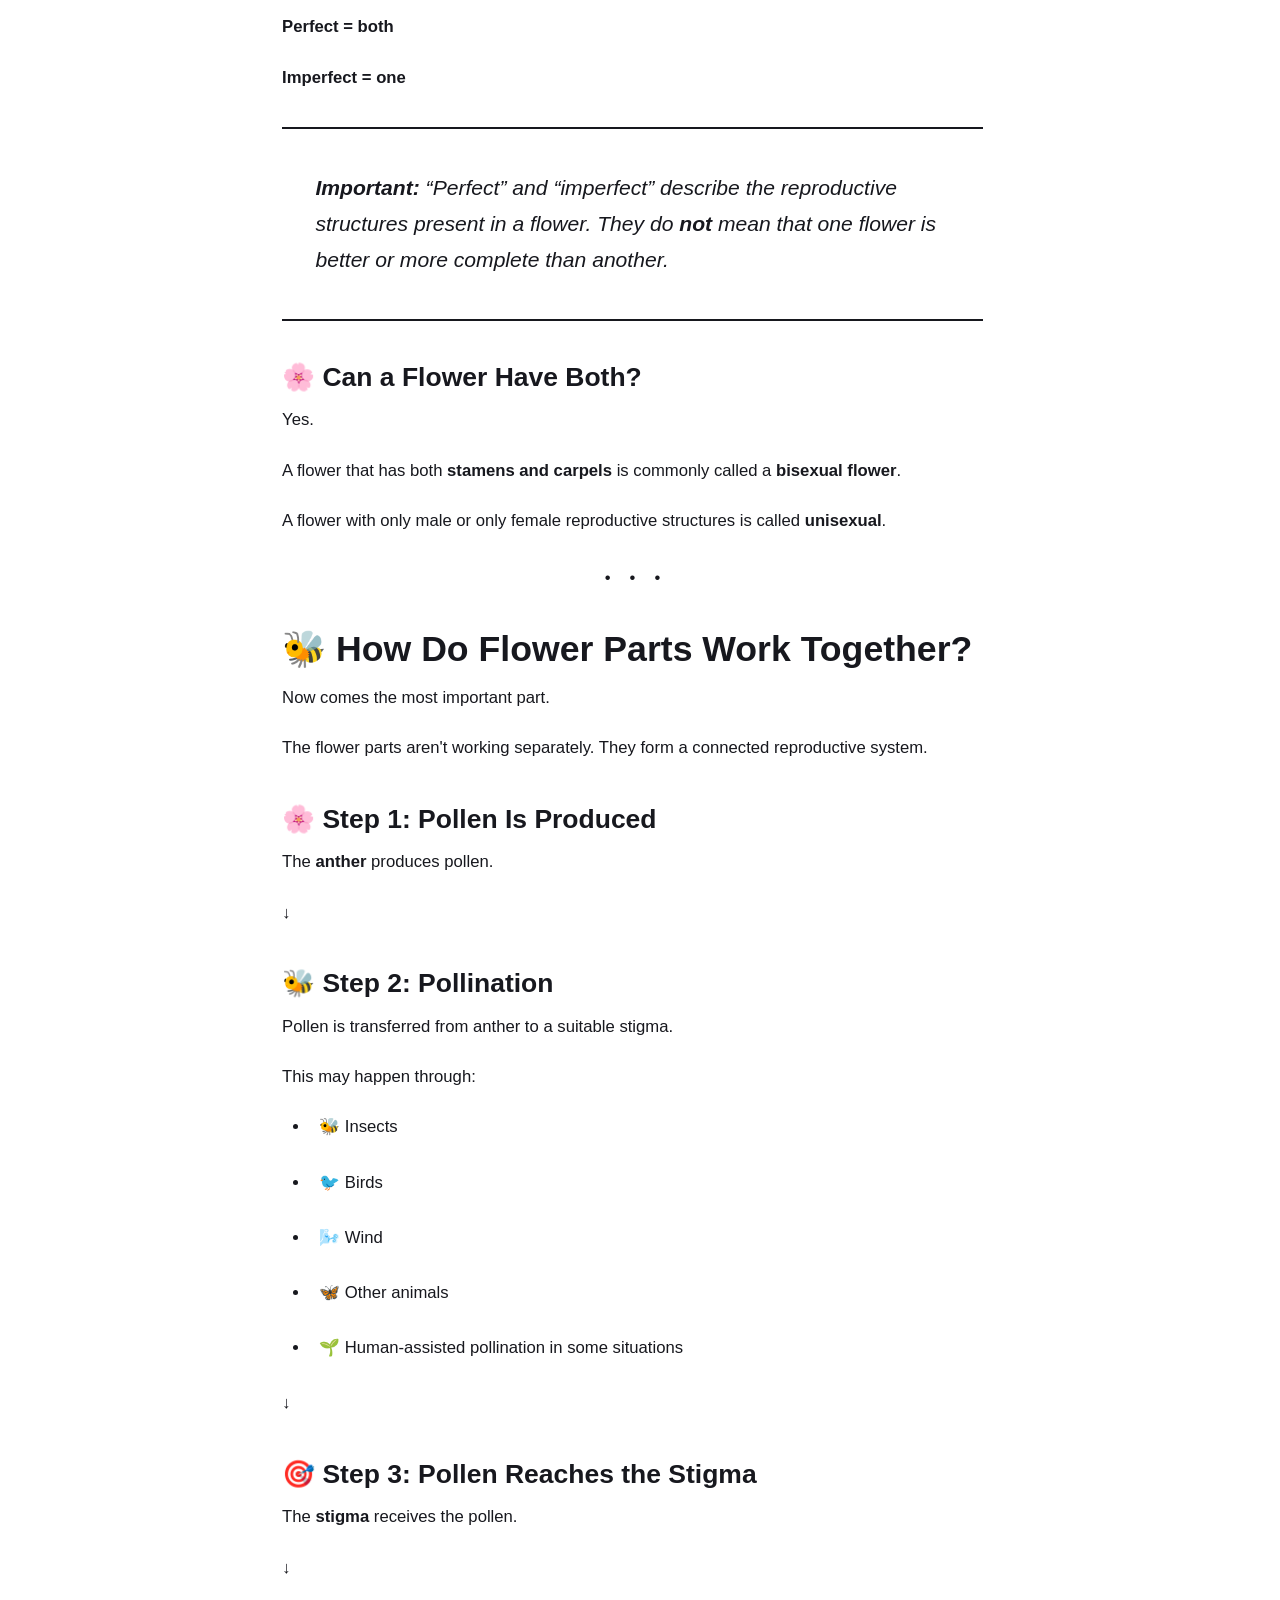
<file: parts-of-a-flower-and-their-functions-or-diagram-names-and-meaning.html>
<!DOCTYPE html><html lang="en-gb"><head><meta charset="utf-8"><meta http-equiv="X-UA-Compatible" content="IE=edge"><meta name="viewport" content="width=device-width,initial-scale=1"><title>🌸Parts of a Flower and Their Functions | Diagram, Names &amp; Meaning - montofact jungle test</title><meta name="description" content="Parts of a Flower and Their Functions for Kids (Free Printable PDF) Help your young learners master plant biology with our free, beautifully illustrated study guide. Download this printable Parts of a Flower PDF to get a high-quality labeled diagram, simple function tables, and fun&amp;hellip;"><meta name="generator" content="Publii Open-Source CMS for Static Site"><link rel="canonical" href="https://mohanramus-ops.github.io/montotestjungle/parts-of-a-flower-and-their-functions-or-diagram-names-and-meaning.html"><link rel="alternate" type="application/atom+xml" href="https://mohanramus-ops.github.io/montotestjungle/feed.xml" title="montofact jungle test - RSS"><link rel="alternate" type="application/json" href="https://mohanramus-ops.github.io/montotestjungle/feed.json" title="montofact jungle test - JSON"><meta property="og:title" content="🌸Parts of a Flower and Their Functions | Diagram, Names &amp; Meaning"><meta property="og:site_name" content="montofact jungle test"><meta property="og:description" content="Parts of a Flower and Their Functions for Kids (Free Printable PDF) Help your young learners master plant biology with our free, beautifully illustrated study guide. Download this printable Parts of a Flower PDF to get a high-quality labeled diagram, simple function tables, and fun&amp;hellip;"><meta property="og:url" content="https://mohanramus-ops.github.io/montotestjungle/parts-of-a-flower-and-their-functions-or-diagram-names-and-meaning.html"><meta property="og:type" content="article"><link rel="stylesheet" href="https://mohanramus-ops.github.io/montotestjungle/assets/css/style.css?v&#x3D;5e9aa3da08871fda10e066498bb9ddf7"><script type="application/ld+json">{"@context":"http://schema.org","@type":"Article","mainEntityOfPage":{"@type":"WebPage","@id":"https://mohanramus-ops.github.io/montotestjungle/parts-of-a-flower-and-their-functions-or-diagram-names-and-meaning.html"},"headline":"🌸Parts of a Flower and Their Functions | Diagram, Names & Meaning","datePublished":"2026-09-02T16:52+05:30","dateModified":"2026-09-06T20:54+05:30","description":"Parts of a Flower and Their Functions for Kids (Free Printable PDF) Help your young learners master plant biology with our free, beautifully illustrated study guide. Download this printable Parts of a Flower PDF to get a high-quality labeled diagram, simple function tables, and fun&hellip;","author":{"@type":"Person","name":"mohan","url":"https://mohanramus-ops.github.io/montotestjungle/authors/mohan/"},"publisher":{"@type":"Organization","name":"mohan"}}</script><noscript><style>img[loading] {
                    opacity: 1;
                }</style></noscript></head><body class="post-template"><header class="top js-header"><a class="logo" href="https://mohanramus-ops.github.io/montotestjungle/">montofact jungle test</a><nav class="navbar js-navbar"><button class="navbar__toggle js-toggle" aria-label="Menu" aria-haspopup="true" aria-expanded="false"><span class="navbar__toggle-box"><span class="navbar__toggle-inner">Menu</span></span></button><ul class="navbar__menu"><li class="active"><a href="https://mohanramus-ops.github.io/montotestjungle/parts-of-a-flower-and-their-functions-or-diagram-names-and-meaning.html" target="_self">home and garden</a></li></ul></nav></header><main class="post"><article class="content"><div class="hero hero--noimage"><header class="hero__content"><div class="wrapper"><h1>🌸Parts of a Flower and Their Functions | Diagram, Names &amp; Meaning</h1><div class="feed__meta content__meta"><a href="https://mohanramus-ops.github.io/montotestjungle/authors/mohan/" class="feed__author">mohan</a> <time datetime="2026-09-02T16:52" class="feed__date">September 2, 2026</time></div></div></header></div><div class="entry-wrapper content__entry"><h2><strong>Parts of a Flower and Their Functions for Kids (Free Printable PDF)</strong></h2><p><strong>Help your young learners master plant biology with our free, beautifully illustrated study guide. Download this printable Parts of a Flower PDF to get a high-quality labeled diagram, simple function tables, and fun memory tricks perfect for the classroom or home study!</strong></p><h2 data-start="593" data-end="607"><a>📥 [Download the Free Labeled Parts of a Flower Diagram &amp; Functions Worksheet</a></h2><p data-start="593" data-end="607"><a>PDF]</a></p><p class="PDq2pG_selectionAnchorContainer" data-start="593" data-end="607"><strong data-start="593" data-end="607">SEO title:</strong></p><blockquote data-start="608" data-end="677"><p data-start="610" data-end="677">🌸 Parts of a Flower and Their Functions | Diagram, Names &amp; Meaning</p></blockquote><p data-start="679" data-end="686"><strong data-start="679" data-end="686">H1:</strong></p><blockquote data-start="687" data-end="765"><p data-start="689" data-end="765">🌸 Parts of a Flower and Their Functions (Diagram + Easy Guide for Students)</p></blockquote><p data-start="767" data-end="788"><strong data-start="767" data-end="788">Meta description:</strong></p><blockquote data-start="789" data-end="973"><p data-start="791" data-end="973">Learn the parts of a flower with a labeled diagram, names and functions. Understand petal, sepal, stamen, pistil, anther, stigma, ovary and ovule with easy explanations for students.</p></blockquote><p>👤 <strong>Mohan R</strong> — Founder, Monto Fact Jungle<br>📅 <strong>Updated: September 2, 2026</strong></p><hr><p> </p><h2>🖼️ Parts of a Flower Diagram — Labeled</h2><figure class="post__image"><figure class="post__image"><img loading="lazy" src="https://mohanramus-ops.github.io/montotestjungle/media/posts/1/parts-of-a-flower-diagram-labeled-functions.webp" alt="Parts of a flower diagram labeled petal, sepal, stamen, anther, filament, pistil, stigma, style, ovary, ovule, receptacle and peduncle" width="1200" height="800" sizes="(max-width: 1920px) 100vw, 1920px" srcset="https://mohanramus-ops.github.io/montotestjungle/media/posts/1/responsive/parts-of-a-flower-diagram-labeled-functions-xs.webp 640w, https://mohanramus-ops.github.io/montotestjungle/media/posts/1/responsive/parts-of-a-flower-diagram-labeled-functions-sm.webp 768w, https://mohanramus-ops.github.io/montotestjungle/media/posts/1/responsive/parts-of-a-flower-diagram-labeled-functions-md.webp 1024w, https://mohanramus-ops.github.io/montotestjungle/media/posts/1/responsive/parts-of-a-flower-diagram-labeled-functions-lg.webp 1366w, https://mohanramus-ops.github.io/montotestjungle/media/posts/1/responsive/parts-of-a-flower-diagram-labeled-functions-xl.webp 1600w, https://mohanramus-ops.github.io/montotestjungle/media/posts/1/responsive/parts-of-a-flower-diagram-labeled-functions-2xl.webp 1920w"></figure><figcaption>Labeled parts of a flower showing the petal, sepal, stamen, pistil, anther, filament, stigma, style, ovary and ovule.</figcaption></figure><p>A labeled educational diagram of a flower showing its main parts and functions, including petals, sepals, stamen, anther, filament, pistil or carpel, stigma, style, ovary, ovule, receptacle and peduncle. The diagram also explains how pollination and fertilization lead to seed and fruit formation.</p><h3>🔍 How to Read the Diagram</h3><p class="isSelectedEnd">Think of the flower from <strong>outside to inside and top to bottom</strong>:</p><p class="isSelectedEnd"><strong>Petals + Sepals</strong><br>↓<br><strong>Stamen + Pistil/Carpel</strong><br>↓<br><strong>Anther + Filament / Stigma + Style + Ovary</strong><br>↓<br><strong>Ovules inside the ovary</strong><br>↓<br><strong>Receptacle + Peduncle at the base</strong></p><h3>📌 Diagram Tip for Students</h3><p class="isSelectedEnd">If your homework asks for a <strong>“parts of a flower diagram”</strong>, the most important labels to know are:</p><p class="isSelectedEnd"><strong>Petal, Sepal, Anther, Filament, Stigma, Style, Ovary and Ovule.</strong></p><p>Knowing these eight labels will cover most basic school-level flower diagrams.</p><p><strong>School tip:</strong> If your teacher asks you to <strong>draw and label a flower</strong>, make sure you can identify <strong>at least</strong> <strong>petal, sepal, anther, filament, stigma, style, ovary and ovule</strong>.</p><h2>📌 Quick Answer: What Are the Parts of a Flower?</h2><p>A typical flower has<strong> four main parts</strong>: <strong>sepals</strong>, <strong>petals</strong>, <strong>stamens</strong> (male reproductive structures), and <strong>carpels</strong> or <strong>pistils</strong> (female reproductive structures). </p><ul><li><p>🌸 <strong>Petals</strong> — often attract pollinators with their colour, shape, scent or patterns.</p></li><li><p>🍃 <strong>Sepals</strong> — protect the developing flower bud.</p></li><li><p>🟡 <strong>Stamen</strong> — the male reproductive structure; it consists of the <strong>anther and filament</strong>.</p></li><li><p>🟣 <strong>Pistil/Carpel</strong> — the female reproductive structure; it includes the <strong>stigma, style and ovary</strong>.</p></li></ul><p>Inside the ovary are <strong>ovules</strong>. After successful fertilization, an ovule develops into a <strong>seed</strong>, while the ovary often develops into a <strong>fruit</strong>.</p><p>In simple words:</p><p><strong>🌸 Flower → Pollination → Fertilization → Seed + Fruit</strong></p><p>Together, these parts allow a flower to attract pollinators, get pollinated, and produce seeds and fruit.</p><p>Explore our  <a href="https://montofactjungle.com/100-flowers-name-in-english-and-hindi/">100 Flowers Name guide</a></p><h2>🌸 Parts of a Flower — MFJ Flower Check</h2><p>Before we go deeper, here's the <strong>Monto Fact Jungle Flower Check</strong> — a super-fast way to remember what each part does.</p><table><thead><tr><th>Flower Part</th><th>MFJ Flower Check</th></tr></thead><tbody><tr><td>🌸 Petal</td><td>✅ Helps attract pollinators</td></tr><tr><td>🍃 Sepal</td><td>🛡️ Protects the developing bud</td></tr><tr><td>🟡 Anther</td><td>🧪 Produces pollen</td></tr><tr><td>🟢 Filament</td><td>🔗 Supports the anther</td></tr><tr><td>🟣 Stigma</td><td>🎯 Receives pollen</td></tr><tr><td>🟢 Style</td><td>🛣️ Provides the pathway for the pollen tube</td></tr><tr><td>🟠 Ovary</td><td>🏠 Contains ovules</td></tr><tr><td>🌱 Ovule</td><td>🌱 Develops into a seed after fertilization</td></tr><tr><td>🌿 Receptacle</td><td>🏗️ Supports and holds the flower parts</td></tr><tr><td>🌱 Peduncle</td><td>🌿 Supports the flower as its stalk</td></tr></tbody></table><h2>🔎 Real-Life Example: Look Closely at a Hibiscus Flower</h2><p>Take a <strong>hibiscus flower</strong> and look at it closely.</p><p>At first, you may notice only its large, colourful petals. But look toward the centre and you'll find several different flower parts working together.</p><p>🌸 The <strong>petals</strong> make the flower noticeable and can help attract pollinators.</p><p>🟡 The <strong>anthers</strong> produce pollen. In hibiscus, the anthers can be seen along the staminal structure surrounding the style.</p><p>🎯 At the tip of the female reproductive structure is the <strong>stigma</strong>, which receives pollen.</p><p>🟢 The <strong>style</strong> connects the stigma to the <strong>ovary</strong>.</p><p>🏠 Inside the ovary are <strong>ovules</strong>, which can develop into seeds after fertilization.</p><p>So, a flower is not just one structure. It is made up of several specialized parts, each with an important role. Read <a href="https://montofactjungle.com/100-flowers-name-in-english-and-hindi/">100 Flowers Name in English and Hindi</a></p><h3>🌸 Try It Yourself</h3><p>If you have access to a hibiscus or another flower, observe it without plucking it unnecessarily.</p><p>Can you find:</p><p><strong>Petal → Sepal → Anther → Filament → Stigma → Style → Ovary</strong></p><p>This simple observation can make a <strong>parts of a flower diagram</strong> much easier to understand because you are seeing the structures in a real flower.</p><hr><h2>🌼 What Is a Flower?</h2><p>A <strong>flower is the reproductive structure of a flowering plant</strong>.</p><p>Flowering plants use flowers to help with reproduction. The flower contains structures that can produce pollen, receive pollen and, in many flowers, contain ovules. Different flowers can have very different shapes, colours and structures. Some flowers are bright and colourful, while others are small, pale or adapted for wind pollination.</p><h2>🌺 The 4 Main Parts of a Flower</h2><p>Let's understand the four main parts one by one.</p><hr><h2>🌸 1. Petal</h2><p><strong>Petals</strong> are often the colourful parts of a flower.</p><p>Their colour, pattern, shape and sometimes scent can help attract pollinators such as <strong>bees, butterflies, birds and other animals</strong>.</p><h3>Main Function of Petals</h3><ul><li><p>🌸 Help attract pollinators</p></li><li><p>👀 Make the flower noticeable</p></li><li><p>🐝 Can provide visual or scent cues to pollinators</p></li><li><p>🎯 In some flowers, patterns help guide pollinators toward the centre</p></li></ul><h3>🧠 Easy Memory Trick</h3><p><strong>Petal = Attract</strong></p><hr><h2>🍃 2. Sepal</h2><p><strong>Sepals</strong> are usually found below the petals.</p><p>Together, the sepals are called the <strong>calyx</strong>.</p><p>They are often green and leaf-like, although their appearance varies between plants.</p><h3>Main Function of Sepals</h3><p>Their major role is to <strong>protect the developing flower bud before it opens</strong>.</p><p>Think of the sepal as a protective cover around a young flower.</p><h3>🧠 Easy Memory Trick</h3><p><strong>Sepal = Protect</strong></p><hr><h2>🟡 3. Stamen — Male Reproductive Part</h2><p>The <strong>stamen</strong> is the male reproductive structure of a typical flower.</p><p>It has two main parts:</p><ol><li><p>🟡 <strong>Anther</strong></p></li><li><p>🟢 <strong>Filament</strong></p></li></ol><h3>🟡 Anther</h3><p>The <strong>anther</strong> is usually found at the top of the filament.</p><p>It produces and releases <strong>pollen</strong>, which carries the male reproductive cells involved in plant reproduction.</p><h3>🟢 Filament</h3><p>The <strong>filament</strong> is the stalk that supports the anther.</p><h3>🧠 Easy Memory Trick</h3><p><strong>Anther = Pollen</strong><br><strong>Filament = Holds the anther</strong></p><p>So:</p><p><strong>Stamen = Anther + Filament</strong></p><hr><h2>🟣 4. Pistil or Carpel — Female Reproductive Structure</h2><p>The female reproductive structure is commonly called the <strong>pistil</strong>.</p><p>A <strong>carpel</strong> is an individual female reproductive unit, and a pistil may consist of one carpel or several carpels.</p><p>For Class 4–7 learning, remember the basic structure:</p><p><strong>Pistil = Stigma + Style + Ovary</strong></p><p>Let's understand each part.</p><hr><h2>🎯 Stigma</h2><p>The <strong>stigma</strong> is at the top of the pistil.</p><p>It receives pollen during pollination.</p><p>It is often sticky or textured, helping pollen grains attach to it.</p><h3>🧠 Remember:</h3><p><strong>Stigma = Receives pollen</strong></p><hr><h2>🛣️ Style</h2><p>The <strong>style</strong> connects the stigma to the ovary.</p><p>After compatible pollen lands on the stigma, a <strong>pollen tube</strong> can grow through the style toward an ovule.</p><h3>🧠 Remember:</h3><p><strong>Style = Pathway</strong></p><hr><h2>🏠 Ovary</h2><p>The <strong>ovary</strong> is at the base of the pistil.</p><p>It contains one or more <strong>ovules</strong>.</p><p>After fertilization, the ovary <strong>often develops into a fruit</strong>.</p><h3>🧠 Remember:</h3><p><strong>Ovary = Holds ovules</strong></p><hr><h2>🌱 Ovule</h2><p>The <strong>ovules</strong> are located inside the ovary.</p><p>After fertilization, an ovule <strong>develops into a seed</strong>.</p><p>This is one of the most important relationships to remember:</p><h3>🌱 Ovule → Seed</h3><h3>🍎 Ovary → Fruit</h3><p>Not every fruit develops in exactly the same way, but in many flowering plants the ovary contributes to the fruit.</p><hr><h2>🌸 Reproductive and Accessory Parts of a Flower</h2><p>A flower can be understood through two broad groups of structures:</p><ul><li><p>🟡 <strong>Reproductive parts</strong> — the <strong>stamen</strong> and <strong>pistil/carpel</strong>, which are directly involved in sexual reproduction.</p></li><li><p>🌸 <strong>Accessory/supporting parts</strong> — structures such as <strong>petals, sepals, receptacle and peduncle</strong>, which support, protect or help the reproductive process.</p></li></ul><h3>🌸 Petals — Attract Pollinators</h3><p>Petals are often colourful and may have patterns or scents that help attract pollinators such as bees, butterflies and birds.</p><p><strong>Remember:</strong><br>🌸 <strong>Petal = Attract</strong></p><h3>🍃 Sepals — Protect the Flower Bud</h3><p>Sepals are usually found below the petals. Together, they form the <strong>calyx</strong>.</p><p>Their main function is to protect the developing flower bud before it opens.</p><p><strong>Remember:</strong><br>🍃 <strong>Sepal = Protect</strong></p><h3>🌿 Receptacle — Flower's Supporting Base</h3><p>The <strong>receptacle</strong> is the base of the flower where the floral parts are attached.</p><p>Think of it as the flower's <strong>supporting platform</strong>.</p><p><strong>Remember:</strong><br>🌿 <strong>Receptacle = Base</strong></p><h3>🌱 Peduncle — Flower Stalk</h3><p>The <strong>peduncle</strong> is the stalk that supports a flower or, in some plants, a flower cluster.</p><p><strong>Remember:</strong><br>🌱 <strong>Peduncle = Stalk</strong></p><h3>⚡ Quick Difference</h3><p><strong>Petal → attracts</strong><br><strong>Sepal → protects</strong><br><strong>Receptacle → supports the flower parts</strong><br><strong>Peduncle → supports the flower/flower cluster</strong></p><hr><h2>📊 Complete Parts of a Flower and Their Functions</h2><table><thead><tr><th>Flower Part</th><th>Where Is It?</th><th>Main Function</th></tr></thead><tbody><tr><td>🌸 Petal</td><td>Around the centre</td><td>Helps attract pollinators</td></tr><tr><td>🍃 Sepal</td><td>Below petals</td><td>Protects developing bud</td></tr><tr><td>🟡 Anther</td><td>Top of stamen</td><td>Produces pollen</td></tr><tr><td>🟢 Filament</td><td>Below anther</td><td>Supports anther</td></tr><tr><td>🟣 Stigma</td><td>Top of pistil</td><td>Receives pollen</td></tr><tr><td>🟢 Style</td><td>Between stigma and ovary</td><td>Pollen-tube pathway</td></tr><tr><td>🟠 Ovary</td><td>Base of pistil</td><td>Contains ovules; often develops into fruit</td></tr><tr><td>🌱 Ovule</td><td>Inside ovary</td><td>Develops into a seed after fertilization</td></tr><tr><td>🌿 Receptacle</td><td>Flower base</td><td>Supports/holds flower parts</td></tr><tr><td>🌱 Peduncle</td><td>Flower stalk</td><td>Supports the flower or flower cluster</td></tr></tbody></table><hr><h2>🧑‍🤝‍🧑 Male vs Female Parts of a Flower</h2><table><thead><tr><th>Male Reproductive Structure</th><th>Female Reproductive Structure</th></tr></thead><tbody><tr><td>🟡 <strong>Stamen</strong></td><td>🟣 <strong>Pistil/Carpel</strong></td></tr><tr><td>Anther + Filament</td><td>Stigma + Style + Ovary</td></tr><tr><td>Produces pollen</td><td>Receives pollen</td></tr><tr><td>Pollen carries male reproductive cells</td><td>Ovary contains ovules</td></tr></tbody></table><h2>🌺 Perfect vs Imperfect Flowers</h2><p>You may also hear the terms <strong>perfect flower</strong> and <strong>imperfect flower</strong> in plant science.</p><h3>🌸 What Is a Perfect Flower?</h3><p>A <strong>perfect flower</strong> has <strong>both stamens and carpels/pistils</strong> in the same flower.</p><p>So it has both:</p><p>🟡 <strong>Male reproductive structure → Stamen</strong></p><p>and</p><p>🟣 <strong>Female reproductive structure → Carpel/Pistil</strong></p><p>A perfect flower is also commonly described as <strong>bisexual</strong>.</p><h3>🌼 What Is an Imperfect Flower?</h3><p>An <strong>imperfect flower</strong> has <strong>only one type of reproductive structure</strong>:</p><ul><li><p>🟡 <strong>Staminate flower</strong> → has stamens but no functional carpels</p></li><li><p>🟣 <strong>Carpellate/Pistillate flower</strong> → has carpels but no functional stamens</p></li></ul><p>These flowers are called <strong>unisexual</strong>.</p><h3>📊 Perfect vs Imperfect Flower</h3><table><thead><tr><th>Feature</th><th>🌸 Perfect Flower</th><th>🌼 Imperfect Flower</th></tr></thead><tbody><tr><td>Stamen</td><td>✅ Present</td><td>✅ or ❌</td></tr><tr><td>Carpel/Pistil</td><td>✅ Present</td><td>✅ or ❌</td></tr><tr><td>Male + female structures in same flower</td><td>✅ Yes</td><td>❌ No</td></tr><tr><td>Also called</td><td>Bisexual</td><td>Unisexual</td></tr></tbody></table><h3>🧠 Easy Memory Trick</h3><p><strong>Perfect = both</strong></p><p><strong>Imperfect = one</strong></p><blockquote><p><strong>Important:</strong> “Perfect” and “imperfect” describe the reproductive structures present in a flower. They do <strong>not</strong> mean that one flower is better or more complete than another.</p></blockquote><h3>🌸 Can a Flower Have Both?</h3><p>Yes.</p><p>A flower that has both <strong>stamens and carpels</strong> is commonly called a <strong>bisexual flower</strong>.</p><p>A flower with only male or only female reproductive structures is called <strong>unisexual</strong>.</p><hr><h2>🐝 How Do Flower Parts Work Together?</h2><p>Now comes the most important part.</p><p>The flower parts aren't working separately. They form a connected reproductive system.</p><h3>🌸 Step 1: Pollen Is Produced</h3><p>The <strong>anther</strong> produces pollen.</p><p>↓</p><h3>🐝 Step 2: Pollination</h3><p>Pollen is transferred from anther to a suitable stigma.</p><p>This may happen through:</p><ul><li><p>🐝 Insects</p></li><li><p>🐦 Birds</p></li><li><p>🌬️ Wind</p></li><li><p>🦋 Other animals</p></li><li><p>🌱 Human-assisted pollination in some situations</p></li></ul><p>↓</p><h3>🎯 Step 3: Pollen Reaches the Stigma</h3><p>The <strong>stigma</strong> receives the pollen.</p><p>↓</p><h3>🛣️ Step 4: Pollen Tube Grows</h3><p>A pollen tube can grow from the pollen grain through the <strong>style</strong> toward an ovule.</p><p>↓</p><h3>✨ Step 5: Fertilization</h3><p>The male reproductive cell reaches the female reproductive cell associated with the ovule and <strong>fertilization occurs</strong>.</p><p>↓</p><h3>🌱 Step 6: Seed Formation</h3><p>The fertilized <strong>ovule develops into a seed</strong>.</p><p>↓</p><h3>🍎 Step 7: Fruit Formation</h3><p>The <strong>ovary often develops into a fruit</strong>.</p><h3>The whole journey:</h3><p><strong>Anther → Pollen → Stigma → Style → Ovule → Fertilization → Seed</strong></p><p>and</p><p><strong>Ovary → Fruit</strong></p><hr><h2>⚠️ Pollination vs Fertilization — Don't Mix Them Up!</h2><p>This is one of the most common school mistakes.</p><table><thead><tr><th>Pollination</th><th>Fertilization</th></tr></thead><tbody><tr><td>Transfer of pollen to the stigma</td><td>Fusion of male and female reproductive cells</td></tr><tr><td>Happens first</td><td>Happens later</td></tr><tr><td>Involves pollen transfer</td><td>Involves reproductive-cell fusion</td></tr><tr><td>Anther → Stigma</td><td>Male cell → Female cell</td></tr></tbody></table><h3>🧠 Easy Memory Trick</h3><p><strong>Pollination = Pollen reaches the stigma</strong></p><p><strong>Fertilization = Reproductive cells fuse</strong></p><p>So:</p><p><strong>Pollination ≠ Fertilization</strong></p><hr><h2>🌱 How Does a Flower Become a Seed?</h2><p>This is the simple sequence:</p><p><strong>Flower → Pollination → Fertilization → Ovule → Seed</strong></p><p>The ovule is located inside the ovary.</p><p>After fertilization, the ovule develops into a seed containing the young plant embryo and other structures needed for development.</p><p>That tiny seed can eventually grow into a new plant when suitable conditions are available.</p><p>👉 Learn more about seeds in our <a href="https://chatgpt.com/seeds-name-in-english-and-hindi/">50 Seeds Name in English and Hindi with Pictures</a>.</p><hr><h2>🍎 How Does a Flower Become a Fruit?</h2><p>Here's another important connection:</p><p><strong>Flower → Fertilization → Ovary develops → Fruit</strong></p><p>In many flowering plants, the ovary develops into the fruit after fertilization.</p><p>That means the fruit on your plate has a fascinating connection to a flower that existed earlier.</p><p>For example, when you eat an apple, mango or guava, you're eating a structure that developed from a flower's reproductive system.</p><p>👉 You can continue learning with our <a href="https://chatgpt.com/100-fruits-name-in-english-and-hindi-list/">100 Fruits Name in English and Hindi</a>.</p><hr><h2>❌ Common Mistakes About Flower Parts</h2><h3>❌ “Ovary is the seed.”</h3><p><strong>Wrong.</strong></p><p>The ovary contains ovules. After fertilization, the ovules develop into seeds.</p><h3>❌ “Anther and stamen are the same.”</h3><p><strong>Wrong.</strong></p><p>The anther is one part of the stamen.</p><p><strong>Stamen = Anther + Filament</strong></p><h3>❌ “Every flower has bright colourful petals.”</h3><p><strong>Wrong.</strong></p><p>Some flowers are small or less colourful, especially flowers adapted to wind pollination.</p><h3>❌ “Every flower has both male and female parts.”</h3><p><strong>Wrong.</strong></p><p>Some flowers are <strong>unisexual</strong>.</p><h3>❌ “Pollination and fertilization are the same.”</h3><p><strong>Wrong.</strong></p><p>Pollination is pollen transfer to the stigma. Fertilization is the later fusion of reproductive cells.</p><hr><h2>🧠 Flower Parts Memory Tricks</h2><p>Here are five quick tricks for revision.</p><h3>🌸 Petal = Attract</h3><p>Think:</p><p><strong>Pretty petals → attract pollinators</strong></p><h3>🍃 Sepal = Protect</h3><p>Think:</p><p><strong>Sepals protect the baby flower bud.</strong></p><h3>🟡 Anther = Pollen</h3><p>Think:</p><p><strong>Anther → pollen</strong></p><h3>🎯 Stigma = Receive</h3><p>Think:</p><p><strong>Stigma catches/receives pollen.</strong></p><h3>🌱 Ovule = Seed</h3><p>This is the big one:</p><p><strong>Ovule → Seed</strong></p><p>And:</p><p><strong>Ovary → Fruit</strong></p><hr><h2>🔬 Be a Flower Detective</h2><p>You don't always need a textbook to learn plant science.</p><p>Find a flower near your home, garden or park — <strong>but don't pluck it unnecessarily</strong>.</p><p>Try to observe:</p><p>☐ Petals<br>☐ Sepals<br>☐ Anther<br>☐ Filament<br>☐ Stigma<br>☐ Style<br>☐ Flower stalk</p><p>Then ask yourself:</p><ul><li><p>🌸 What colour are the petals?</p></li><li><p>🐝 Are any insects visiting the flower?</p></li><li><p>👃 Does it have a noticeable smell?</p></li><li><p>🟡 Can you see pollen?</p></li><li><p>🎯 Can you find the stigma?</p></li><li><p>✏️ Can you draw the flower and label its parts?</p></li></ul><h3>🎒 Mini School Activity</h3><p>Draw a flower in your notebook and label:</p><p><strong>Petal → Sepal → Anther → Filament → Stigma → Style → Ovary → Ovule</strong></p><p>This turns a normal flower into a small science lesson.</p><hr><h2>🤩 Interesting Facts About Flowers</h2><h3>🌸 1. Not all flowers look alike</h3><p>Flowers can be tiny, huge, brightly coloured, pale, scented or almost unnoticed.</p><h3>🐝 2. Pollinators are diverse</h3><p>Bees and butterflies are famous pollinators, but birds, bats and other animals can also pollinate flowers.</p><h3>🌬️ 3. Some flowers use wind</h3><p>Not every flower needs insects or animals for pollination. Some plants rely on wind to move pollen.</p><h3>🍎 4. Fruit can begin with a flower</h3><p>In many flowering plants, the ovary develops into the fruit.</p><h3>🌱 5. Seeds can begin inside a flower</h3><p>Ovules are found inside the ovary, and after fertilization they develop into seeds.</p><h3>🌺 6. Flowers can be bisexual or unisexual</h3><p>Some flowers contain both stamens and carpels, while others have only male or only female reproductive structures.</p><hr><h1>📝 Quick Revision: Parts of a Flower</h1><table><thead><tr><th>Part</th><th>Remember This</th></tr></thead><tbody><tr><td>🌸 Petal</td><td>Attracts</td></tr><tr><td>🍃 Sepal</td><td>Protects</td></tr><tr><td>🟡 Anther</td><td>Produces pollen</td></tr><tr><td>🟢 Filament</td><td>Supports anther</td></tr><tr><td>🎯 Stigma</td><td>Receives pollen</td></tr><tr><td>🛣️ Style</td><td>Pollen-tube pathway</td></tr><tr><td>🟠 Ovary</td><td>Contains ovules → often fruit</td></tr><tr><td>🌱 Ovule</td><td>Seed after fertilization</td></tr><tr><td>🌿 Receptacle</td><td>Flower base</td></tr><tr><td>🌱 Peduncle</td><td>Flower stalk</td></tr></tbody></table><hr><h1>🎯 One-Minute Flower Revision</h1><p>If you have only one minute before your test, remember this:</p><p><strong>🌸 Petal → Attract</strong></p><p><strong>🍃 Sepal → Protect</strong></p><p><strong>🟡 Stamen → Male reproductive structure</strong></p><p><strong>🟡 Anther → Pollen</strong></p><p><strong>🟢 Filament → Supports anther</strong></p><p><strong>🟣 Pistil/Carpel → Female reproductive structure</strong></p><p><strong>🎯 Stigma → Receives pollen</strong></p><p><strong>🛣️ Style → Pollen-tube pathway</strong></p><p><strong>🟠 Ovary → Contains ovules</strong></p><p><strong>🌱 Ovule → Seed</strong></p><p><strong>🍎 Ovary → Often fruit</strong></p><p><strong>🐝 Pollination → Pollen reaches stigma</strong></p><p><strong>✨ Fertilization → Male and female reproductive cells fuse</strong></p><hr><h1>🧠 Quiz: How Much Did You Learn?</h1><h3>1. What are the four main parts of a typical flower?</h3><p>A. Root, stem, leaf, fruit<br>B. Petal, sepal, stamen, pistil<br>C. Seed, root, stem, leaf<br>D. Anther, ovule, root, leaf</p><p><strong>Answer: B</strong></p><hr><h3>2. Which part produces pollen?</h3><p>A. Stigma<br>B. Ovary<br>C. Anther<br>D. Sepal</p><p><strong>Answer: C — Anther</strong></p><hr><h3>3. Which part supports the anther?</h3><p>A. Filament<br>B. Style<br>C. Ovule<br>D. Petal</p><p><strong>Answer: A — Filament</strong></p><hr><h3>4. Which part receives pollen?</h3><p>A. Ovary<br>B. Stigma<br>C. Sepal<br>D. Receptacle</p><p><strong>Answer: B — Stigma</strong></p><hr><h3>5. What does the ovary contain?</h3><p>A. Petals<br>B. Stamens<br>C. Ovules<br>D. Pollen only</p><p><strong>Answer: C — Ovules</strong></p><hr><h3>6. What does an ovule develop into after fertilization?</h3><p>A. Leaf<br>B. Seed<br>C. Petal<br>D. Root</p><p><strong>Answer: B — Seed</strong></p><hr><h3>7. What does the ovary often develop into?</h3><p>A. Fruit<br>B. Leaf<br>C. Pollen<br>D. Root</p><p><strong>Answer: A — Fruit</strong></p><hr><h3>8. What is pollination?</h3><p>A. Fusion of reproductive cells<br>B. Growth of a root<br>C. Transfer of pollen to a stigma<br>D. Formation of leaves</p><p><strong>Answer: C</strong></p><hr><h3>9. Which structure is part of the stamen?</h3><p>A. Stigma<br>B. Ovary<br>C. Anther<br>D. Ovule</p><p><strong>Answer: C — Anther</strong></p><hr><h3>10. Which statement is correct?</h3><p>A. Pollination and fertilization are the same<br>B. Every flower has both male and female parts<br>C. Ovules are found inside the ovary<br>D. Anther is the entire stamen</p><p><strong>Answer: C</strong></p><hr><h1>❓ Frequently Asked Questions About Parts of a Flower</h1><h3>1. What are the four main parts of a flower?</h3><p>The four main parts of a typical flower are <strong>petals, sepals, stamens and pistils/carpels</strong>.</p><h3>2. What is the male part of a flower?</h3><p>The <strong>stamen</strong> is the male reproductive structure. It consists mainly of the <strong>anther and filament</strong>.</p><h3>3. What is the female part of a flower?</h3><p>The <strong>pistil/carpel</strong> is the female reproductive structure. It includes the <strong>stigma, style and ovary</strong>.</p><h3>4. What does the anther do?</h3><p>The anther produces and releases <strong>pollen</strong>.</p><h3>5. What is the function of the stigma?</h3><p>The stigma <strong>receives pollen</strong> during pollination.</p><h3>6. What is inside the ovary?</h3><p>The ovary contains one or more <strong>ovules</strong>.</p><h3>7. What does an ovule become?</h3><p>After fertilization, an ovule develops into a <strong>seed</strong>.</p><h3>8. What does the ovary become?</h3><p>In many flowering plants, the ovary develops into a <strong>fruit</strong>.</p><h3>9. What is the difference between pollination and fertilization?</h3><p><strong>Pollination</strong> is the transfer of pollen to the stigma.</p><p><strong>Fertilization</strong> is the fusion of male and female reproductive cells.</p><h3>10. Do all flowers have exactly the same parts?</h3><p>No. Flower structures vary among plants, and some flowers may lack or modify some of the typical parts.</p><h3>11. What is the difference between a pistil and a carpel?</h3><p>A <strong>carpel</strong> is an individual female reproductive unit. A <strong>pistil</strong> may consist of one carpel or several carpels.</p><h3>12. Why are petals colourful?</h3><p>In many flowers, petal colour, patterns and scent help attract pollinators.</p><h1>🌱 From Flower to Fruit to Seed</h1><p>Now you know something really amazing:</p><p>A flower isn't just something beautiful.</p><p>It can be the beginning of a whole new generation of plants.</p><p><strong>🌸 Flower</strong></p><p>↓</p><p><strong>🟡 Pollen</strong></p><p>↓</p><p><strong>🐝 Pollination</strong></p><p>↓</p><p><strong>🎯 Stigma</strong></p><p>↓</p><p><strong>🛣️ Pollen Tube</strong></p><p>↓</p><p><strong>✨ Fertilization</strong></p><p>↓</p><p><strong>🌱 Ovule → Seed</strong></p><p>↓</p><p><strong>🍎 Ovary → Fruit</strong></p><p>So the next time you see a flower, look closely.</p><p>You may be looking at the beginning of a <strong>fruit, a seed and eventually a new plant</strong>. 🌱🌸</p><h2 dir="ltr">📚 References</h2><p dir="ltr">This article was written and fact-checked using information from trusted botanical and educational sources:</p><ol dir="ltr"><li>American Museum of Natural History — <a href="https://www.amnh.org/learn-teach/curriculum-collections/biodiversity-counts/plant-identification/plant-morphology/parts-of-a-flower">Parts of a Flower: An Illustrated Guide</a></li><li>Royal Horticultural Society (RHS) — <a href="https://www.rhs.org.uk/education-learning/school-gardening/resources/curriculum-linked/flower-structure-diagram">Science Focus: Parts of Flowering Plants</a></li><li>University of Florida IFAS Extension — <a href="https://gardeningsolutions.ifas.ufl.edu/plants/ornamentals/parts-of-a-flower/">Parts of a Flower – Gardening Solutions</a></li></ol><p>Simplified and explained for students by Monto Fact Jungle.</p><h2 dir="ltr">🔗 Continue Learning — Related Articles at Monto Fact Jungle</h2><ul dir="ltr"><li>🌸 <a href="https://montofactjungle.com/100-flowers-name-in-english-and-hindi/">100 Flowers Name in English and Hindi</a></li><li>🥦 <a href="https://montofactjungle.com/vegetables-name-a-to-z-in-english-and-hindi/">Vegetables Name A to Z in English and Hindi</a></li><li>🍎 <a href="https://montofactjungle.com/100-fruits-name-in-english-and-hindi-list/">Fruits Name in English and Hindi</a></li><li>🌶 <a href="https://montofactjungle.com/spices-name-in-english-and-hindi/">Spices Name in English and Hindi</a></li><li>🐦 <a href="https://montofactjungle.com/birds-name-in-hindi-and-english/">Birds Name in Hindi and English</a></li><li>🧠 <a href="https://montofactjungle.com/100-body-parts-name-list/">100 Body Parts Name in English and Hindi</a></li><li>🔤 <a href="https://montofactjungle.com/abcd-chart/">ABCD Chart with Pictures</a></li></ul><p> </p><p><script type="application/ld+json">{
  "@context": "https://schema.org",
  "@type": "FAQPage",
  "mainEntity": [
    {
      "@type": "Question",
      "name": "What are the four main parts of a flower?",
      "acceptedAnswer": {
        "@type": "Answer",
        "text": "The four main parts of a typical flower are petals, sepals, stamens and pistils/carpels."
      }
    },
    {
      "@type": "Question",
      "name": "What is the male part of a flower?",
      "acceptedAnswer": {
        "@type": "Answer",
        "text": "The stamen is the male reproductive structure. It consists mainly of the anther and filament."
      }
    },
    {
      "@type": "Question",
      "name": "What is the female part of a flower?",
      "acceptedAnswer": {
        "@type": "Answer",
        "text": "The pistil/carpel is the female reproductive structure. It includes the stigma, style and ovary."
      }
    },
    {
      "@type": "Question",
      "name": "What does the anther do?",
      "acceptedAnswer": {
        "@type": "Answer",
        "text": "The anther produces and releases pollen."
      }
    },
    {
      "@type": "Question",
      "name": "What is the function of the stigma?",
      "acceptedAnswer": {
        "@type": "Answer",
        "text": "The stigma receives pollen during pollination."
      }
    },
    {
      "@type": "Question",
      "name": "What is inside the ovary?",
      "acceptedAnswer": {
        "@type": "Answer",
        "text": "The ovary contains one or more ovules."
      }
    },
    {
      "@type": "Question",
      "name": "What does an ovule become?",
      "acceptedAnswer": {
        "@type": "Answer",
        "text": "After fertilization, an ovule develops into a seed."
      }
    },
    {
      "@type": "Question",
      "name": "What does the ovary become?",
      "acceptedAnswer": {
        "@type": "Answer",
        "text": "In many flowering plants, the ovary develops into a fruit."
      }
    },
    {
      "@type": "Question",
      "name": "What is the difference between pollination and fertilization?",
      "acceptedAnswer": {
        "@type": "Answer",
        "text": "Pollination is the transfer of pollen to the stigma. Fertilization is the fusion of male and female reproductive cells."
      }
    },
    {
      "@type": "Question",
      "name": "Do all flowers have exactly the same parts?",
      "acceptedAnswer": {
        "@type": "Answer",
        "text": "No. Flower structures vary among plants, and some flowers may lack or modify some of the typical parts."
      }
    },
    {
      "@type": "Question",
      "name": "What is the difference between a pistil and a carpel?",
      "acceptedAnswer": {
        "@type": "Answer",
        "text": "A carpel is an individual female reproductive unit. A pistil may consist of one carpel or several carpels."
      }
    },
    {
      "@type": "Question",
      "name": "Why are petals colourful?",
      "acceptedAnswer": {
        "@type": "Answer",
        "text": "In many flowers, petal colour, patterns and scent help attract pollinators."
      }
    }
  ]
}</script></p></div><footer class="content__footer"><div class="entry-wrapper"><p class="content__updated">This article was updated on September 6, 2026</p><div class="content__actions"><div class="content__share"><button class="btn--icon content__share-button js-content__share-button"><svg width="20" height="20" aria-hidden="true"><use xlink:href="https://mohanramus-ops.github.io/montotestjungle/assets/svg/svg-map.svg#share"></use></svg> <span>Share It</span></button><div class="content__share-popup js-content__share-popup"></div></div></div><div class="content__bio bio"><div><h3 class="h4 bio__name"><a href="https://mohanramus-ops.github.io/montotestjungle/authors/mohan/" rel="author">mohan</a></h3></div></div></div><nav class="content__nav"><div class="wrapper"><div class="content__nav-inner"><div class="content__nav-next"><a href="https://mohanramus-ops.github.io/montotestjungle/do-birds-pee.html" class="content__nav-link" rel="next"><div><span>Next</span> 💧Do Birds Pee? The Surprising Science Behind Bird Poop</div></a></div></div></div></nav></footer></article></main><footer class="footer footer--glued"><div class="wrapper"><div class="footer__copyright"><p>Powered by Publii</p></div><button id="backToTop" class="footer__bttop" aria-label="Back to top" title="Back to top"><svg width="20" height="20"><use xlink:href="https://mohanramus-ops.github.io/montotestjungle/assets/svg/svg-map.svg#toparrow"/></svg></button></div></footer><script defer="defer" src="https://mohanramus-ops.github.io/montotestjungle/assets/js/scripts.min.js?v&#x3D;dafec4f87fead6718cb125f0b0fc8441"></script><script>window.publiiThemeMenuConfig={mobileMenuMode:'sidebar',animationSpeed:300,submenuWidth: 'auto',doubleClickTime:500,mobileMenuExpandableSubmenus:true,relatedContainerForOverlayMenuSelector:'.top'};</script><script>var images = document.querySelectorAll('img[loading]');
        for (var i = 0; i < images.length; i++) {
            if (images[i].complete) {
                images[i].classList.add('is-loaded');
            } else {
                images[i].addEventListener('load', function () {
                    this.classList.add('is-loaded');
                }, false);
            }
        }</script></body></html>
</file>
